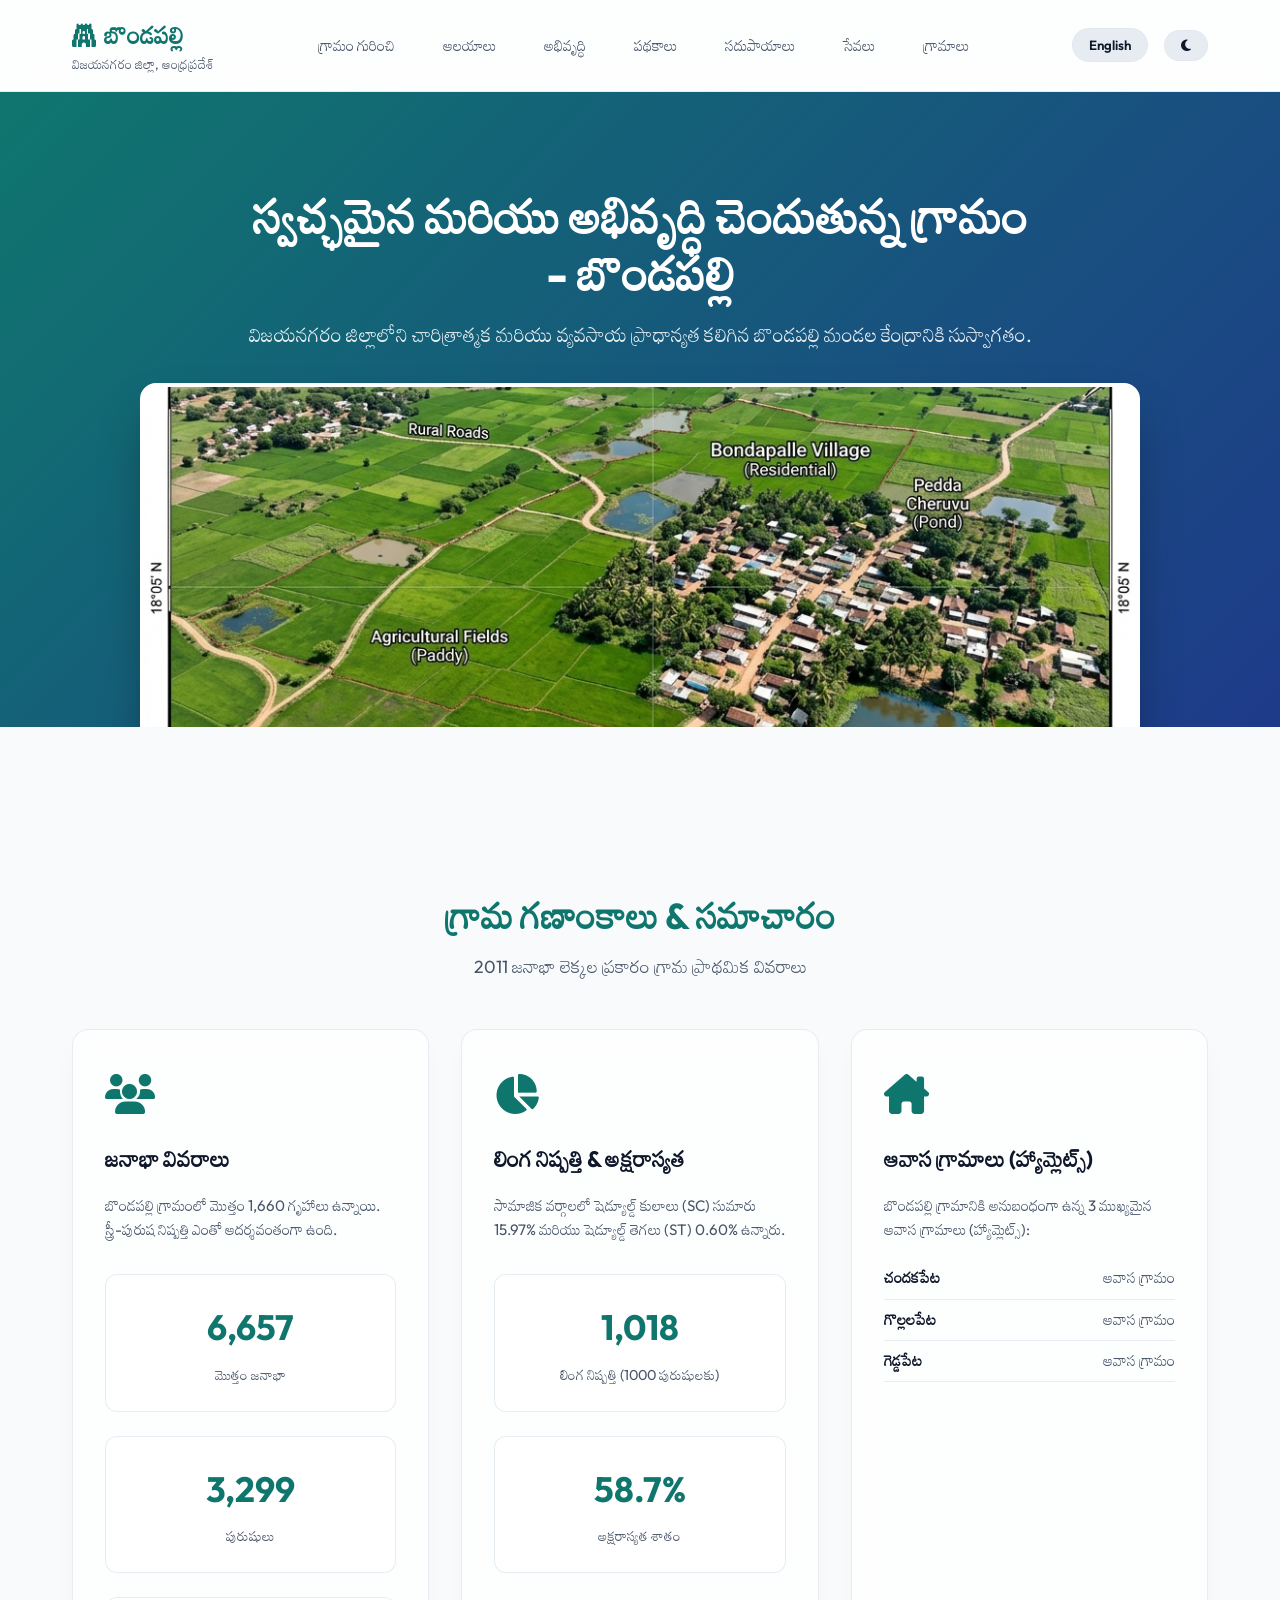
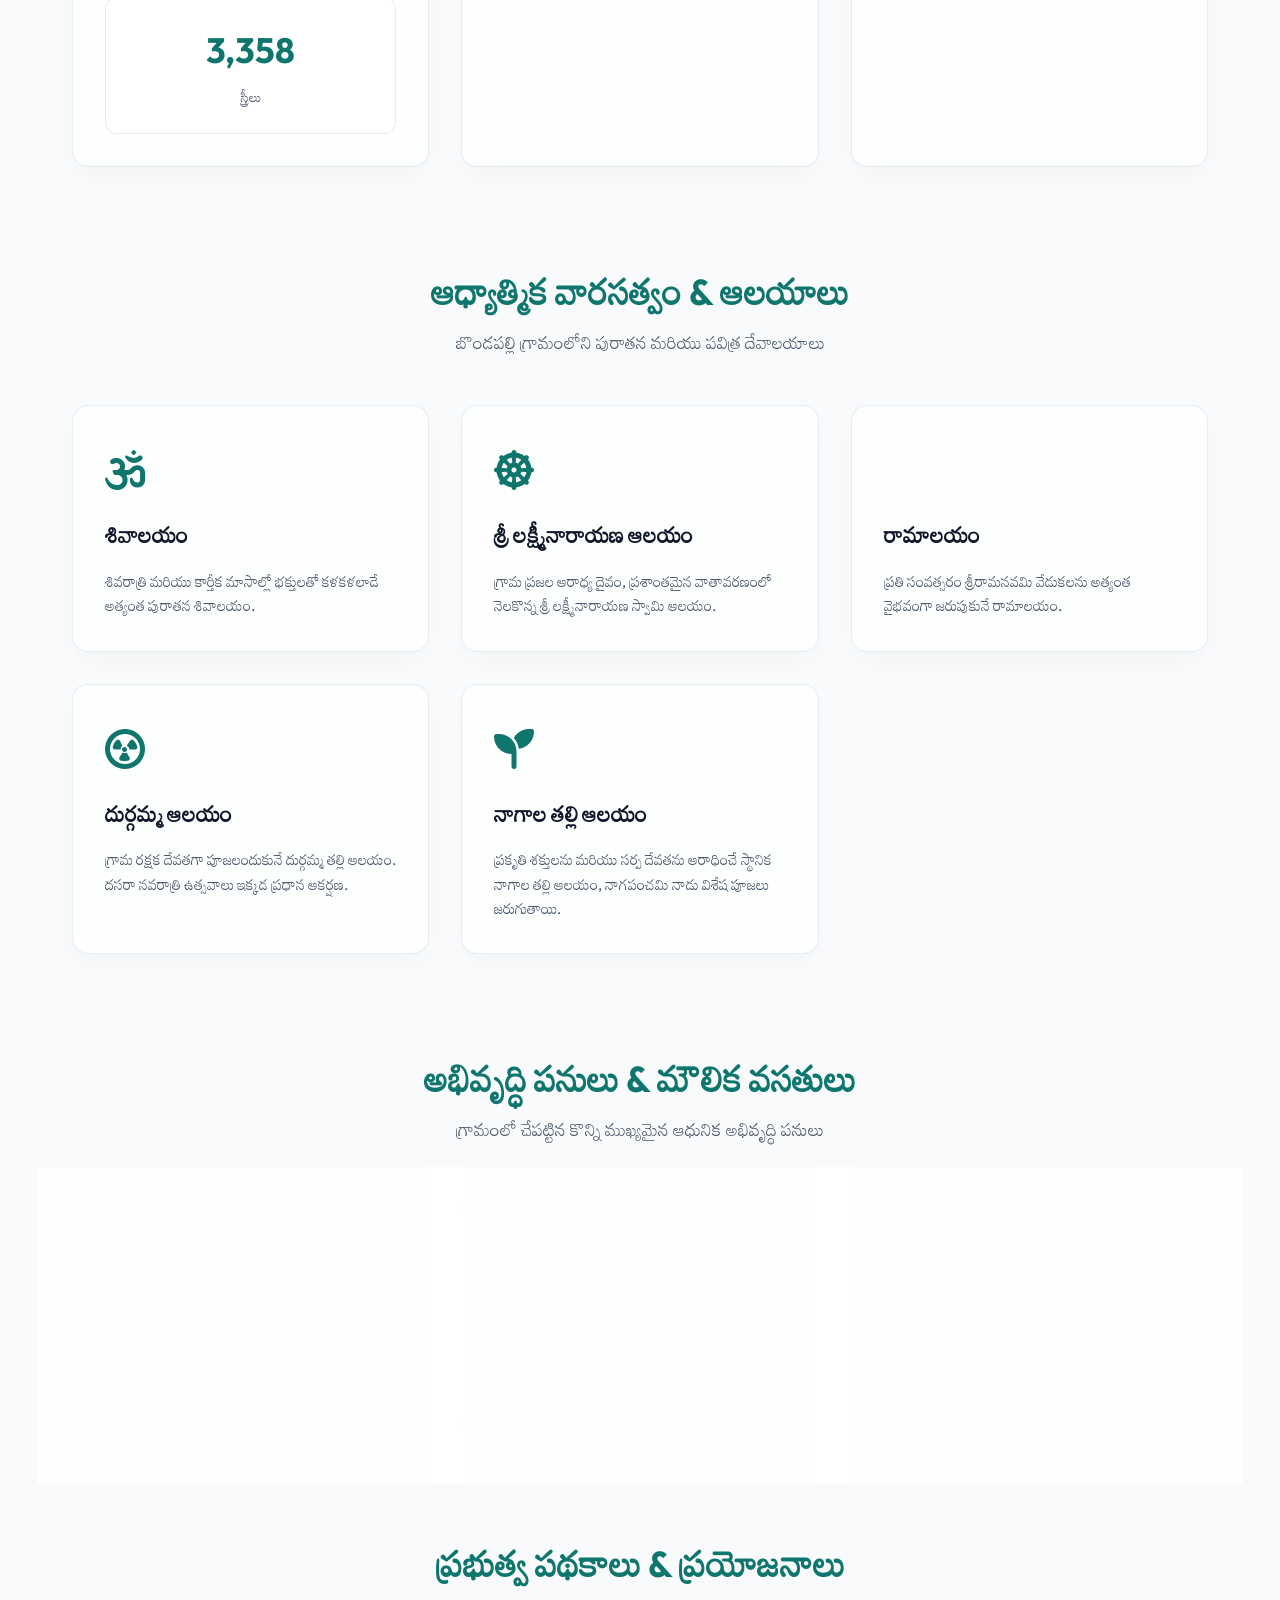
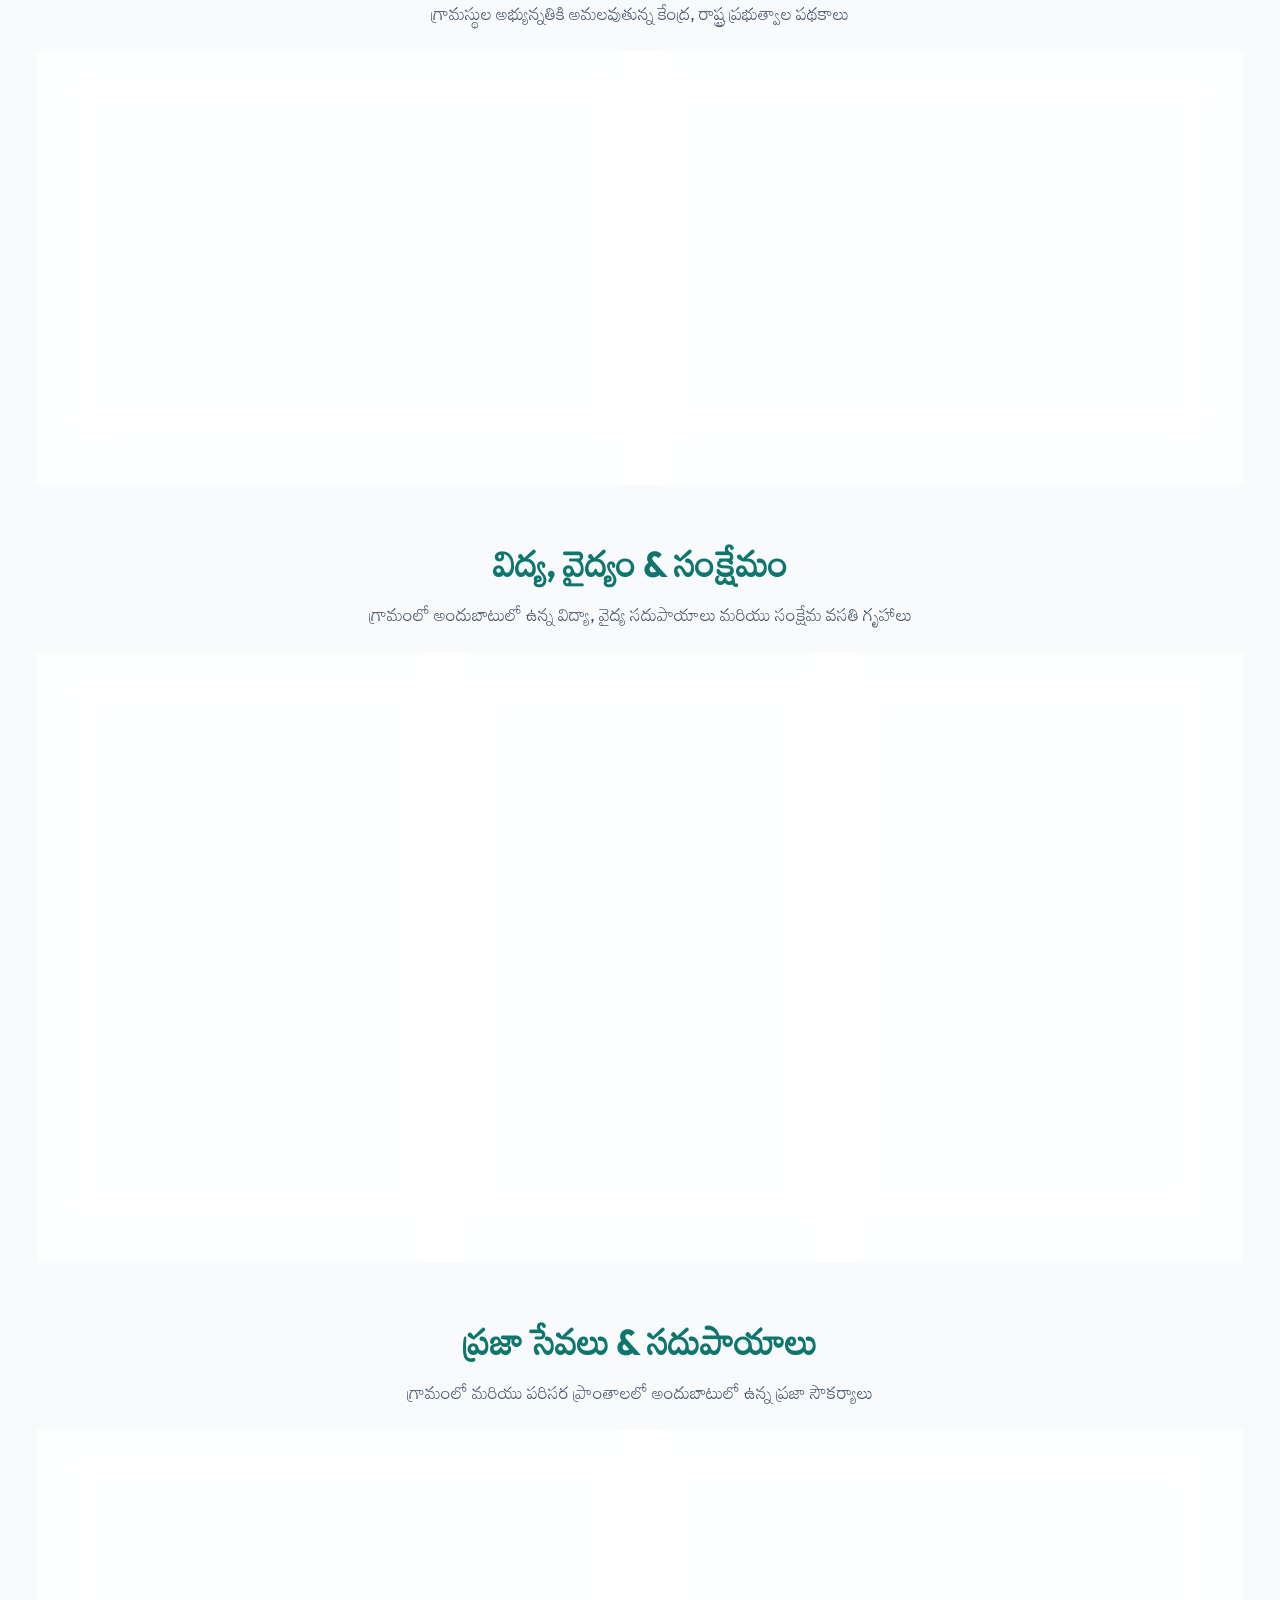
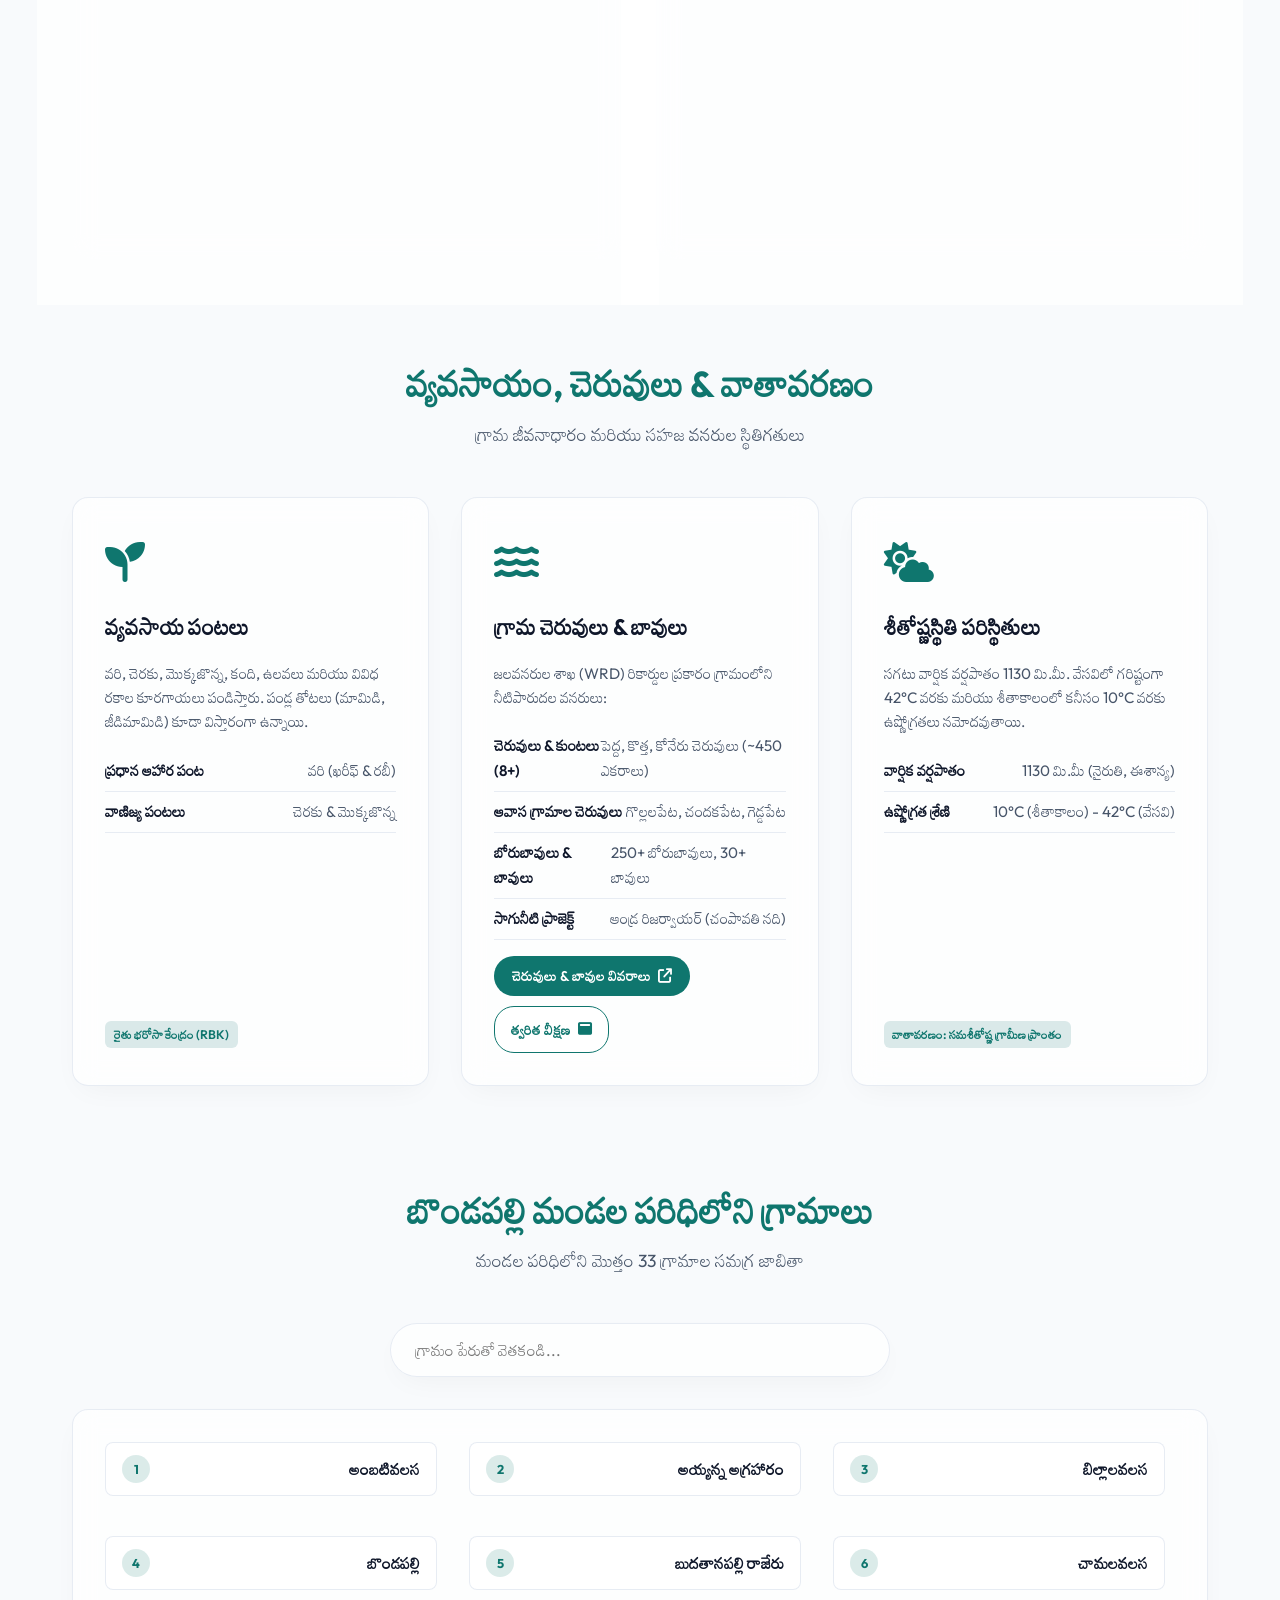
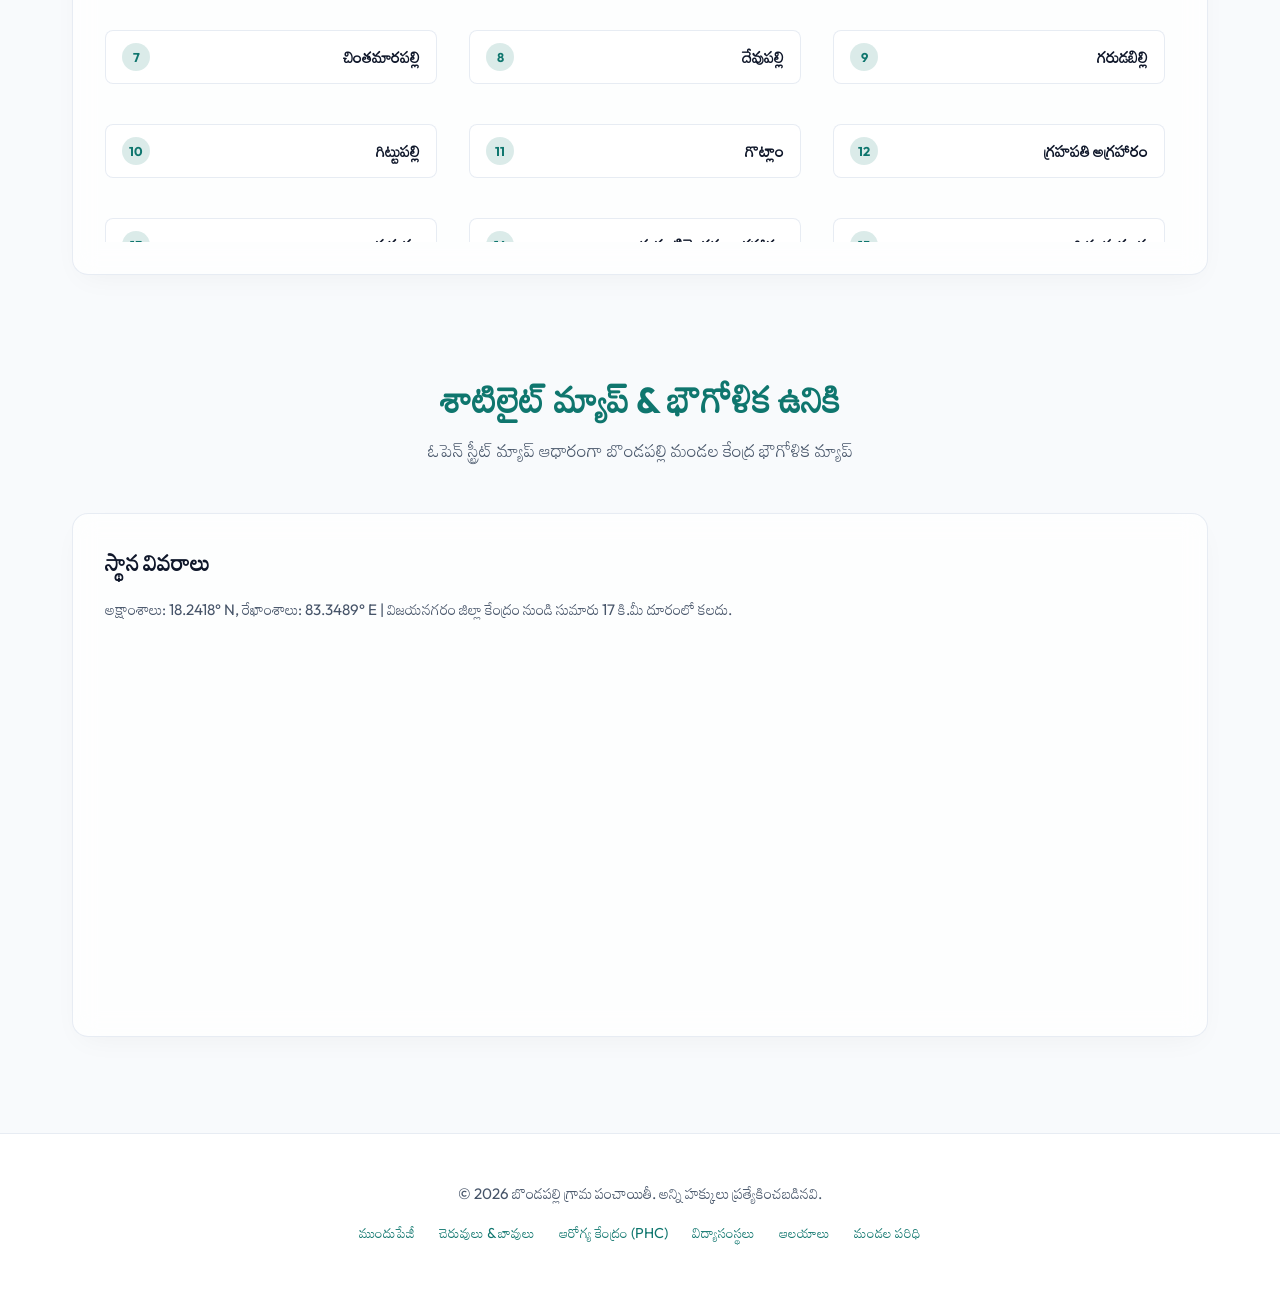
<file: index.html>
<!DOCTYPE html>
<html lang="te" data-theme="light">
<head>
    <meta charset="UTF-8">
    <meta name="viewport" content="width=device-width, initial-scale=1.0">
    <title>బొండపల్లి గ్రామ అధికారిక వెబ్‌సైట్ | Bondapalle Village Official Website</title>
    <meta name="description" content="బొండపల్లి గ్రామ అధికారిక వెబ్‌సైట్. జనాభా, ఆలయాలు, పాఠశాలలు, ఆసుపత్రులు, వ్యవసాయం మరియు అభివృద్ధి పనుల వివరాలు. Official website of Bondapalle village, Vizianagaram, AP. Explore demographics, temples, education, healthcare, and development.">
    <link rel="stylesheet" href="style.css?v=20261121_3">
    <!-- FontAwesome for Premium Icons -->
    <link rel="stylesheet" href="https://cdnjs.cloudflare.com/ajax/libs/font-awesome/6.4.0/css/all.min.css">
</head>
<body>

    <!-- Header Navigation -->
    <header>
        <div class="nav-container">
            <div class="logo-section">
                <h1 id="nav-logo-text"><i class="fa-solid fa-gopuram"></i> బొండపల్లి</h1>
                <p id="nav-subtitle-text">విజయనగరం జిల్లా, ఆంధ్రప్రదేశ్</p>
            </div>
            <nav>
                <ul id="nav-links">
                    <li><a href="#about" class="active" data-te="గ్రామం గురించి" data-en="About">గ్రామం గురించి</a></li>
                    <li><a href="#temples" data-te="ఆలయాలు" data-en="Temples">ఆలయాలు</a></li>
                    <li><a href="#development" data-te="అభివృద్ధి" data-en="Development">అభివృద్ధి</a></li>
                    <li><a href="#schemes" data-te="పథకాలు" data-en="Schemes">పథకాలు</a></li>
                    <li><a href="#infrastructure" data-te="సదుపాయాలు" data-en="Infrastructure">సదుపాయాలు</a></li>
                    <li><a href="#services" data-te="సేవలు" data-en="Services">సేవలు</a></li>
                    <li><a href="#hamlets" data-te="గ్రామాలు" data-en="Hamlets">గ్రామాలు</a></li>
                </ul>
            </nav>
            <div class="controls">
                <button class="btn-lang" id="lang-toggle" onclick="toggleLanguage()">English</button>
                <button class="btn-icon" id="theme-toggle" onclick="toggleTheme()" aria-label="Toggle Theme">
                    <i class="fa-solid fa-moon"></i>
                </button>
            </div>
        </div>
    </header>

    <!-- Hero Section -->
    <section class="hero">
        <div class="hero-content">
            <h2 id="hero-title" data-te="స్వచ్ఛమైన మరియు అభివృద్ధి చెందుతున్న గ్రామం - బొండపల్లి" data-en="Welcome to Bondapalle - A Progressive & Green Village">స్వచ్ఛమైన మరియు అభివృద్ధి చెందుతున్న గ్రామం - బొండపల్లి</h2>
            <p id="hero-subtitle" data-te="విజయనగరం జిల్లాలోని చారిత్రాత్మక మరియు వ్యవసాయ ప్రాధాన్యత కలిగిన బొండపల్లి మండల కేంద్రానికి సుస్వాగతం." data-en="Welcome to the administrative headquarters of Bondapalle Mandal, Vizianagaram District, Andhra Pradesh.">విజయనగరం జిల్లాలోని చారిత్రాత్మక మరియు వ్యవసాయ ప్రాధాన్యత కలిగిన బొండపల్లి మండల కేంద్రానికి సుస్వాగతం.</p>
        </div>
        <div class="hero-graphic">
            <img src="satellite_view.png" alt="Bondapalle Village Satellite View" id="hero-img">
        </div>
    </section>

    <main>
        <!-- About & Demographics -->
        <section id="about" class="section">
            <div class="section-header">
                <h2 data-te="గ్రామ గణాంకాలు & సమాచారం" data-en="Village Overview & Demographics">గ్రామ గణాంకాలు & సమాచారం</h2>
                <p data-te="2011 జనాభా లెక్కల ప్రకారం గ్రామ ప్రాథమిక వివరాలు" data-en="Key demographic insights of the village based on Census 2011">2011 జనాభా లెక్కల ప్రకారం గ్రామ ప్రాథమిక వివరాలు</p>
            </div>
            <div class="grid-3">
                <div class="card">
                    <div class="card-icon"><i class="fa-solid fa-users"></i></div>
                    <h3 data-te="జనాభా వివరాలు" data-en="Demographics">జనాభా వివరాలు</h3>
                    <p data-te="బొండపల్లి గ్రామంలో మొత్తం 1,660 గృహాలు ఉన్నాయి. స్త్రీ-పురుష నిష్పత్తి ఎంతో ఆదర్శవంతంగా ఉంది." data-en="Bondapalle village has 1,660 households with a well-balanced sex ratio and active rural community."></p>
                    <div class="stats-grid">
                        <div class="stat-box">
                            <div class="stat-number">6,657</div>
                            <div class="stat-label" data-te="మొత్తం జనాభా" data-en="Total Population">మొత్తం జనాభా</div>
                        </div>
                        <div class="stat-box">
                            <div class="stat-number">3,299</div>
                            <div class="stat-label" data-te="పురుషులు" data-en="Males">పురుషులు</div>
                        </div>
                        <div class="stat-box">
                            <div class="stat-number">3,358</div>
                            <div class="stat-label" data-te="స్త్రీలు" data-en="Females">స్త్రీలు</div>
                        </div>
                    </div>
                </div>

                <div class="card">
                    <div class="card-icon"><i class="fa-solid fa-chart-pie"></i></div>
                    <h3 data-te="లింగ నిష్పత్తి & అక్షరాస్యత" data-en="Sex Ratio & Literacy">లింగ నిష్పత్తి & అక్షరాస్యత</h3>
                    <p data-te="సామాజిక వర్గాలలో షెడ్యూల్డ్ కులాలు (SC) సుమారు 15.97% మరియు షెడ్యూల్డ్ తెగలు (ST) 0.60% ఉన్నారు." data-en="Scheduled Castes account for 15.97% (1,063) and Scheduled Tribes account for 0.60% (40) of the population."></p>
                    <div class="stats-grid">
                        <div class="stat-box">
                            <div class="stat-number">1,018</div>
                            <div class="stat-label" data-te="లింగ నిష్పత్తి (1000 పురుషులకు)" data-en="Sex Ratio (Per 1000 Males)">లింగ నిష్పత్తి (1000 పురుషులకు)</div>
                        </div>
                        <div class="stat-box">
                            <div class="stat-number">58.7%</div>
                            <div class="stat-label" data-te="అక్షరాస్యత శాతం" data-en="Literacy Rate">అక్షరాస్యత శాతం</div>
                        </div>
                    </div>
                </div>

                <div class="card">
                    <div class="card-icon"><i class="fa-solid fa-house-chimney"></i></div>
                    <h3 data-te="ఆవాస గ్రామాలు (హ్యామ్లెట్స్)" data-en="Hamlets of Bondapalle">ఆవాస గ్రామాలు (హ్యామ్లెట్స్)</h3>
                    <p data-te="బొండపల్లి గ్రామానికి అనుబంధంగా ఉన్న 3 ముఖ్యమైన ఆవాస గ్రామాలు (హ్యామ్లెట్స్):" data-en="The 3 key hamlets/settlements under Bondapalle village administration:"></p>
                    <ul class="list-unstyled">
                        <li>
                            <span data-te="చందకపేట" data-en="Chandaka peta">చందకపేట</span>
                            <span data-te="ఆవాస గ్రామం" data-en="Hamlet">ఆవాస గ్రామం</span>
                        </li>
                        <li>
                            <span data-te="గొల్లలపేట" data-en="Gollala peta">గొల్లలపేట</span>
                            <span data-te="ఆవాస గ్రామం" data-en="Hamlet">ఆవాస గ్రామం</span>
                        </li>
                        <li>
                            <span data-te="గెడ్డపేట" data-en="Gedda peta">గెడ్డపేట</span>
                            <span data-te="ఆవాస గ్రామం" data-en="Hamlet">ఆవాస గ్రామం</span>
                        </li>
                    </ul>
                </div>
            </div>
        </section>

        <!-- Temples Section -->
        <section id="temples" class="section">
            <div class="section-header">
                <h2 data-te="ఆధ్యాత్మిక వారసత్వం & ఆలయాలు" data-en="Spiritual Heritage & Temples">ఆధ్యాత్మిక వారసత్వం & ఆలయాలు</h2>
                <p data-te="బొండపల్లి గ్రామంలోని పురాతన మరియు పవిత్ర దేవాలయాలు" data-en="Ancient and revered temples in Bondapalle village">బొండపల్లి గ్రామంలోని పురాతన మరియు పవిత్ర దేవాలయాలు</p>
            </div>
            <div class="grid-3">
                <div class="card">
                    <div class="card-icon"><i class="fa-solid fa-om"></i></div>
                    <h3 data-te="శివాలయం" data-en="Shivalayam">శివాలయం</h3>
                    <p data-te="శివరాత్రి మరియు కార్తీక మాసాల్లో భక్తులతో కళకళలాడే అత్యంత పురాతన శివాలయం." data-en="Ancient Shiva temple which attracts hundreds of devotees during Maha Shivaratri and Kartika Masam festivals."></p>
                </div>
                <div class="card">
                    <div class="card-icon"><i class="fa-solid fa-dharmachakra"></i></div>
                    <h3 data-te="శ్రీ లక్ష్మీనారాయణ ఆలయం" data-en="Sri Lakshminarayana Temple">శ్రీ లక్ష్మీనారాయణ ఆలయం</h3>
                    <p data-te="గ్రామ ప్రజల ఆరాధ్య దైవం, ప్రశాంతమైన వాతావరణంలో నెలకొన్న శ్రీ లక్ష్మీనారాయణ స్వామి ఆలయం." data-en="Revered temple of Lord Lakshminarayana, serving as a center of peace and local community prayers."></p>
                </div>
                <div class="card">
                    <div class="card-icon"><i class="fa-solid fa-temple"></i></div>
                    <h3 data-te="రామాలయం" data-en="Ramalayam">రామాలయం</h3>
                    <p data-te="ప్రతి సంవత్సరం శ్రీరామనవమి వేడుకలను అత్యంత వైభవంగా జరుపుకునే రామాలయం." data-en="The local Lord Rama temple, famous for grand Sri Rama Navami celebrations and community feasts."></p>
                </div>
                <div class="card">
                    <div class="card-icon"><i class="fa-solid fa-circle-radiation"></i></div>
                    <h3 data-te="దుర్గమ్మ ఆలయం" data-en="Durgamma Temple">దుర్గమ్మ ఆలయం</h3>
                    <p data-te="గ్రామ రక్షక దేవతగా పూజలందుకునే దుర్గమ్మ తల్లి ఆలయం. దసరా నవరాత్రి ఉత్సవాలు ఇక్కడ ప్రధాన ఆకర్షణ." data-en="Dedicated to Goddess Durgamma, the guardian deity of the village, celebrating grand Vijayadashami festivals."></p>
                </div>
                <div class="card">
                    <div class="card-icon"><i class="fa-solid fa-sprout"></i></div>
                    <h3 data-te="నాగాల తల్లి ఆలయం" data-en="Nagala Thalli Temple">నాగాల తల్లి ఆలయం</h3>
                    <p data-te="ప్రకృతి శక్తులను మరియు సర్ప దేవతను ఆరాధించే స్థానిక నాగాల తల్లి ఆలయం, నాగపంచమి నాడు విశేష పూజలు జరుగుతాయి." data-en="A temple dedicated to Nagala Thalli (Serpent Deity), representing nature worship with special rituals during Nagula Chavithi."></p>
                </div>
            </div>
        </section>

        <!-- Development & Amenities -->
        <section id="development" class="section">
            <div class="section-header">
                <h2 data-te="అభివృద్ధి పనులు & మౌలిక వసతులు" data-en="Development Works & Infrastructure">అభివృద్ధి పనులు & మౌలిక వసతులు</h2>
                <p data-te="గ్రామంలో చేపట్టిన కొన్ని ముఖ్యమైన ఆధునిక అభివృద్ధి పనులు" data-en="Key modernization and civic infrastructure projects implemented in the village">గ్రామంలో చేపట్టిన కొన్ని ముఖ్యమైన ఆధునిక అభివృద్ధి పనులు</p>
            </div>
            <div class="grid-3">
                <div class="card">
                    <div class="card-icon"><i class="fa-solid fa-road"></i></div>
                    <h3 data-te="సిమెంట్ రోడ్లు (CC Roads)" data-en="Cement Concrete Roads">సిమెంట్ రోడ్లు (CC Roads)</h3>
                    <p data-te="గ్రామంలోని ప్రతి వీధికి పక్కా సిమెంట్ రోడ్ల నిర్మాణం పూర్తి చేసి రవాణాను సులభతరం చేశారు." data-en="Paved high-quality concrete cement roads have been laid connecting all streets within the village."></p>
                </div>
                <div class="card">
                    <div class="card-icon"><i class="fa-solid fa-faucet-drip"></i></div>
                    <h3 data-te="ఇంటింటికీ రక్షిత మంచినీరు" data-en="Tap Water For Every Home">ఇంటింటికీ రక్షిత మంచినీరు</h3>
                    <p data-te="జల జీవన్ మిషన్ ద్వారా గ్రామంలోని ప్రతి ఇంటికి రక్షిత మంచినీటి కనెక్షన్ ఏర్పాటు చేయబడింది." data-en="Safe drinking tap water has been supplied to every household under the Jal Jeevan Mission initiative."></p>
                </div>
                <div class="card">
                    <div class="card-icon"><i class="fa-solid fa-lightbulb"></i></div>
                    <h3 data-te="LED వీధి దీపాలు" data-en="LED Street Lighting">LED వీధి దీపాలు</h3>
                    <p data-te="రాత్రి సమయాల్లో రక్షణ మరియు వెలుతురు కోసం గ్రామమంతటా సరికొత్త LED వీధి దీపాలను అమర్చారు." data-en="Energy-efficient LED streetlights have been installed across all pathways for safety and night visibility."></p>
                </div>
            </div>
        </section>

        <!-- Schemes Section -->
        <section id="schemes" class="section">
            <div class="section-header">
                <h2 data-te="ప్రభుత్వ పథకాలు & ప్రయోజనాలు" data-en="Government Schemes & Benefits">ప్రభుత్వ పథకాలు & ప్రయోజనాలు</h2>
                <p data-te="గ్రామస్థుల అభ్యున్నతికి అమలవుతున్న కేంద్ర, రాష్ట్ర ప్రభుత్వాల పథకాలు" data-en="Central and State schemes aiding local farmers, youth, and women in Bondapalle">గ్రామస్థుల అభ్యున్నతికి అమలవుతున్న కేంద్ర, రాష్ట్ర ప్రభుత్వాల పథకాలు</p>
            </div>
            <div class="grid-2">
                <div class="card">
                    <div class="card-icon"><i class="fa-solid fa-landmark"></i></div>
                    <h3 data-te="రాష్ట్ర ప్రభుత్వ పథకాలు" data-en="Andhra Pradesh State Schemes">రాష్ట్ర ప్రభుత్వ పథకాలు</h3>
                    <ul class="list-unstyled">
                        <li>
                            <span data-te="తల్లికి వందనం (అమ్మ ఒడి)" data-en="Thalliki Vandanam (Amma Vodi)">తల్లికి వందనం (అమ్మ ఒడి)</span>
                            <span data-te="పాఠశాల విద్యార్థుల తల్లులకు ఆర్థిక సహాయం" data-en="Financial support for school education">పాఠశాల విద్యార్థుల తల్లులకు ఆర్థిక సహాయం</span>
                        </li>
                        <li>
                            <span data-te="రైతు భరోసా" data-en="Rythu Bharosa">రైతు భరోసా</span>
                            <span data-te="పెట్టుబడి సాయంగా నిధులు విడుదల" data-en="Investment support for farmers">పెట్టుబడి సాయంగా నిధులు విడుదల</span>
                        </li>
                        <li>
                            <span data-te="పెన్షన్ కానుక" data-en="Pension Kanuka">పెన్షన్ కానుక</span>
                            <span data-te="వృద్ధులు, వితంతువులకు సామాజిక భద్రత" data-en="Monthly pension for elderly & widows">వృద్ధులు, వితంతువులకు సామాజిక భద్రత</span>
                        </li>
                        <li>
                            <span data-te="ఆరోగ్యశ్రీ" data-en="Aarogyasri">ఆరోగ్యశ్రీ</span>
                            <span data-te="ఉచిత కార్పొరేట్ వైద్య సదుపాయం" data-en="Free health insurance coverage">ఉచిత కార్పొరేట్ వైద్య సదుపాయం</span>
                        </li>
                    </ul>
                </div>

                <div class="card">
                    <div class="card-icon"><i class="fa-solid fa-building-columns"></i></div>
                    <h3 data-te="కేంద్ర ప్రభుత్వ పథకాలు" data-en="Central Government Schemes">కేంద్ర ప్రభుత్వ పథకాలు</h3>
                    <ul class="list-unstyled">
                        <li>
                            <span data-te="పీఎం కిసాన్" data-en="PM-KISAN">పీఎం కిసాన్</span>
                            <span data-te="రైతులకు వార్షిక సహాయం" data-en="Annual income support to farmers">రైతులకు వార్షిక సహాయం</span>
                        </li>
                        <li>
                            <span data-te="జల జీవన్ మిషన్" data-en="Jal Jeevan Mission">జల జీవన్ మిషన్</span>
                            <span data-te="ఇంటింటికీ సురక్షిత మంచినీరు" data-en="Tap water supply to households">ఇంటింటికీ సురక్షిత మంచినీరు</span>
                        </li>
                        <li>
                            <span data-te="ఉపాధి హామీ పథకం (MGNREGS)" data-en="MGNREGS (Rural Employment)">ఉపాధి హామీ పథకం (MGNREGS)</span>
                            <span data-te="గ్రామీణ పేదలకు 100 రోజుల పని దినాలు" data-en="100 days of guaranteed wage labor">గ్రామీణ పేదలకు 100 రోజుల పని దినాలు</span>
                        </li>
                        <li>
                            <span data-te="ఆయుష్మాన్ భారత్ (PM-JAY)" data-en="Ayushman Bharat (PM-JAY)">ఆయుష్మాన్ భారత్ (PM-JAY)</span>
                            <span data-te="కుటుంబానికి 5 లక్షల వైద్య బీమా" data-en="5 Lakh free family health cover">కుటుంబానికి 5 లక్షల వైద్య బీమా</span>
                        </li>
                    </ul>
                </div>
            </div>
        </section>

        <!-- Education & Healthcare & Hostels -->
        <section id="infrastructure" class="section">
            <div class="section-header">
                <h2 data-te="విద్య, వైద్యం & సంక్షేమం" data-en="Education, Health & Welfare Hostels">విద్య, వైద్యం & సంక్షేమం</h2>
                <p data-te="గ్రామంలో అందుబాటులో ఉన్న విద్యా, వైద్య సదుపాయాలు మరియు సంక్షేమ వసతి గృహాలు" data-en="Educational institutions, healthcare centers, and social welfare hostels in the mandal">గ్రామంలో అందుబాటులో ఉన్న విద్యా, వైద్య సదుపాయాలు మరియు సంక్షేమ వసతి గృహాలు</p>
            </div>

            <div class="grid-3">
                <div class="card">
                    <div class="card-icon"><i class="fa-solid fa-graduation-cap"></i></div>
                    <h3 data-te="పాఠశాలలు & కళాశాలలు" data-en="Schools & Colleges">పాఠశాలలు & కళాశాలలు</h3>
                    <p data-te="బొండపల్లి గ్రామ పరిధిలోని ప్రధాన ప్రభుత్వ మరియు ప్రైవేట్ విద్యాసంస్థలు:" data-en="Key government and private educational institutions in Bondapalli:">బొండపల్లి గ్రామ పరిధిలోని ప్రధాన ప్రభుత్వ మరియు ప్రైవేట్ విద్యాసంస్థలు:</p>
                    <ul class="list-unstyled">
                        <li>
                            <span data-te="ప్రభుత్వ ఉన్నత పాఠశాలలు" data-en="Govt High Schools">ప్రభుత్వ ఉన్నత పాఠశాలలు</span>
                            <span data-te="ZPHS, KGBV గురుకులం" data-en="ZPHS, KGBV Girls">ZPHS, KGBV గురుకులం</span>
                        </li>
                        <li>
                            <span data-te="ప్రాథమిక పాఠశాలలు (6)" data-en="Primary Schools (6)">ప్రాథమిక పాఠశాలలు (6)</span>
                            <span data-te="MPPS మెయిన్ & ఆవాసాలు" data-en="MPPS Main & Hamlets">MPPS మెయిన్ & ఆవాసాలు</span>
                        </li>
                        <li>
                            <span data-te="జూనియర్ కళాశాల" data-en="Junior College">జూనియర్ కళాశాల</span>
                            <span data-te="శ్రీ సాయి సిద్ధార్థ కళాశాల" data-en="Sri Sai Siddhartha">శ్రీ సాయి సిద్ధార్థ కళాశాల</span>
                        </li>
                        <li>
                            <span data-te="ప్రైవేట్ పాలిటెక్నిక్ కళాశాల" data-en="Private Polytechnic">ప్రైవేట్ పాలిటెక్నిక్ కళాశాల</span>
                            <span data-te="అక్షర (సాయి కృష్ణ) పాలిటెక్నిక్" data-en="Aksharaa (Sai Krishna) Poly">అక్షర (సాయి కృష్ణ) పాలిటెక్నిక్</span>
                        </li>
                    </ul>
                    <div class="card-actions">
                        <a href="schools.html?v=20261121_2" target="_blank" rel="noopener noreferrer" class="btn-details" title="Open complete schools directory in a new window">
                            <span data-te="అన్ని పాఠశాలల వివరాలు" data-en="All School Details">అన్ని పాఠశాలల వివరాలు</span>
                            <i class="fa-solid fa-arrow-up-right-from-square"></i>
                        </a>
                        <button type="button" class="btn-details-secondary" onclick="openSchoolsModal()" title="View complete list in popup">
                            <span data-te="త్వరిత వీక్షణ" data-en="Quick View">త్వరిత వీక్షణ</span>
                            <i class="fa-solid fa-window-maximize"></i>
                        </button>
                    </div>
                </div>

                <div class="card">
                    <div class="card-icon"><i class="fa-solid fa-hospital"></i></div>
                    <h3 data-te="ప్రాథమిక ఆరోగ్య కేంద్రం (PHC)" data-en="Primary Health Centre">ప్రాథమిక ఆరోగ్య కేంద్రం (PHC)</h3>
                    <p data-te="ఆంధ్రప్రదేశ్ ఆరోగ్య శాఖ ద్వారా బొండపల్లిలో 24/7 ఉచిత వైద్య సేవలు:" data-en="Official 24/7 public healthcare services under AP Health Department:">ఆంధ్రప్రదేశ్ ఆరోగ్య శాఖ ద్వారా బొండపల్లిలో 24/7 ఉచిత వైద్య సేవలు:</p>
                    <ul class="list-unstyled">
                        <li>
                            <span data-te="పడకల సామర్థ్యం (Beds)" data-en="Bed Capacity">పడకల సామర్థ్యం (Beds)</span>
                            <span data-te="6 పడకలు (ఇన్‌పేషెంట్ & ప్రసవ వార్డు)" data-en="6 Inpatient Beds (Maternity)">6 పడకలు (ఇన్‌పేషెంట్ & ప్రసవ వార్డు)</span>
                        </li>
                        <li>
                            <span data-te="వైద్య అధికారి సంప్రదింపు" data-en="Medical Officer Phone">వైద్య అధికారి సంప్రదింపు</span>
                            <span><a href="tel:9912864979" style="color: var(--accent); font-weight: 700; text-decoration: none;"><i class="fa-solid fa-phone"></i> 9912864979</a></span>
                        </li>
                        <li>
                            <span data-te="అత్యవసర అంబులెన్స్" data-en="Emergency Helplines">అత్యవసర అంబులెన్స్</span>
                            <span data-te="108 & 104 (24 గంటల సేవలు)" data-en="108 & 104 (24/7 Toll-free)">108 & 104 (24 గంటల సేవలు)</span>
                        </li>
                        <li>
                            <span data-te="ఆరోగ్య పథకాలు & ల్యాబ్" data-en="Schemes & Lab Tests">ఆరోగ్య పథకాలు & ల్యాబ్</span>
                            <span data-te="ఆరోగ్యశ్రీ, PM-JAY & ఉచిత ల్యాబ్" data-en="Aarogyasri, PM-JAY & Lab">ఆరోగ్యశ్రీ, PM-JAY & ఉచిత ల్యాబ్</span>
                        </li>
                    </ul>
                    <div class="card-actions">
                        <a href="phc.html?v=20261121_1" target="_blank" rel="noopener noreferrer" class="btn-details" title="Open complete PHC health directory in a new window">
                            <span data-te="పూర్తి వివరాలు" data-en="PHC Details">పూర్తి వివరాలు</span>
                            <i class="fa-solid fa-arrow-up-right-from-square"></i>
                        </a>
                        <button type="button" class="btn-details-secondary" onclick="openPhcModal()" title="Quick view PHC details popup">
                            <span data-te="త్వరిత వీక్షణ" data-en="Quick View">త్వరిత వీక్షణ</span>
                            <i class="fa-solid fa-window-maximize"></i>
                        </button>
                    </div>
                </div>

                <div class="card">
                    <div class="card-icon"><i class="fa-solid fa-hotel"></i></div>
                    <h3 data-te="సంక్షేమ వసతి గృహాలు (Welfare Hostels)" data-en="Social Welfare Hostels">సంక్షేమ వసతి గృహాలు (Welfare Hostels)</h3>
                    <p data-te="గ్రామంలోని వెనుకబడిన తరగతుల (BC) బాలికల వసతి గృహం సదుపాయాలు:" data-en="Facilities provided at the BC Girls Welfare Hostel in Bondapalli:">గ్రామంలోని వెనుకబడిన తరగతుల (BC) బాలికల వసతి గృహం సదుపాయాలు:</p>
                    <ul class="list-unstyled">
                        <li>
                            <span data-te="వసతి సౌకర్యం" data-en="Accommodation">వసతి సౌకర్యం</span>
                            <span data-te="ఉచిత వసతి & పౌష్టికాహారం" data-en="Free Stay & Nutritious Food">ఉచిత వసతి & పౌష్టికాహారం</span>
                        </li>
                        <li>
                            <span data-te="తాగునీటి సదుపాయం" data-en="Drinking Water">తాగునీటి సదుపాయం</span>
                            <span data-te="RO మినరల్ వాటర్ ప్లాంట్" data-en="RO Mineral Water Plant">RO మినరల్ వాటర్ ప్లాంట్</span>
                        </li>
                        <li>
                            <span data-te="డిజిటల్ విద్య" data-en="Digital Learning">డిజిటల్ విద్య</span>
                            <span data-te="కంప్యూటర్ & డిజిటల్ తరగతులు" data-en="Digital Classes & Inverter">కంప్యూటర్ & డిజిటల్ తరగతులు</span>
                        </li>
                        <li>
                            <span data-te="పర్యవేక్షణ & భద్రత" data-en="Security & Monitoring">పర్యవేక్షణ & భద్రత</span>
                            <span data-te="HPTS యాప్ & FRS హాజరు" data-en="HPTS App & FRS Attendance">HPTS యాప్ & FRS హాజరు</span>
                        </li>
                    </ul>
                    <div class="card-actions">
                        <span class="badge-tag" style="margin-top: 0.35rem;" data-te="ఆంధ్రప్రదేశ్ సాంఘిక సంక్షేమ శాఖ ఆమోదం" data-en="AP Social Welfare Dept Approved">ఆంధ్రప్రదేశ్ సాంఘిక సంక్షేమ శాఖ ఆమోదం</span>
                    </div>
                </div>
            </div>
        </section>

        <!-- Public Services & Amenities -->
        <section id="services" class="section">
            <div class="section-header">
                <h2 data-te="ప్రజా సేవలు & సదుపాయాలు" data-en="Public Services & Amenities">ప్రజా సేవలు & సదుపాయాలు</h2>
                <p data-te="గ్రామంలో మరియు పరిసర ప్రాంతాలలో అందుబాటులో ఉన్న ప్రజా సౌకర్యాలు" data-en="Government offices, financial services, and public utility offices serving the village">గ్రామంలో మరియు పరిసర ప్రాంతాలలో అందుబాటులో ఉన్న ప్రజా సౌకర్యాలు</p>
            </div>
            <div class="grid-2">
                <div class="card">
                    <div class="card-icon"><i class="fa-solid fa-building"></i></div>
                    <h3 data-te="ప్రభుత్వ కార్యాలయాలు & సేవలు" data-en="Government Offices & Utilities">ప్రభుత్వ కార్యాలయాలు & సేవలు</h3>
                    <ul class="list-unstyled">
                        <li>
                            <span data-te="గ్రామ పంచాయతీ కార్యాలయం" data-en="Gram Panchayat Office">గ్రామ పంచాయతీ కార్యాలయం</span>
                            <span data-te="స్థానిక పరిపాలనా కేంద్రం" data-en="Local Administration Hub">స్థానిక పరిపాలనా కేంద్రం</span>
                        </li>
                        <li>
                            <span data-te="గ్రామ సచివాలయం" data-en="Grama Sachivalayam">గ్రామ సచివాలయం</span>
                            <span data-te="ప్రభుత్వ సేవలు మరియు దరఖాస్తులు" data-en="Public schemes & citizen services">ప్రభుత్వ సేవలు మరియు దరఖాస్తులు</span>
                        </li>
                        <li>
                            <span data-te="సబ్ పోస్ట్ ఆఫీస్ (పిన్: 535260)" data-en="Sub Post Office (PIN: 535260)">సబ్ పోస్ట్ ఆఫీస్ (పిన్: 535260)</span>
                            <span data-te="తపాలా మరియు పొదుపు సేవలు" data-en="Postal & savings services">తపాలా మరియు పొదుపు సేవలు</span>
                        </li>
                        <li>
                            <span data-te="బొండపల్లి పోలీస్ స్టేషన్" data-en="Bondapalli Police Station">బొండపల్లి పోలీస్ స్టేషన్</span>
                            <span data-te="సహాయం కొరకు: 9121109462 / 100" data-en="Contact: 9121109462 / 100">సహాయం కొరకు: 9121109462 / 100</span>
                        </li>
                        <li>
                            <span data-te="ప్రభుత్వ గ్రంథాలయం" data-en="Government Library">ప్రభుత్వ గ్రంథాలయం</span>
                            <span data-te="జ్ఞాన వికాస కేంద్రం, ఉచిత పుస్తక పఠనం" data-en="Local branch library for readers">జ్ఞాన వికాస కేంద్రం, ఉచిత పుస్తక పఠనం</span>
                        </li>
                    </ul>
                </div>

                <div class="card">
                    <div class="card-icon"><i class="fa-solid fa-handshake-angle"></i></div>
                    <h3 data-te="ఆర్థిక & జీవనోపాధి సదుపాయాలు" data-en="Financial & Utility Amenities">ఆర్థిక & జీవనోపాధి సదుపాయాలు</h3>
                    <ul class="list-unstyled">
                        <li>
                            <span data-te="స్టేట్ బ్యాంక్ ఆఫ్ ఇండియా (SBI)" data-en="State Bank of India (SBI)">స్టేట్ బ్యాంక్ ఆఫ్ ఇండియా (SBI)</span>
                            <span data-te="NH 43, IFSC: SBIN0014387" data-en="NH 43, IFSC: SBIN0014387">NH 43, IFSC: SBIN0014387</span>
                        </li>
                        <li>
                            <span data-te="ఆంధ్ర ప్రగతి గ్రామీణ బ్యాంక్" data-en="AP Grameena Vikas Bank">ఆంధ్ర ప్రగతి గ్రామీణ బ్యాంక్</span>
                            <span data-te="గ్రామీణ బ్యాంకింగ్ సేవలు" data-en="Rural banking services">గ్రామీణ బ్యాంకింగ్ సేవలు</span>
                        </li>
                        <li>
                            <span data-te="ప్రభుత్వ పశువైద్యశాల" data-en="Government Veterinary Hospital">ప్రభుత్వ పశువైద్యశాల</span>
                            <span data-te="పశువుల ఉచిత వైద్యం మరియు చికిత్స" data-en="Animal husbandry and healthcare">పశువుల ఉచిత వైద్యం మరియు చికిత్స</span>
                        </li>
                        <li>
                            <span data-te="వివేకానంద & నాయుడు ఫంక్షన్ హాళ్లు" data-en="Vivekananda & Naidu Function Halls">వివేకానంద & నాయుడు ఫంక్షన్ హాళ్లు</span>
                            <span data-te="స్థానిక వివాహాలు మరియు శుభకార్యాలు" data-en="Marriage halls and event venues">స్థానిక వివాహాలు మరియు శుభకార్యాలు</span>
                        </li>
                        <li>
                            <span data-te="మొక్కల నర్సరీ" data-en="Plant Nursery">మొక్కల నర్సరీ</span>
                            <span data-te="వ్యవసాయం మరియు అలంకార మొక్కలు" data-en="Horticulture and plant saplings">వ్యవసాయం మరియు అలంకార మొక్కలు</span>
                        </li>
                    </ul>
                </div>
            </div>
        </section>

        <!-- Ponds, Agriculture & Climate -->
        <section class="section">
            <div class="section-header">
                <h2 data-te="వ్యవసాయం, చెరువులు & వాతావరణం" data-en="Agriculture, Ponds & Climate">వ్యవసాయం, చెరువులు & వాతావరణం</h2>
                <p data-te="గ్రామ జీవనాధారం మరియు సహజ వనరుల స్థితిగతులు" data-en="The lifeblood of the village: natural resources and weather profile">గ్రామ జీవనాధారం మరియు సహజ వనరుల స్థితిగతులు</p>
            </div>
            <div class="grid-3">
                <div class="card">
                    <div class="card-icon"><i class="fa-solid fa-seedling"></i></div>
                    <h3 data-te="వ్యవసాయ పంటలు" data-en="Agricultural Crops">వ్యవసాయ పంటలు</h3>
                    <p data-te="వరి, చెరకు, మొక్కజొన్న, కంది, ఉలవలు మరియు వివిధ రకాల కూరగాయలు పండిస్తారు. పండ్ల తోటలు (మామిడి, జీడిమామిడి) కూడా విస్తారంగా ఉన్నాయి." data-en="Paddy (rice), sugarcane, maize, pulses, vegetables, and horticulture crops like mango and cashew are primary sources of livelihood.">వరి, చెరకు, మొక్కజొన్న, కంది, ఉలవలు మరియు వివిధ రకాల కూరగాయలు పండిస్తారు. పండ్ల తోటలు (మామిడి, జీడిమామిడి) కూడా విస్తారంగా ఉన్నాయి.</p>
                    <ul class="list-unstyled">
                        <li>
                            <span data-te="ప్రధాన ఆహార పంట" data-en="Main Food Crop">ప్రధాన ఆహార పంట</span>
                            <span data-te="వరి (ఖరీఫ్ & రబీ)" data-en="Paddy (Kharif & Rabi)">వరి (ఖరీఫ్ & రబీ)</span>
                        </li>
                        <li>
                            <span data-te="వాణిజ్య పంటలు" data-en="Commercial Crops">వాణిజ్య పంటలు</span>
                            <span data-te="చెరకు & మొక్కజొన్న" data-en="Sugarcane & Maize">చెరకు & మొక్కజొన్న</span>
                        </li>
                    </ul>
                    <div class="card-actions">
                        <span class="badge-tag" data-te="రైతు భరోసా కేంద్రం (RBK)" data-en="Rythu Bharosa Kendram">రైతు భరోసా కేంద్రం (RBK)</span>
                    </div>
                </div>

                <div class="card">
                    <div class="card-icon"><i class="fa-solid fa-water"></i></div>
                    <h3 data-te="గ్రామ చెరువులు & బావులు" data-en="Ponds & Irrigation Wells">గ్రామ చెరువులు & బావులు</h3>
                    <p data-te="జలవనరుల శాఖ (WRD) రికార్డుల ప్రకారం గ్రామంలోని నీటిపారుదల వనరులు:" data-en="Official irrigation water bodies under Water Resources Dept:">జలవనరుల శాఖ (WRD) రికార్డుల ప్రకారం గ్రామంలోని నీటిపారుదల వనరులు:</p>
                    <ul class="list-unstyled">
                        <li>
                            <span data-te="చెరువులు & కుంటలు (8+)" data-en="Tanks & Ponds (8+)">చెరువులు & కుంటలు (8+)</span>
                            <span data-te="పెద్ద, కొత్త, కోనేరు చెరువులు (~450 ఎకరాలు)" data-en="Pedda, Kotha, Koneru (~450 Ac)">పెద్ద, కొత్త, కోనేరు చెరువులు (~450 ఎకరాలు)</span>
                        </li>
                        <li>
                            <span data-te="ఆవాస గ్రామాల చెరువులు" data-en="Hamlet Water Bodies">ఆవాస గ్రామాల చెరువులు</span>
                            <span data-te="గొల్లలపేట, చందకపేట, గెడ్డపేట" data-en="Gollalapeta, Chandaka, Gedda">గొల్లలపేట, చందకపేట, గెడ్డపేట</span>
                        </li>
                        <li>
                            <span data-te="బోరుబావులు & బావులు" data-en="Borewells & Open Wells">బోరుబావులు & బావులు</span>
                            <span data-te="250+ బోరుబావులు, 30+ బావులు" data-en="250+ Borewells, 30+ Wells">250+ బోరుబావులు, 30+ బావులు</span>
                        </li>
                        <li>
                            <span data-te="సాగునీటి ప్రాజెక్ట్" data-en="Irrigation Project">సాగునీటి ప్రాజెక్ట్</span>
                            <span data-te="ఆండ్ర రిజర్వాయర్ (చంపావతి నది)" data-en="Andra Reservoir (Champavathi)">ఆండ్ర రిజర్వాయర్ (చంపావతి నది)</span>
                        </li>
                    </ul>
                    <div class="card-actions">
                        <a href="irrigation.html?v=20261121_1" target="_blank" rel="noopener noreferrer" class="btn-details" title="Open complete Irrigation & Tanks directory in a new window">
                            <span data-te="చెరువులు & బావుల వివరాలు" data-en="Ponds & Wells Details">చెరువులు & బావుల వివరాలు</span>
                            <i class="fa-solid fa-arrow-up-right-from-square"></i>
                        </a>
                        <button type="button" class="btn-details-secondary" onclick="openIrrigationModal()" title="Quick view Irrigation details in popup">
                            <span data-te="త్వరిత వీక్షణ" data-en="Quick View">త్వరిత వీక్షణ</span>
                            <i class="fa-solid fa-window-maximize"></i>
                        </button>
                    </div>
                </div>

                <div class="card">
                    <div class="card-icon"><i class="fa-solid fa-cloud-sun"></i></div>
                    <h3 data-te="శీతోష్ణస్థితి పరిస్థితులు" data-en="Climate Conditions">శీతోష్ణస్థితి పరిస్థితులు</h3>
                    <p data-te="సగటు వార్షిక వర్షపాతం 1130 మి.మీ. వేసవిలో గరిష్టంగా 42°C వరకు మరియు శీతాకాలంలో కనీసం 10°C వరకు ఉష్ణోగ్రతలు నమోదవుతాయి." data-en="Average annual rainfall is ~1130 mm. Summers reach up to 42°C, while winters are pleasant, dropping down to 10°C.">సగటు వార్షిక వర్షపాతం 1130 మి.మీ. వేసవిలో గరిష్టంగా 42°C వరకు మరియు శీతాకాలంలో కనీసం 10°C వరకు ఉష్ణోగ్రతలు నమోదవుతాయి.</p>
                    <ul class="list-unstyled">
                        <li>
                            <span data-te="వార్షిక వర్షపాతం" data-en="Annual Rainfall">వార్షిక వర్షపాతం</span>
                            <span data-te="1130 మి.మీ (నైరుతి, ఈశాన్య)" data-en="1130 mm (Monsoons)">1130 మి.మీ (నైరుతి, ఈశాన్య)</span>
                        </li>
                        <li>
                            <span data-te="ఉష్ణోగ్రత శ్రేణి" data-en="Temperature Range">ఉష్ణోగ్రత శ్రేణి</span>
                            <span data-te="10°C (శీతాకాలం) - 42°C (వేసవి)" data-en="10°C (Winter) - 42°C (Summer)">10°C (శీతాకాలం) - 42°C (వేసవి)</span>
                        </li>
                    </ul>
                    <div class="card-actions">
                        <span class="badge-tag" data-te="వాతావరణం: సమశీతోష్ణ గ్రామీణ ప్రాంతం" data-en="Tropical Rural Climate">వాతావరణం: సమశీతోష్ణ గ్రామీణ ప్రాంతం</span>
                    </div>
                </div>
            </div>
        </section>

        <!-- Hamlets of Mandal Section -->
        <section id="hamlets" class="section">
            <div class="section-header">
                <h2 data-te="బొండపల్లి మండల పరిధిలోని గ్రామాలు" data-en="Villages Under Bondapalle Mandal">బొండపల్లి మండల పరిధిలోని గ్రామాలు</h2>
                <p data-te="మండల పరిధిలోని మొత్తం 33 గ్రామాల సమగ్ర జాబితా" data-en="Complete searchable database of all 33 villages in the sub-district">మండల పరిధిలోని మొత్తం 33 గ్రామాల సమగ్ర జాబితా</p>
            </div>
            
            <div class="search-container">
                <input type="text" id="village-search" class="search-input" onkeyup="filterVillages()" placeholder="గ్రామం పేరుతో వెతకండి... / Search village name...">
            </div>

            <div class="card">
                <div class="hamlet-list grid-3" id="villages-grid">
                    <!-- Dynamic rendering by app.js -->
                </div>
            </div>
        </section>

        <!-- Geo Location Map -->
        <section class="section">
            <div class="section-header">
                <h2 data-te="శాటిలైట్ మ్యాప్ & భౌగోళిక ఉనికి" data-en="Satellite Map & Location">శాటిలైట్ మ్యాప్ & భౌగోళిక ఉనికి</h2>
                <p data-te="ఓపెన్ స్ట్రీట్ మ్యాప్ ఆధారంగా బొండపల్లి మండల కేంద్ర భౌగోళిక మ్యాప్" data-en="Geographical coordinates and interactive map navigation of Bondapalle Mandal">ఓపెన్ స్ట్రీట్ మ్యాప్ ఆధారంగా బొండపల్లి మండల కేంద్ర భౌగోళిక మ్యాప్</p>
            </div>
            <div class="card">
                <h3 data-te="స్థాన వివరాలు" data-en="Location Info">స్థాన వివరాలు</h3>
                <p data-te="అక్షాంశాలు: 18.2418° N, రేఖాంశాలు: 83.3489° E | విజయనగరం జిల్లా కేంద్రం నుండి సుమారు 17 కి.మీ దూరంలో కలదు." data-en="Coordinates: 18.2418° N, 83.3489° E | Situated around 17 km from Vizianagaram city."></p>
                <iframe class="map-frame" src="https://www.openstreetmap.org/export/embed.html?bbox=83.3100%2C18.2100%2C83.3800%2C18.2700&amp;layer=mapnik&amp;marker=18.2418%2C83.3489"></iframe>
            </div>
        </section>
    </main>

    <!-- Schools & Colleges Modal Window -->
    <div id="schools-modal" class="modal-backdrop" role="dialog" aria-modal="true" aria-labelledby="modal-schools-title">
        <div class="modal-content">
            <div class="modal-header">
                <div class="modal-title">
                    <h3 id="modal-schools-title">
                        <i class="fa-solid fa-graduation-cap"></i>
                        <span data-te="పాఠశాలలు & కళాశాలల పూర్తి వివరాలు" data-en="Schools & Colleges Directory">పాఠశాలలు & కళాశాలల పూర్తి వివరాలు</span>
                    </h3>
                    <p data-te="ఆంధ్రప్రదేశ్ పాఠశాల విద్యాశాఖ & UDISE+ పోర్టల్ ద్వారా నమోదు చేయబడిన విద్యాసంస్థలు" data-en="Official school records registered with AP School Education Department & UDISE+ Portal">ఆంధ్రప్రదేశ్ పాఠశాల విద్యాశాఖ & UDISE+ పోర్టల్ ద్వారా నమోదు చేయబడిన విద్యాసంస్థలు</p>
                </div>
                <div class="modal-header-actions">
                    <a href="schools.html?v=20261121_2" target="_blank" rel="noopener noreferrer" class="portal-badge-link" title="Open in separate tab/window">
                        <span data-te="కొత్త విండోలో తెరవండి" data-en="Open in New Window">కొత్త విండోలో తెరవండి</span>
                        <i class="fa-solid fa-arrow-up-right-from-square"></i>
                    </a>
                    <button type="button" class="modal-close-btn" onclick="closeSchoolsModal()" aria-label="Close modal">
                        <i class="fa-solid fa-xmark"></i>
                    </button>
                </div>
            </div>

            <!-- Notice with Portal Links -->
            <div class="school-portal-notice">
                <p>
                    <i class="fa-solid fa-circle-info"></i> 
                    <span data-te="అధికారిక విద్యాశాఖ పోర్టల్స్:" data-en="Official Education Portals:">అధికారిక విద్యాశాఖ పోర్టల్స్:</span>
                </p>
                <div class="portal-links">
                    <a href="https://cse.ap.gov.in/" target="_blank" rel="noopener noreferrer" class="portal-badge-link">
                        <span>CSE AP Portal</span> <i class="fa-solid fa-arrow-up-right-from-square"></i>
                    </a>
                    <a href="https://src.udiseplus.gov.in/" target="_blank" rel="noopener noreferrer" class="portal-badge-link">
                        <span>UDISE+ KYS</span> <i class="fa-solid fa-arrow-up-right-from-square"></i>
                    </a>
                    <a href="https://sbtet.ap.gov.in/" target="_blank" rel="noopener noreferrer" class="portal-badge-link">
                        <span>SBTET AP</span> <i class="fa-solid fa-arrow-up-right-from-square"></i>
                    </a>
                </div>
            </div>

            <!-- Grid of All 10 Institutions inside Modal -->
            <div class="school-grid">
                <!-- 1. Aksharaa Polytechnic (Sai Krishna Polytechnic) - Featured Card #1 -->
                <div class="school-item featured-college">
                    <div class="school-item-header">
                        <div class="school-item-icon"><i class="fa-solid fa-microchip"></i></div>
                        <div>
                            <span class="featured-badge" data-te="పాలిటెక్నిక్ ఇంజనీరింగ్ కళాశాల" data-en="Polytechnic College">పాలిటెక్నిక్ ఇంజనీరింగ్ కళాశాల</span>
                            <br>
                            <a href="https://www.aksharaapolytechnic.ac.in/" target="_blank" rel="noopener noreferrer" class="school-title-link">
                                <span data-te="అక్షర పాలిటెక్నిక్ కళాశాల (సాయి కృష్ణ పాలిటెక్నిక్), బొండపల్లి" data-en="Aksharaa Polytechnic (formerly Sai Krishna Polytechnic), Bondapalli">అక్షర పాలిటెక్నిక్ కళాశాల (సాయి కృష్ణ పాలిటెక్నిక్), బొండపల్లి</span>
                                <i class="fa-solid fa-arrow-up-right-from-square"></i>
                            </a>
                            <div class="class-tag" data-te="ప్రైవేట్ పాలిటెక్నిక్ డిప్లొమా ఇంజనీరింగ్ కళాశాల (AICTE & SBTET AP)" data-en="Private Polytechnic Diploma Engineering College (AICTE & SBTET AP)">ప్రైవేట్ పాలిటెక్నిక్ డిప్లొమా ఇంజనీరింగ్ కళాశాల (AICTE & SBTET AP)</div>
                        </div>
                    </div>
                    <div class="school-item-meta">
                        <span class="udise-tag">POLYCET కోడ్: ARPV (218)</span>
                        <span class="class-tag" data-te="కోర్సులు: డిప్లొమా (Civil, Mech, EEE, ECE)" data-en="Courses: Diploma (Civil, Mech, EEE, ECE)">కోర్సులు: డిప్లొమా (Civil, Mech, EEE, ECE)</span>
                    </div>
                </div>

                <!-- 2. Sri Sai Siddhartha Junior College - Featured Card #2 -->
                <div class="school-item featured-college">
                    <div class="school-item-header">
                        <div class="school-item-icon"><i class="fa-solid fa-user-graduate"></i></div>
                        <div>
                            <span class="featured-badge" data-te="జూనియర్ కళాశాల (+2)" data-en="Junior College (+2)">జూనియర్ కళాశాల (+2)</span>
                            <br>
                            <a href="https://schools.org.in/vizianagaram/28122001910/sri-sai-siddhartha-junior-college.html" target="_blank" rel="noopener noreferrer" class="school-title-link">
                                <span data-te="శ్రీ సాయి సిద్ధార్థ జూనియర్ కళాశాల, బొండపల్లి" data-en="Sri Sai Siddhartha Junior College, Bondapalli">శ్రీ సాయి సిద్ధార్థ జూనియర్ కళాశాల, బొండపల్లి</span>
                                <i class="fa-solid fa-arrow-up-right-from-square"></i>
                            </a>
                            <div class="class-tag" data-te="ఇంటర్మీడియట్ కళాశాల | తరగతులు: 11 నుండి 12" data-en="Intermediate Junior College | Classes: 11 to 12">ఇంటర్మీడియట్ కళాశాల | తరగతులు: 11 నుండి 12</div>
                        </div>
                    </div>
                    <div class="school-item-meta">
                        <span class="udise-tag">UDISE: 28122001910</span>
                        <span class="class-tag" data-te="బోర్డ్ ఆఫ్ ఇంటర్మీడియట్ (BIEAP)" data-en="Board of Intermediate (BIEAP)">బోర్డ్ ఆఫ్ ఇంటర్మీడియట్ (BIEAP)</span>
                    </div>
                </div>

                <!-- 3. ZPHS Bondapalli -->
                <div class="school-item">
                    <div class="school-item-header">
                        <div class="school-item-icon"><i class="fa-solid fa-school"></i></div>
                        <div>
                            <a href="https://schools.org.in/vizianagaram/28122001908/zphs-bondapalli.html" target="_blank" rel="noopener noreferrer" class="school-title-link">
                                <span data-te="జిల్లా పరిషత్ ఉన్నత పాఠశాల (ZPHS), బొండపల్లి" data-en="Zilla Parishad High School (ZPHS), Bondapalli">జిల్లా పరిషత్ ఉన్నత పాఠశాల (ZPHS), బొండపల్లి</span>
                                <i class="fa-solid fa-arrow-up-right-from-square"></i>
                            </a>
                            <div class="class-tag" data-te="ప్రభుత్వ ఉన్నత పాఠశాల | తరగతులు: 6 నుండి 10" data-en="Govt High School | Classes: 6 to 10">ప్రభుత్వ ఉన్నత పాఠశాల | తరగతులు: 6 నుండి 10</div>
                        </div>
                    </div>
                    <div class="school-item-meta">
                        <span class="udise-tag">UDISE: 28122001908</span>
                        <span class="class-tag" data-te="క్లస్టర్: బొండపల్లి" data-en="Cluster: Bondapalli">క్లస్టర్: బొండపల్లి</span>
                    </div>
                </div>

                <!-- 4. KGBV Bondapalli -->
                <div class="school-item">
                    <div class="school-item-header">
                        <div class="school-item-icon"><i class="fa-solid fa-school-flag"></i></div>
                        <div>
                            <a href="https://schools.org.in/vizianagaram/28122001909/kgbv-bondapalli.html" target="_blank" rel="noopener noreferrer" class="school-title-link">
                                <span data-te="కస్తూరిబా గాంధీ బాలికా విద్యాలయం (KGBV), బొండపల్లి" data-en="Kasturba Gandhi Balika Vidyalaya (KGBV), Bondapalli">కస్తూరిబా గాంధీ బాలికా విద్యాలయం (KGBV), బొండపల్లి</span>
                                <i class="fa-solid fa-arrow-up-right-from-square"></i>
                            </a>
                            <div class="class-tag" data-te="బాలికల గురుకులం | తరగతులు: 6 నుండి 12" data-en="Girls Residential School | Classes: 6 to 12">బాలికల గురుకులం | తరగతులు: 6 నుండి 12</div>
                        </div>
                    </div>
                    <div class="school-item-meta">
                        <span class="udise-tag">UDISE: 28122001909</span>
                        <span class="class-tag" data-te="సమగ్ర శిక్షా అభియాన్" data-en="Samagra Shiksha AP">సమగ్ర శిక్షా అభియాన్</span>
                    </div>
                </div>

                <!-- 3. MPPS Bondapalli (Main / R) -->
                <div class="school-item">
                    <div class="school-item-header">
                        <div class="school-item-icon"><i class="fa-solid fa-chalkboard-user"></i></div>
                        <div>
                            <a href="https://schools.org.in/vizianagaram/28122001901/mpps-bondapalli-r.html" target="_blank" rel="noopener noreferrer" class="school-title-link">
                                <span data-te="మండల పరిషత్ ప్రాథమిక పాఠశాల (MPPS - మెయిన్), బొండపల్లి" data-en="Mandal Parishad Primary School (MPPS - Main), Bondapalli">మండల పరిషత్ ప్రాథమిక పాఠశాల (MPPS - మెయిన్), బొండపల్లి</span>
                                <i class="fa-solid fa-arrow-up-right-from-square"></i>
                            </a>
                            <div class="class-tag" data-te="ప్రభుత్వ ప్రాథమిక పాఠశాల | తరగతులు: 1 నుండి 5" data-en="Govt Primary School | Classes: 1 to 5">ప్రభుత్వ ప్రాథమిక పాఠశాల | తరగతులు: 1 నుండి 5</div>
                        </div>
                    </div>
                    <div class="school-item-meta">
                        <span class="udise-tag">UDISE: 28122001901</span>
                        <span class="class-tag" data-te="స్థాపన: 1948" data-en="Established: 1948">స్థాపన: 1948</span>
                    </div>
                </div>

                <!-- 4. MPPS Bondapalli (SPL) -->
                <div class="school-item">
                    <div class="school-item-header">
                        <div class="school-item-icon"><i class="fa-solid fa-book-open-reader"></i></div>
                        <div>
                            <a href="https://schools.org.in/vizianagaram/28122001902/mpps-bondapalli-spl.html" target="_blank" rel="noopener noreferrer" class="school-title-link">
                                <span data-te="మండల పరిషత్ ప్రాథమిక పాఠశాల (MPPS - స్పెషల్), బొండపల్లి" data-en="Mandal Parishad Primary School (MPPS - Special), Bondapalli">మండల పరిషత్ ప్రాథమిక పాఠశాల (MPPS - స్పెషల్), బొండపల్లి</span>
                                <i class="fa-solid fa-arrow-up-right-from-square"></i>
                            </a>
                            <div class="class-tag" data-te="ప్రభుత్వ ప్రాథమిక పాఠశాల | తరగతులు: 1 నుండి 5" data-en="Govt Primary School | Classes: 1 to 5">ప్రభుత్వ ప్రాథమిక పాఠశాల | తరగతులు: 1 నుండి 5</div>
                        </div>
                    </div>
                    <div class="school-item-meta">
                        <span class="udise-tag">UDISE: 28122001902</span>
                        <span class="class-tag" data-te="మాధ్యమం: తెలుగు / ఇంగ్లీష్" data-en="Medium: Telugu / English">మాధ్యమం: తెలుగు / ఇంగ్లీష్</span>
                    </div>
                </div>

                <!-- 5. MPPS Bondapalli (H) -->
                <div class="school-item">
                    <div class="school-item-header">
                        <div class="school-item-icon"><i class="fa-solid fa-children"></i></div>
                        <div>
                            <a href="https://schools.org.in/vizianagaram/28122001903/mpps-bondapalli-h.html" target="_blank" rel="noopener noreferrer" class="school-title-link">
                                <span data-te="మండల పరిషత్ ప్రాథమిక పాఠశాల (MPPS - హరిజనవాడ), బొండపల్లి" data-en="Mandal Parishad Primary School (MPPS - Harijanawada), Bondapalli">మండల పరిషత్ ప్రాథమిక పాఠశాల (MPPS - హరిజనవాడ), బొండపల్లి</span>
                                <i class="fa-solid fa-arrow-up-right-from-square"></i>
                            </a>
                            <div class="class-tag" data-te="ప్రభుత్వ ప్రాథమిక పాఠశాల | తరగతులు: 1 నుండి 5" data-en="Govt Primary School | Classes: 1 to 5">ప్రభుత్వ ప్రాథమిక పాఠశాల | తరగతులు: 1 నుండి 5</div>
                        </div>
                    </div>
                    <div class="school-item-meta">
                        <span class="udise-tag">UDISE: 28122001903</span>
                        <span class="class-tag" data-te="స్థాపన: 1984" data-en="Established: 1984">స్థాపన: 1984</span>
                    </div>
                </div>

                <!-- 6. MPPS Chandakapeta -->
                <div class="school-item">
                    <div class="school-item-header">
                        <div class="school-item-icon"><i class="fa-solid fa-house-chimney-window"></i></div>
                        <div>
                            <a href="https://schools.org.in/vizianagaram/28122001906/mpps-chandakapeta.html" target="_blank" rel="noopener noreferrer" class="school-title-link">
                                <span data-te="మండల పరిషత్ ప్రాథమిక పాఠశాల (MPPS), చందకపేట" data-en="Mandal Parishad Primary School (MPPS), Chandakapeta">మండల పరిషత్ ప్రాథమిక పాఠశాల (MPPS), చందకపేట</span>
                                <i class="fa-solid fa-arrow-up-right-from-square"></i>
                            </a>
                            <div class="class-tag" data-te="ఆవాస గ్రామ పాఠశాల | తరగతులు: 1 నుండి 5" data-en="Hamlet Primary School | Classes: 1 to 5">ఆవాస గ్రామ పాఠశాల | తరగతులు: 1 నుండి 5</div>
                        </div>
                    </div>
                    <div class="school-item-meta">
                        <span class="udise-tag">UDISE: 28122001906</span>
                        <span class="class-tag" data-te="ఆవాసం: చందకపేట" data-en="Hamlet: Chandakapeta">ఆవాసం: చందకపేట</span>
                    </div>
                </div>

                <!-- 7. MPPS Gollalapeta -->
                <div class="school-item">
                    <div class="school-item-header">
                        <div class="school-item-icon"><i class="fa-solid fa-house-chimney-user"></i></div>
                        <div>
                            <a href="https://schools.org.in/vizianagaram/28122001905/mpps-gollalapeta.html" target="_blank" rel="noopener noreferrer" class="school-title-link">
                                <span data-te="మండల పరిషత్ ప్రాథమిక పాఠశాల (MPPS), గొల్లలపేట" data-en="Mandal Parishad Primary School (MPPS), Gollalapeta">మండల పరిషత్ ప్రాథమిక పాఠశాల (MPPS), గొల్లలపేట</span>
                                <i class="fa-solid fa-arrow-up-right-from-square"></i>
                            </a>
                            <div class="class-tag" data-te="ఆవాస గ్రామ పాఠశాల | తరగతులు: 1 నుండి 5" data-en="Hamlet Primary School | Classes: 1 to 5">ఆవాస గ్రామ పాఠశాల | తరగతులు: 1 నుండి 5</div>
                        </div>
                    </div>
                    <div class="school-item-meta">
                        <span class="udise-tag">UDISE: 28122001905</span>
                        <span class="class-tag" data-te="ఆవాసం: గొల్లలపేట" data-en="Hamlet: Gollalapeta">ఆవాసం: గొల్లలపేట</span>
                    </div>
                </div>

                <!-- 8. MPPS Geddapeta -->
                <div class="school-item">
                    <div class="school-item-header">
                        <div class="school-item-icon"><i class="fa-solid fa-house-user"></i></div>
                        <div>
                            <a href="https://schools.org.in/vizianagaram/28122001904/mpps-geddapeta.html" target="_blank" rel="noopener noreferrer" class="school-title-link">
                                <span data-te="మండల పరిషత్ ప్రాథమిక పాఠశాల (MPPS), గెడ్డపేట" data-en="Mandal Parishad Primary School (MPPS), Geddapeta">మండల పరిషత్ ప్రాథమిక పాఠశాల (MPPS), గెడ్డపేట</span>
                                <i class="fa-solid fa-arrow-up-right-from-square"></i>
                            </a>
                            <div class="class-tag" data-te="ఆవాస గ్రామ పాఠశాల | తరగతులు: 1 నుండి 5" data-en="Hamlet Primary School | Classes: 1 to 5">ఆవాస గ్రామ పాఠశాల | తరగతులు: 1 నుండి 5</div>
                        </div>
                    </div>
                    <div class="school-item-meta">
                        <span class="udise-tag">UDISE: 28122001904</span>
                        <span class="class-tag" data-te="ఆవాసం: గెడ్డపేట" data-en="Hamlet: Geddapeta">ఆవాసం: గెడ్డపేట</span>
                    </div>
                </div>
            </div>
        </div>
    </div>

    <!-- Primary Health Centre (PHC) Modal Window -->
    <div id="phc-modal" class="modal-backdrop" role="dialog" aria-modal="true" aria-labelledby="modal-phc-title">
        <div class="modal-content">
            <div class="modal-header">
                <div class="modal-title">
                    <h3 id="modal-phc-title">
                        <i class="fa-solid fa-hospital"></i>
                        <span data-te="బొండపల్లి ప్రాథమిక ఆరోగ్య కేంద్రం (PHC) పూర్తి వివరాలు" data-en="Primary Health Centre (PHC) Directory">బొండపల్లి ప్రాథమిక ఆరోగ్య కేంద్రం (PHC) పూర్తి వివరాలు</span>
                    </h3>
                    <p data-te="ఆంధ్రప్రదేశ్ వైద్య ఆరోగ్య శాఖ (HM&FW) మరియు విజయనగరం DM&HO అధికారిక సమాచారం" data-en="Official health directory from AP Health Department & Vizianagaram DM&HO">ఆంధ్రప్రదేశ్ వైద్య ఆరోగ్య శాఖ (HM&FW) మరియు విజయనగరం DM&HO అధికారిక సమాచారం</p>
                </div>
                <div class="modal-header-actions">
                    <a href="phc.html?v=20261121_1" target="_blank" rel="noopener noreferrer" class="portal-badge-link" title="Open in separate tab/window">
                        <span data-te="కొత్త విండోలో తెరవండి" data-en="Open in New Window">కొత్త విండోలో తెరవండి</span>
                        <i class="fa-solid fa-arrow-up-right-from-square"></i>
                    </a>
                    <button type="button" class="modal-close-btn" onclick="closePhcModal()" aria-label="Close modal">
                        <i class="fa-solid fa-xmark"></i>
                    </button>
                </div>
            </div>

            <!-- Official Portals Notice Box -->
            <div class="school-portal-notice">
                <p>
                    <i class="fa-solid fa-circle-info"></i> 
                    <span data-te="అధికారిక ఆరోగ్య శాఖ వేదికలు:" data-en="Official Health Portals:">అధికారిక ఆరోగ్య శాఖ వేదికలు:</span>
                </p>
                <div class="portal-links">
                    <a href="http://cfw.ap.nic.in/" target="_blank" rel="noopener noreferrer" class="portal-badge-link">
                        <span>AP HM&FW</span> <i class="fa-solid fa-arrow-up-right-from-square"></i>
                    </a>
                    <a href="https://vizianagaram.ap.gov.in/" target="_blank" rel="noopener noreferrer" class="portal-badge-link">
                        <span>Vizianagaram Health</span> <i class="fa-solid fa-arrow-up-right-from-square"></i>
                    </a>
                    <a href="https://www.aarogyasri.ap.gov.in/" target="_blank" rel="noopener noreferrer" class="portal-badge-link">
                        <span>Aarogyasri</span> <i class="fa-solid fa-arrow-up-right-from-square"></i>
                    </a>
                </div>
            </div>

            <!-- 4 Quick Highlight Stat Cards -->
            <div class="phc-stats-grid">
                <div class="phc-stat-card">
                    <div class="phc-stat-icon"><i class="fa-solid fa-bed-pulse"></i></div>
                    <div class="phc-stat-val" data-te="6 పడకలు" data-en="6 Inpatient Beds">6 పడకలు</div>
                    <div class="phc-stat-lbl" data-te="ఇన్‌పేషెంట్ & ప్రసవ వార్డు (24x7)" data-en="Inpatient & Maternity (24/7)">ఇన్‌పేషెంట్ & ప్రసవ వార్డు (24x7)</div>
                </div>
                <div class="phc-stat-card">
                    <div class="phc-stat-icon"><i class="fa-solid fa-user-doctor"></i></div>
                    <div class="phc-stat-val">
                        <a href="tel:9912864979" class="phone-link-btn" title="Call PHC Medical Officer">
                            <i class="fa-solid fa-phone"></i> 9912864979
                        </a>
                    </div>
                    <div class="phc-stat-lbl" data-te="వైద్య అధికారి సంప్రదింపు ఫోన్" data-en="Medical Officer Phone">వైద్య అధికారి సంప్రదింపు ఫోన్</div>
                </div>
                <div class="phc-stat-card">
                    <div class="phc-stat-icon"><i class="fa-solid fa-truck-medical"></i></div>
                    <div class="phc-stat-val" data-te="108 & 104" data-en="108 & 104">108 & 104</div>
                    <div class="phc-stat-lbl" data-te="అత్యవసర అంబులెన్స్ & సలహా" data-en="Ambulance & Health Helpline">అత్యవసర అంబులెన్స్ & సలహా</div>
                </div>
                <div class="phc-stat-card">
                    <div class="phc-stat-icon"><i class="fa-solid fa-clock"></i></div>
                    <div class="phc-stat-val" data-te="24 గంటలు" data-en="24x7 Open">24 గంటలు</div>
                    <div class="phc-stat-lbl" data-te="ప్రసవాలు 24/7 | ఓపీ: ఉ. 9 - సా. 4" data-en="Deliveries 24/7 | OP: 9AM - 4PM">ప్రసవాలు 24/7 | ఓపీ: ఉ. 9 - సా. 4</div>
                </div>
            </div>

            <!-- PHC Services Grid inside Modal -->
            <div class="school-grid">
                <!-- 1. Contact & Administration -->
                <div class="school-item featured-college">
                    <div class="school-item-header">
                        <div class="school-item-icon"><i class="fa-solid fa-hospital-user"></i></div>
                        <div>
                            <span class="featured-badge" data-te="అధికారిక సంప్రదింపు వివరాలు" data-en="Official Contacts">అధికారిక సంప్రదింపు వివరాలు</span>
                            <br>
                            <h4 style="margin: 0.35rem 0; font-size: 1.15rem; color: var(--text-primary);" data-te="ప్రాథమిక ఆరోగ్య కేంద్రం (PHC), బొండపల్లి" data-en="Primary Health Centre (PHC), Bondapalli">ప్రాథమిక ఆరోగ్య కేంద్రం (PHC), బొండపల్లి</h4>
                            <div class="class-tag" data-te="వైద్య ఆరోగ్య మరియు కుటుంబ సంక్షేమ శాఖ, ఆంధ్రప్రదేశ్" data-en="Dept of Health, Medical & Family Welfare, AP">వైద్య ఆరోగ్య మరియు కుటుంబ సంక్షేమ శాఖ, ఆంధ్రప్రదేశ్</div>
                        </div>
                    </div>
                    <div class="school-item-meta" style="flex-direction: column; align-items: flex-start; gap: 0.5rem;">
                        <div>
                            <strong data-te="వైద్య అధికారి (Medical Officer):" data-en="Medical Officer:">వైద్య అధికారి (Medical Officer):</strong> 
                            <a href="tel:9912864979" class="phone-link-btn" style="margin-left: 0.4rem;"><i class="fa-solid fa-phone"></i> +91 99128 64979</a>
                        </div>
                        <div>
                            <strong data-te="మండల రెండవ PHC (దేవుపల్లి):" data-en="Secondary PHC (Devupalli):">మండల రెండవ PHC (దేవుపల్లి):</strong> 
                            <a href="tel:8985912219" class="phone-link-btn" style="margin-left: 0.4rem; background: #3b82f6;"><i class="fa-solid fa-phone"></i> +91 89859 12219</a>
                        </div>
                        <div>
                            <strong data-te="జిల్లా DM&HO కార్యాలయం (విజయనగరం):" data-en="DM&HO Office:">జిల్లా DM&HO కార్యాలయం (విజయనగరం):</strong> 
                            <span>08922-234553 / +91 98499 02278</span>
                        </div>
                        <div>
                            <strong data-te="చిరునామా & పిన్‌కోడ్:" data-en="Address:">చిరునామా & పిన్‌కోడ్:</strong> 
                            <span>బొండపల్లి గ్రామం & మండలం, విజయనగరం జిల్లా, ఆంధ్రప్రదేశ్ - PIN: 535260</span>
                        </div>
                    </div>
                </div>

                <!-- 2. Beds & Maternity -->
                <div class="school-item">
                    <div class="school-item-header">
                        <div class="school-item-icon"><i class="fa-solid fa-procedures"></i></div>
                        <div>
                            <span class="badge-tag" data-te="ఇన్‌పేషెంట్ విభాగం" data-en="Inpatient Ward">ఇన్‌పేషెంట్ విభాగం</span>
                            <h4 style="margin: 0.35rem 0; font-size: 1.15rem; color: var(--text-primary);" data-te="6 పడకల ఇన్‌పేషెంట్ & ప్రసవ వార్డు" data-en="6-Bedded Inpatient & Maternity Care">6 పడకల ఇన్‌పేషెంట్ & ప్రసవ వార్డు</h4>
                            <div class="class-tag" data-te="24 గంటల ప్రసవ సేవలు & నవజాత శిశు సంరక్షణ (IPHS నిబంధనలు)" data-en="24x7 Round-the-Clock Normal Deliveries (IPHS Standard)">24 గంటల ప్రసవ సేవలు & నవజాత శిశు సంరక్షణ (IPHS నిబంధనలు)</div>
                        </div>
                    </div>
                    <div class="school-item-meta" style="flex-direction: column; align-items: flex-start; gap: 0.4rem;">
                        <span class="class-tag" data-te="• మొత్తం పడకలు: 6 పడకలు (మహిళల ప్రసవ వార్డు + సాధారణ అబ్జర్వేషన్ పడకలు)" data-en="• Total Capacity: 6 Beds (Maternity Ward + General Inpatient Beds)">• మొత్తం పడకలు: 6 పడకలు (మహిళల ప్రసవ వార్డు + సాధారణ అబ్జర్వేషన్ పడకలు)</span>
                        <span class="class-tag" data-te="• లేబర్ రూమ్: రేడియంట్ వార్మర్, ఫీటల్ డాప్లర్, ఆక్సిజన్ మరియు డెలివరీ కిట్స్" data-en="• Labour Room: Radiant warmers, fetal doppler, oxygen and delivery kits">• లేబర్ రూమ్: రేడియంట్ వార్మర్, ఫీటల్ డాప్లర్, ఆక్సిజన్ మరియు డెలివరీ కిట్స్</span>
                        <span class="class-tag" data-te="• పథకాలు: జననీ సురక్ష యోజన (JSY) మరియు వైఎస్సార్ ఆరోగ్య ఆసరా ఆర్థిక సహాయం" data-en="• Welfare Schemes: JSY & Dr. YSR Aarogya Asara financial support">• పథకాలు: జననీ సురక్ష యోజన (JSY) మరియు వైఎస్సార్ ఆరోగ్య ఆసరా ఆర్థిక సహాయం</span>
                    </div>
                </div>

                <!-- 3. Free Diagnostic Lab -->
                <div class="school-item">
                    <div class="school-item-header">
                        <div class="school-item-icon"><i class="fa-solid fa-flask-vial"></i></div>
                        <div>
                            <span class="badge-tag" data-te="ల్యాబ్ పరీక్షలు" data-en="Lab Tests">ల్యాబ్ పరీక్షలు</span>
                            <h4 style="margin: 0.35rem 0; font-size: 1.15rem; color: var(--text-primary);" data-te="ఉచిత డయాగ్నోస్టిక్ ల్యాబ్ (14+ రకాల పరీక్షలు)" data-en="Free Diagnostic Lab (14+ Essential Tests)">ఉచిత డయాగ్నోస్టిక్ ల్యాబ్ (14+ రకాల పరీక్షలు)</h4>
                            <div class="class-tag" data-te="ఆధునిక ల్యాబ్ పరికరాలతో తక్షణ ఫలితాలు" data-en="Instant testing with modern diagnostic lab kits">ఆధునిక ల్యాబ్ పరికరాలతో తక్షణ ఫలితాలు</div>
                        </div>
                    </div>
                    <div class="school-item-meta" style="flex-direction: column; align-items: flex-start; gap: 0.4rem;">
                        <span class="class-tag" data-te="• రక్త పరీక్షలు: CBC, హీమోగ్లోబిన్ (HB %), బ్లడ్ గ్రూపింగ్" data-en="• Blood Tests: CBC, Hemoglobin (Hb %), Blood Grouping">• రక్త పరీక్షలు: CBC, హీమోగ్లోబిన్ (HB %), బ్లడ్ గ్రూపింగ్</span>
                        <span class="class-tag" data-te="• అంటువ్యాధులు: మలేరియా స్మియర్ & RDT, డెంగ్యూ NS1/IgM, టైఫాయిడ్ (విడాల్)" data-en="• Infections: Malaria Smear & RDT, Dengue NS1/IgM, Typhoid (Widal)">• అంటువ్యాధులు: మలేరియా స్మియర్ & RDT, డెంగ్యూ NS1/IgM, టైఫాయిడ్ (విడాల్)</span>
                        <span class="class-tag" data-te="• క్రానిక్ & ప్రెగ్నెన్సీ: రక్తంలో చక్కెర (షుగర్), రక్తపోటు (బీపీ), యూరిన్ పరీక్ష, UPT" data-en="• Screening: Blood Sugar, Blood Pressure, Urine Routine, UPT">• క్రానిక్ & ప్రెగ్నెన్సీ: రక్తంలో చక్కెర (షుగర్), రక్తపోటు (బీపీ), యూరిన్ పరీక్ష, UPT</span>
                    </div>
                </div>

                <!-- 4. Free Pharmacy -->
                <div class="school-item">
                    <div class="school-item-header">
                        <div class="school-item-icon"><i class="fa-solid fa-pills"></i></div>
                        <div>
                            <span class="badge-tag" data-te="ఉచిత మందులు" data-en="Free Pharmacy">ఉచిత మందులు</span>
                            <h4 style="margin: 0.35rem 0; font-size: 1.15rem; color: var(--text-primary);" data-te="APMSIDC ఉచిత మందుల డిస్పెన్సరీ (60+ రకాలు)" data-en="APMSIDC Free Medicine Dispensary (60+ Drugs)">APMSIDC ఉచిత మందుల డిస్పెన్సరీ (60+ రకాలు)</h4>
                            <div class="class-tag" data-te="ఆంధ్రప్రదేశ్ వైద్య మౌలిక సదుపాయాల సంస్థ సరఫరా" data-en="Supplied by AP Medical Services & Infrastructure Dev Corp">ఆంధ్రప్రదేశ్ వైద్య మౌలిక సదుపాయాల సంస్థ సరఫరా</div>
                        </div>
                    </div>
                    <div class="school-item-meta" style="flex-direction: column; align-items: flex-start; gap: 0.4rem;">
                        <span class="class-tag" data-te="• ఔషధాలు: యాంటీబయాటిక్స్, పారాసిటమాల్, నొప్పి నివారిణులు, విటమిన్లు" data-en="• Medicines: Antibiotics, Paracetamol, Analgesics, Vitamins">• ఔషధాలు: యాంటీబయాటిక్స్, పారాసిటమాల్, నొప్పి నివారిణులు, విటమిన్లు</span>
                        <span class="class-tag" data-te="• NCD డ్రగ్స్: రక్తపోటు (బీపీ) మరియు మధుమేహం (షుగర్) నియంత్రణ ఉచిత మందులు" data-en="• NCD Drugs: Free monthly supply for Hypertension & Diabetes">• NCD డ్రగ్స్: రక్తపోటు (బీపీ) మరియు మధుమేహం (షుగర్) నియంత్రణ ఉచిత మందులు</span>
                        <span class="class-tag" data-te="• మాతా శిశు కేర్: ఐరన్ & ఫోలిక్ యాసిడ్ (IFA), కాల్షియం, ఓఆర్ఎస్ (ORS), సిరప్‌లు" data-en="• Maternal & Child: IFA, Calcium, ORS, Pediatric syrups">• మాతా శిశు కేర్: ఐరన్ & ఫోలిక్ యాసిడ్ (IFA), కాల్షియం, ఓఆర్ఎస్ (ORS), సిరప్‌లు</span>
                    </div>
                </div>

                <!-- 5. Immunization & Family Doctor -->
                <div class="school-item">
                    <div class="school-item-header">
                        <div class="school-item-icon"><i class="fa-solid fa-van-shuttle"></i></div>
                        <div>
                            <span class="badge-tag" data-te="ఫ్యామిలీ డాక్టర్ & టీకాలు" data-en="Family Doctor & UIP">ఫ్యామిలీ డాక్టర్ & టీకాలు</span>
                            <h4 style="margin: 0.35rem 0; font-size: 1.15rem; color: var(--text-primary);" data-te="ఫ్యామిలీ డాక్టర్ విధానం & సార్వత్రిక టీకాలు" data-en="Family Doctor & Universal Immunization">ఫ్యామిలీ డాక్టర్ విధానం & సార్వత్రిక టీకాలు</h4>
                            <div class="class-tag" data-te="104 వాహనాలతో గ్రామ సచివాలయాల వద్దకే వైద్యం" data-en="Doorstep rural healthcare via 104 Mobile Medical Units">104 వాహనాలతో గ్రామ సచివాలయాల వద్దకే వైద్యం</div>
                        </div>
                    </div>
                    <div class="school-item-meta" style="flex-direction: column; align-items: flex-start; gap: 0.4rem;">
                        <span class="class-tag" data-te="• ఫ్యామిలీ డాక్టర్: ప్రతి నెలా 2 సార్లు బొండపల్లి మండల పరిధిలోని 13 సచివాలయాల సందర్శన" data-en="• Family Doctor: Bi-monthly visits to all 13 mandal Sachivalayams">• ఫ్యామిలీ డాక్టర్: ప్రతి నెలా 2 సార్లు బొండపల్లి మండల పరిధిలోని 13 సచివాలయాల సందర్శన</span>
                        <span class="class-tag" data-te="• హోమ్ విజిట్స్: నడవలేని వృద్ధులు, దీర్ఘకాలిక రోగులకు ఇంటి వద్దే చికిత్స" data-en="• Home Care: Treatment at doorsteps for elderly and chronic patients">• హోమ్ విజిట్స్: నడవలేని వృద్ధులు, దీర్ఘకాలిక రోగులకు ఇంటి వద్దే చికిత్స</span>
                        <span class="class-tag" data-te="• టీకాలు: బుధ, శుక్రవారాల్లో గర్భిణీలకు Td, పిల్లలకు BCG, పోలియో, పెంటావాలెంట్, MR" data-en="• UIP: Routine vaccines (BCG, Polio, Pentavalent, MR) every Wed & Fri">• టీకాలు: బుధ, శుక్రవారాల్లో గర్భిణీలకు Td, పిల్లలకు BCG, పోలియో, పెంటావాలెంట్, MR</span>
                    </div>
                </div>

                <!-- 6. Aarogyasri & Sub-Centres -->
                <div class="school-item">
                    <div class="school-item-header">
                        <div class="school-item-icon"><i class="fa-solid fa-house-chimney-medical"></i></div>
                        <div>
                            <span class="badge-tag" data-te="ఆరోగ్యశ్రీ & సబ్-సెంటర్లు" data-en="Aarogyasri & Clinics">ఆరోగ్యశ్రీ & సబ్-సెంటర్లు</span>
                            <h4 style="margin: 0.35rem 0; font-size: 1.15rem; color: var(--text-primary);" data-te="ఆరోగ్యశ్రీ, AB-PMJAY & విలేజ్ క్లినిక్‌లు" data-en="Aarogyasri, PM-JAY & Village Clinics">ఆరోగ్యశ్రీ, AB-PMJAY & విలేజ్ క్లినిక్‌లు</h4>
                            <div class="class-tag" data-te="ఉచిత కార్పొరేట్ వైద్యం & క్షేత్రస్థాయి విలేజ్ క్లినిక్‌ల నెట్‌వర్క్" data-en="Cashless tertiary care and grassroots village clinic network">ఉచిత కార్పొరేట్ వైద్యం & క్షేత్రస్థాయి విలేజ్ క్లినిక్‌ల నెట్‌వర్క్</div>
                        </div>
                    </div>
                    <div class="school-item-meta" style="flex-direction: column; align-items: flex-start; gap: 0.4rem;">
                        <span class="class-tag" data-te="• ఉచిత వైద్యం: ఆరోగ్యశ్రీ & PM-JAY కార్డుదారులకు నెట్‌వర్క్ ఆసుపత్రులలో ఉచిత చికిత్స" data-en="• Free Treatment: Cashless treatment in empanelled network hospitals">• ఉచిత వైద్యం: ఆరోగ్యశ్రీ & PM-JAY కార్డుదారులకు నెట్‌వర్క్ ఆసుపత్రులలో ఉచిత చికిత్స</span>
                        <span class="class-tag" data-te="• ABHA ఐడీ: ఆయుష్మాన్ భారత్ హెల్త్ అకౌంట్ డిజిటల్ కార్డుల జారీ" data-en="• ABHA IDs: Ayushman Bharat digital health account generation">• ABHA ఐడీ: ఆయుష్మాన్ భారత్ హెల్త్ అకౌంట్ డిజిటల్ కార్డుల జారీ</span>
                        <span class="class-tag" data-te="• క్లినిక్ పరిధి: బొండపల్లి, చందకపేట, గొల్లలపేట, గెడ్డపేటలలో MLHP, ANM & ఆశాలు" data-en="• Village Team: MLHP/CHO, ANM and ASHA workers across all hamlets">• క్లినిక్ పరిధి: బొండపల్లి, చందకపేట, గొల్లలపేట, గెడ్డపేటలలో MLHP, ANM & ఆశాలు</span>
                    </div>
                </div>
            </div>
        </div>
    </div>

    <!-- Irrigation Tanks & Wells Modal Window -->
    <div id="irrigation-modal" class="modal-backdrop" role="dialog" aria-modal="true" aria-labelledby="modal-irrigation-title">
        <div class="modal-content">
            <div class="modal-header">
                <div class="modal-title">
                    <h3 id="modal-irrigation-title">
                        <i class="fa-solid fa-water"></i>
                        <span data-te="బొండపల్లి చెరువులు, బావులు & నీటిపారుదల వనరుల వివరాలు" data-en="Bondapalle Irrigation Tanks, Wells & Water Bodies">బొండపల్లి చెరువులు, బావులు & నీటిపారుదల వనరుల వివరాలు</span>
                    </h3>
                    <p data-te="ఆంధ్రప్రదేశ్ జలవనరుల శాఖ (WRD) మరియు చిన్నతరహా నీటిపారుదల విభాగం అధికారిక సమాచారం" data-en="Official water resources directory from AP Water Resources & Minor Irrigation Dept">ఆంధ్రప్రదేశ్ జలవనరుల శాఖ (WRD) మరియు చిన్నతరహా నీటిపారుదల విభాగం అధికారిక సమాచారం</p>
                </div>
                <div class="modal-header-actions">
                    <a href="irrigation.html?v=20261121_1" target="_blank" rel="noopener noreferrer" class="portal-badge-link" title="Open in separate tab/window">
                        <span data-te="కొత్త విండోలో తెరవండి" data-en="Open in New Window">కొత్త విండోలో తెరవండి</span>
                        <i class="fa-solid fa-arrow-up-right-from-square"></i>
                    </a>
                    <button type="button" class="modal-close-btn" onclick="closeIrrigationModal()" aria-label="Close modal">
                        <i class="fa-solid fa-xmark"></i>
                    </button>
                </div>
            </div>

            <!-- Official Portals Notice Box -->
            <div class="school-portal-notice">
                <p>
                    <i class="fa-solid fa-circle-info"></i> 
                    <span data-te="అధికారిక జలవనరుల & నీటిపారుదల వేదికలు:" data-en="Official Water Resources Portals:">అధికారిక జలవనరుల & నీటిపారుదల వేదికలు:</span>
                </p>
                <div class="portal-links">
                    <a href="https://irrigationap.cgg.gov.in/" target="_blank" rel="noopener noreferrer" class="portal-badge-link">
                        <span>AP WRD Portal</span> <i class="fa-solid fa-arrow-up-right-from-square"></i>
                    </a>
                    <a href="https://irrigation.ap.gov.in/" target="_blank" rel="noopener noreferrer" class="portal-badge-link">
                        <span>Minor Irrigation AP</span> <i class="fa-solid fa-arrow-up-right-from-square"></i>
                    </a>
                    <a href="http://apgwd.gov.in/" target="_blank" rel="noopener noreferrer" class="portal-badge-link">
                        <span>Ground Water Dept</span> <i class="fa-solid fa-arrow-up-right-from-square"></i>
                    </a>
                </div>
            </div>

            <!-- 4 Quick Highlight Stat Cards -->
            <div class="phc-stats-grid">
                <div class="phc-stat-card">
                    <div class="phc-stat-icon"><i class="fa-solid fa-water"></i></div>
                    <div class="phc-stat-val" data-te="8+ చెరువులు" data-en="8+ Tanks & Ponds">8+ చెరువులు</div>
                    <div class="phc-stat-lbl" data-te="మైనర్ ఇరిగేషన్ & గ్రామ చెరువులు" data-en="Minor Irrigation & Village Ponds">మైనర్ ఇరిగేషన్ & గ్రామ చెరువులు</div>
                </div>
                <div class="phc-stat-card">
                    <div class="phc-stat-icon"><i class="fa-solid fa-wheat-awn"></i></div>
                    <div class="phc-stat-val" data-te="~450+ ఎకరాలు" data-en="~450+ Acres">~450+ ఎకరాలు</div>
                    <div class="phc-stat-lbl" data-te="చెరువులు & కాలువల కింద ఆయకట్టు" data-en="Command Ayacut under Tanks">చెరువులు & కాలువల కింద ఆయకట్టు</div>
                </div>
                <div class="phc-stat-card">
                    <div class="phc-stat-icon"><i class="fa-solid fa-bore-hole"></i></div>
                    <div class="phc-stat-val" data-te="250+ బోర్లు | 30+ బావులు" data-en="250+ Wells & Tubes">250+ బోర్లు | 30+ బావులు</div>
                    <div class="phc-stat-lbl" data-te="వ్యవసాయ బోరుబావులు & బావులు" data-en="Borewells & Open Wells">వ్యవసాయ బోరుబావులు & బావులు</div>
                </div>
                <div class="phc-stat-card">
                    <div class="phc-stat-icon"><i class="fa-solid fa-bridge-water"></i></div>
                    <div class="phc-stat-val" data-te="ఆండ్ర ప్రాజెక్ట్" data-en="Andra Reservoir">ఆండ్ర ప్రాజెక్ట్</div>
                    <div class="phc-stat-lbl" data-te="చంపావతి నది ప్రాజెక్ట్ కాలువలు" data-en="Champavathi River Canal Network">చంపావతి నది ప్రాజెక్ట్ కాలువలు</div>
                </div>
            </div>

            <!-- Irrigation Grid inside Modal -->
            <div class="school-grid">
                <!-- 1. Pedda Cheruvu -->
                <div class="school-item featured-college">
                    <div class="school-item-header">
                        <div class="school-item-icon"><i class="fa-solid fa-water"></i></div>
                        <div>
                            <span class="featured-badge" data-te="ప్రధాన మైనర్ ఇరిగేషన్ చెరువు" data-en="Major MI Tank">ప్రధాన మైనర్ ఇరిగేషన్ చెరువు</span>
                            <br>
                            <h4 style="margin: 0.35rem 0; font-size: 1.15rem; color: var(--text-primary);" data-te="పెద్ద చెరువు (బొండపల్లి చెరువు)" data-en="Pedda Cheruvu (Bondapalli Main Tank)">పెద్ద చెరువు (బొండపల్లి చెరువు)</h4>
                            <div class="class-tag" data-te="చిన్నతరహా నీటిపారుదల విభాగం, విజయనగరం పరిధి" data-en="Minor Irrigation Division, Vizianagaram">చిన్నతరహా నీటిపారుదల విభాగం, విజయనగరం పరిధి</div>
                        </div>
                    </div>
                    <div class="school-item-meta" style="flex-direction: column; align-items: flex-start; gap: 0.4rem;">
                        <span class="class-tag" data-te="• ఆయకట్టు: సుమారు 160 ఎకరాల స్థిరీకరించిన వరి సాగు భూములు" data-en="• Ayacut: ~160 Acres of command paddy lands">• ఆయకట్టు: సుమారు 160 ఎకరాల స్థిరీకరించిన వరి సాగు భూములు</span>
                        <span class="class-tag" data-te="• నిర్మాణం: పటిష్టమైన రాతికట్ట, 2 ప్రధాన తూములు (Sluices), కలుజు (Surplus Weir)" data-en="• Structure: Stone pitched bund, 2 sluices and surplus weir">• నిర్మాణం: పటిష్టమైన రాతికట్ట, 2 ప్రధాన తూములు (Sluices), కలుజు (Surplus Weir)</span>
                    </div>
                </div>

                <!-- 2. Kotha Cheruvu -->
                <div class="school-item featured-college">
                    <div class="school-item-header">
                        <div class="school-item-icon"><i class="fa-solid fa-droplet"></i></div>
                        <div>
                            <span class="featured-badge" data-te="సాగునీటి చెరువు" data-en="Irrigation Tank">సాగునీటి చెరువు</span>
                            <br>
                            <h4 style="margin: 0.35rem 0; font-size: 1.15rem; color: var(--text-primary);" data-te="కొత్త చెరువు (Kotha Cheruvu)" data-en="Kotha Cheruvu (New Irrigation Tank)">కొత్త చెరువు (Kotha Cheruvu)</h4>
                            <div class="class-tag" data-te="వ్యవసాయ భూములకు ప్రధాన నీటి వనరు" data-en="Key irrigation source for surrounding fields">వ్యవసాయ భూములకు ప్రధాన నీటి వనరు</div>
                        </div>
                    </div>
                    <div class="school-item-meta" style="flex-direction: column; align-items: flex-start; gap: 0.4rem;">
                        <span class="class-tag" data-te="• ఆయకట్టు: సుమారు 95 ఎకరాల సాగు విస్తీర్ణం" data-en="• Ayacut: ~95 Acres of command area">• ఆయకట్టు: సుమారు 95 ఎకరాల సాగు విస్తీర్ణం</span>
                        <span class="class-tag" data-te="• కాలువలు: పొలాలకు నీటిని అందించే పంపిణీ కాలువలు మరియు భూగర్భ జలాల రీచార్జ్" data-en="• Canals: Feeder distribution channels and aquifer recharge">• కాలువలు: పొలాలకు నీటిని అందించే పంపిణీ కాలువలు మరియు భూగర్భ జలాల రీచార్జ్</span>
                    </div>
                </div>

                <!-- 3. Koneru / Oora Cheruvu -->
                <div class="school-item">
                    <div class="school-item-header">
                        <div class="school-item-icon"><i class="fa-solid fa-dharmachakra"></i></div>
                        <div>
                            <span class="badge-tag" data-te="గ్రామ ఊర చెరువు & కోనేరు" data-en="Village Heritage Tank">గ్రామ ఊర చెరువు & కోనేరు</span>
                            <h4 style="margin: 0.35rem 0; font-size: 1.15rem; color: var(--text-primary);" data-te="కోనేరు చెరువు / ఊర చెరువు" data-en="Koneru Cheruvu / Village Pond">కోనేరు చెరువు / ఊర చెరువు</h4>
                            <div class="class-tag" data-te="గ్రామ సాంప్రదాయ జల వనరు మరియు పశువుల దాహార్తి" data-en="Traditional community pond and ecological reserve">గ్రామ సాంప్రదాయ జల వనరు మరియు పశువుల దాహార్తి</div>
                        </div>
                    </div>
                    <div class="school-item-meta" style="flex-direction: column; align-items: flex-start; gap: 0.4rem;">
                        <span class="class-tag" data-te="• గ్రామం నడిబొడ్డున ఉన్న కోనేరు, పశువుల తాగునీరు మరియు రాతి మెట్ల ఘాట్ నిర్మాణం" data-en="• Central village location, cattle drinking water and stone ghats">• గ్రామం నడిబొడ్డున ఉన్న కోనేరు, పశువుల తాగునీరు మరియు రాతి మెట్ల ఘాట్ నిర్మాణం</span>
                    </div>
                </div>

                <!-- 4. Hamlet Tanks (Gollalapeta, Chandakapeta, Geddapeta) -->
                <div class="school-item">
                    <div class="school-item-header">
                        <div class="school-item-icon"><i class="fa-solid fa-house-chimney-window"></i></div>
                        <div>
                            <span class="badge-tag" data-te="ఆవాస గ్రామాల చెరువులు" data-en="Hamlet Water Bodies">ఆవాస గ్రామాల చెరువులు</span>
                            <h4 style="margin: 0.35rem 0; font-size: 1.15rem; color: var(--text-primary);" data-te="గొల్లలపేట, చందకపేట & గెడ్డపేట చెరువులు" data-en="Gollalapeta, Chandakapeta & Geddapeta Tanks">గొల్లలపేట, చందకపేట & గెడ్డపేట చెరువులు</h4>
                            <div class="class-tag" data-te="ఆవాస గ్రామాల పరిధిలోని సాగునీటి కుంటలు మరియు గెడ్డ" data-en="Hamlet ponds, agriculture tanks and natural stream">ఆవాస గ్రామాల పరిధిలోని సాగునీటి కుంటలు మరియు గెడ్డ</div>
                        </div>
                    </div>
                    <div class="school-item-meta" style="flex-direction: column; align-items: flex-start; gap: 0.4rem;">
                        <span class="class-tag" data-te="• గొల్లలపేట చెరువు (~50 ఎకరాలు), చందకపేట చెరువు (~65 ఎకరాలు), గెడ్డపేట గెడ్డ చెక్ డ్యామ్ (~40 ఎకరాలు)" data-en="• Gollalapeta tank (~50 Ac), Chandaka tank (~65 Ac), Geddapeta stream check-dam (~40 Ac)">• గొల్లలపేట చెరువు (~50 ఎకరాలు), చందకపేట చెరువు (~65 ఎకరాలు), గెడ్డపేట గెడ్డ చెక్ డ్యామ్ (~40 ఎకరాలు)</span>
                    </div>
                </div>

                <!-- 5. Agricultural Borewells -->
                <div class="school-item">
                    <div class="school-item-header">
                        <div class="school-item-icon"><i class="fa-solid fa-bore-hole"></i></div>
                        <div>
                            <span class="badge-tag" data-te="భూగర్భ జలాలు" data-en="Groundwater">భూగర్భ జలాలు</span>
                            <h4 style="margin: 0.35rem 0; font-size: 1.15rem; color: var(--text-primary);" data-te="వ్యవసాయ బోరుబావులు (250+ బోర్లు)" data-en="Agricultural Borewells (250+ Borewells)">వ్యవసాయ బోరుబావులు (250+ బోర్లు)</h4>
                            <div class="class-tag" data-te="9 గంటల ఉచిత వ్యవసాయ విద్యుత్ & వైఎస్సార్ జలకళ" data-en="Free 9-hour agricultural power & energized pump sets">9 గంటల ఉచిత వ్యవసాయ విద్యుత్ & వైఎస్సార్ జలకళ</div>
                        </div>
                    </div>
                    <div class="school-item-meta" style="flex-direction: column; align-items: flex-start; gap: 0.4rem;">
                        <span class="class-tag" data-te="• 250+ బోరుబావులు (సగటు లోతు 120-180 అడుగులు), చెరకు, మొక్కజొన్న, వరి సాగుకు నిరంతర నీరు" data-en="• 250+ borewells (120-180 ft depth) supporting sugarcane, maize, and paddy">• 250+ బోరుబావులు (సగటు లోతు 120-180 అడుగులు), చెరకు, మొక్కజొన్న, వరి సాగుకు నిరంతర నీరు</span>
                    </div>
                </div>

                <!-- 6. Open Wells & Andra Reservoir -->
                <div class="school-item">
                    <div class="school-item-header">
                        <div class="school-item-icon"><i class="fa-solid fa-faucet-drip"></i></div>
                        <div>
                            <span class="badge-tag" data-te="బావులు & ప్రాజెక్ట్ కాలువలు" data-en="Wells & Canals">బావులు & ప్రాజెక్ట్ కాలువలు</span>
                            <h4 style="margin: 0.35rem 0; font-size: 1.15rem; color: var(--text-primary);" data-te="బహిరంగ బావులు (30+) & ఆండ్ర ప్రాజెక్ట్" data-en="Open Wells (30+) & Andra Project">బహిరంగ బావులు (30+) & ఆండ్ర ప్రాజెక్ట్</h4>
                            <div class="class-tag" data-te="చంపావతి నది ప్రాజెక్ట్ కాలువలు & జల్ జీవన్ మిషన్ బోర్లు" data-en="Andra Reservoir canals & Jal Jeevan Mission deep production wells">చంపావతి నది ప్రాజెక్ట్ కాలువలు & జల్ జీవన్ మిషన్ బోర్లు</div>
                        </div>
                    </div>
                    <div class="school-item-meta" style="flex-direction: column; align-items: flex-start; gap: 0.4rem;">
                        <span class="class-tag" data-te="• 30+ సాంప్రదాయ సాగునీటి బావులు, 4 తాగునీటి భారీ డీప్ బోరుబావులు మరియు ఆండ్ర కాలువల వ్యవస్థ" data-en="• 30+ open dug wells, 4 JJM deep production wells, and Andra Reservoir canal network">• 30+ సాంప్రదాయ సాగునీటి బావులు, 4 తాగునీటి భారీ డీప్ బోరుబావులు మరియు ఆండ్ర కాలువల వ్యవస్థ</span>
                    </div>
                </div>
            </div>
        </div>
    </div>

    <!-- Footer -->
    <footer>
        <div class="footer-content">
            <p id="footer-text" data-te="&copy; 2026 బొండపల్లి గ్రామ పంచాయితీ. అన్ని హక్కులు ప్రత్యేకించబడినవి." data-en="&copy; 2026 Bondapalle Gram Panchayat. All Rights Reserved.">&copy; 2026 బొండపల్లి గ్రామ పంచాయితీ. అన్ని హక్కులు ప్రత్యేకించబడినవి.</p>
            <div class="footer-links">
                <a href="#about" data-te="ముందుపేజీ" data-en="Home">ముందుపేజీ</a>
                <a href="irrigation.html" data-te="చెరువులు & బావులు" data-en="Ponds & Wells">చెరువులు & బావులు</a>
                <a href="phc.html" data-te="ఆరోగ్య కేంద్రం (PHC)" data-en="PHC">ఆరోగ్య కేంద్రం (PHC)</a>
                <a href="schools.html" data-te="విద్యాసంస్థలు" data-en="Schools & Colleges">విద్యాసంస్థలు</a>
                <a href="#temples" data-te="ఆలయాలు" data-en="Temples">ఆలయాలు</a>
                <a href="#hamlets" data-te="మండల పరిధి" data-en="Mandal Area">మండల పరిధి</a>
            </div>
        </div>
    </footer>

    <script src="app.js?v=20261121_4"></script>
</body>
</html>
</file>
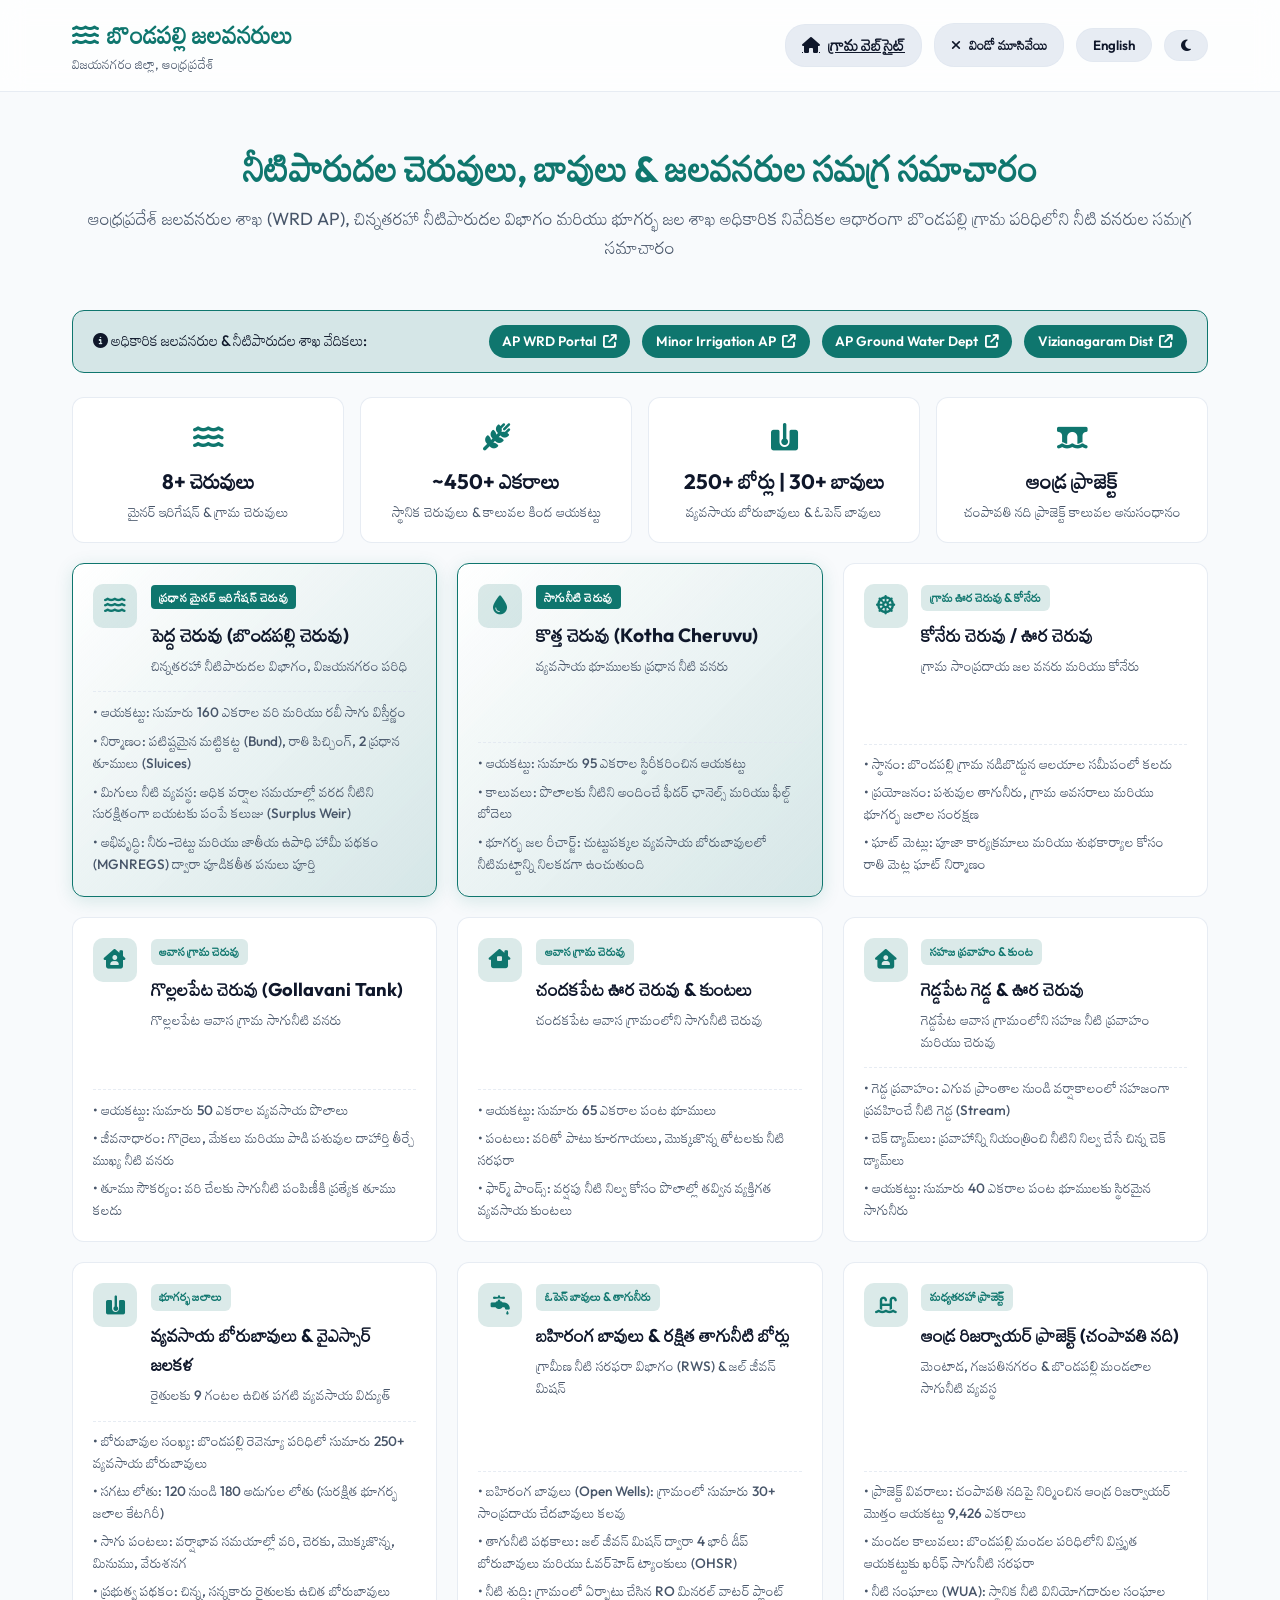
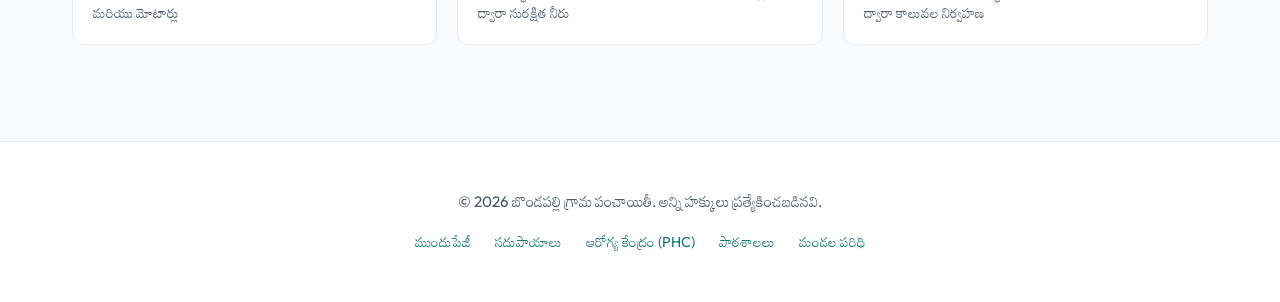
<file: irrigation.html>
<!DOCTYPE html>
<html lang="te" data-theme="light">
<head>
    <meta charset="UTF-8">
    <meta name="viewport" content="width=device-width, initial-scale=1.0">
    <meta http-equiv="Cache-Control" content="no-cache, no-store, must-revalidate">
    <meta http-equiv="Pragma" content="no-cache">
    <meta http-equiv="Expires" content="0">
    <title>బొండపల్లి చెరువులు, బావులు & నీటిపారుదల వనరులు | Irrigation Tanks & Wells - Bondapalle</title>
    <meta name="description" content="ఆంధ్రప్రదేశ్ జలవనరుల శాఖ (WRD AP), చిన్నతరహా నీటిపారుదల మరియు భూగర్భ జల శాఖ రికార్డుల ప్రకారం బొండపల్లి గ్రామ పరిధిలోని చెరువులు, బావులు, ఆయకట్టు మరియు బోరుబావుల సమగ్ర అధికారిక సమాచారం.">
    <link rel="stylesheet" href="style.css?v=20261121_4">
    <!-- FontAwesome Icons -->
    <link rel="stylesheet" href="https://cdnjs.cloudflare.com/ajax/libs/font-awesome/6.4.0/css/all.min.css">
</head>
<body>

    <!-- Header Navigation -->
    <header>
        <div class="nav-container">
            <div class="logo-section">
                <h1 id="nav-logo-text"><i class="fa-solid fa-water"></i> బొండపల్లి జలవనరులు</h1>
                <p id="nav-subtitle-text">విజయనగరం జిల్లా, ఆంధ్రప్రదేశ్</p>
            </div>
            <div class="page-header-actions">
                <a href="index.html" class="btn-lang" title="Go back to village homepage">
                    <i class="fa-solid fa-house"></i>
                    <span data-te="గ్రామ వెబ్‌సైట్" data-en="Home">గ్రామ వెబ్‌సైట్</span>
                </a>
                <button type="button" class="btn-lang" onclick="window.close()" title="Close this window">
                    <i class="fa-solid fa-xmark"></i>
                    <span data-te="విండో మూసివేయి" data-en="Close Window">విండో మూసివేయి</span>
                </button>
                <button class="btn-lang" id="lang-toggle" onclick="toggleLanguage()">English</button>
                <button class="btn-icon" id="theme-toggle" onclick="toggleTheme()" aria-label="Toggle Theme">
                    <i class="fa-solid fa-moon"></i>
                </button>
            </div>
        </div>
    </header>

    <main style="margin-top: 3rem;">
        <section class="section">
            <div class="section-header">
                <h2 data-te="నీటిపారుదల చెరువులు, బావులు & జలవనరుల సమగ్ర సమాచారం" data-en="Irrigation Tanks, Wells & Water Resources Directory">నీటిపారుదల చెరువులు, బావులు & జలవనరుల సమగ్ర సమాచారం</h2>
                <p data-te="ఆంధ్రప్రదేశ్ జలవనరుల శాఖ (WRD AP), చిన్నతరహా నీటిపారుదల విభాగం మరియు భూగర్భ జల శాఖ అధికారిక నివేదికల ఆధారంగా బొండపల్లి గ్రామ పరిధిలోని నీటి వనరుల సమగ్ర సమాచారం" data-en="Official records from AP Water Resources Dept (WRD), Minor Irrigation & Ground Water Dept for Bondapalli village and its hamlets">ఆంధ్రప్రదేశ్ జలవనరుల శాఖ (WRD AP), చిన్నతరహా నీటిపారుదల విభాగం మరియు భూగర్భ జల శాఖ అధికారిక నివేదికల ఆధారంగా బొండపల్లి గ్రామ పరిధిలోని నీటి వనరుల సమగ్ర సమాచారం</p>
            </div>

            <!-- Official Portals Notice Box -->
            <div class="school-portal-notice">
                <p>
                    <i class="fa-solid fa-circle-info"></i> 
                    <span data-te="అధికారిక జలవనరుల & నీటిపారుదల శాఖ వేదికలు:" data-en="Official Water Resources & Irrigation Portals:">అధికారిక జలవనరుల & నీటిపారుదల శాఖ వేదికలు:</span>
                </p>
                <div class="portal-links">
                    <a href="https://irrigationap.cgg.gov.in/" target="_blank" rel="noopener noreferrer" class="portal-badge-link">
                        <span>AP WRD Portal</span> <i class="fa-solid fa-arrow-up-right-from-square"></i>
                    </a>
                    <a href="https://irrigation.ap.gov.in/" target="_blank" rel="noopener noreferrer" class="portal-badge-link">
                        <span>Minor Irrigation AP</span> <i class="fa-solid fa-arrow-up-right-from-square"></i>
                    </a>
                    <a href="http://apgwd.gov.in/" target="_blank" rel="noopener noreferrer" class="portal-badge-link">
                        <span>AP Ground Water Dept</span> <i class="fa-solid fa-arrow-up-right-from-square"></i>
                    </a>
                    <a href="https://vizianagaram.ap.gov.in/" target="_blank" rel="noopener noreferrer" class="portal-badge-link">
                        <span>Vizianagaram Dist</span> <i class="fa-solid fa-arrow-up-right-from-square"></i>
                    </a>
                </div>
            </div>

            <!-- 4 Quick Highlight Stat Cards -->
            <div class="phc-stats-grid">
                <!-- 1. Tanks & Ponds -->
                <div class="phc-stat-card">
                    <div class="phc-stat-icon"><i class="fa-solid fa-water"></i></div>
                    <div class="phc-stat-val" data-te="8+ చెరువులు" data-en="8+ Tanks & Ponds">8+ చెరువులు</div>
                    <div class="phc-stat-lbl" data-te="మైనర్ ఇరిగేషన్ & గ్రామ చెరువులు" data-en="Minor Irrigation & Village Ponds">మైనర్ ఇరిగేషన్ & గ్రామ చెరువులు</div>
                </div>

                <!-- 2. Command Ayacut -->
                <div class="phc-stat-card">
                    <div class="phc-stat-icon"><i class="fa-solid fa-wheat-awn"></i></div>
                    <div class="phc-stat-val" data-te="~450+ ఎకరాలు" data-en="~450+ Acres">~450+ ఎకరాలు</div>
                    <div class="phc-stat-lbl" data-te="స్థానిక చెరువులు & కాలువల కింద ఆయకట్టు" data-en="Total Command Ayacut under Tanks">స్థానిక చెరువులు & కాలువల కింద ఆయకట్టు</div>
                </div>

                <!-- 3. Wells & Borewells -->
                <div class="phc-stat-card">
                    <div class="phc-stat-icon"><i class="fa-solid fa-bore-hole"></i></div>
                    <div class="phc-stat-val" data-te="250+ బోర్లు | 30+ బావులు" data-en="250+ Wells & Tubes">250+ బోర్లు | 30+ బావులు</div>
                    <div class="phc-stat-lbl" data-te="వ్యవసాయ బోరుబావులు & ఓపెన్ బావులు" data-en="Irrigation Borewells & Open Wells">వ్యవసాయ బోరుబావులు & ఓపెన్ బావులు</div>
                </div>

                <!-- 4. Major Project Link -->
                <div class="phc-stat-card">
                    <div class="phc-stat-icon"><i class="fa-solid fa-bridge-water"></i></div>
                    <div class="phc-stat-val" data-te="ఆండ్ర ప్రాజెక్ట్" data-en="Andra Reservoir">ఆండ్ర ప్రాజెక్ట్</div>
                    <div class="phc-stat-lbl" data-te="చంపావతి నది ప్రాజెక్ట్ కాలువల అనుసంధానం" data-en="Champavathi River Canal Network">చంపావతి నది ప్రాజెక్ట్ కాలువల అనుసంధానం</div>
                </div>
            </div>

            <!-- Detailed Irrigation Ponds & Wells Grid -->
            <div class="school-grid">

                <!-- 1. Bondapalli Pedda Cheruvu (Featured MI Tank) -->
                <div class="school-item featured-college">
                    <div class="school-item-header">
                        <div class="school-item-icon"><i class="fa-solid fa-water"></i></div>
                        <div>
                            <span class="featured-badge" data-te="ప్రధాన మైనర్ ఇరిగేషన్ చెరువు" data-en="Major MI Tank">ప్రధాన మైనర్ ఇరిగేషన్ చెరువు</span>
                            <br>
                            <h3 style="margin: 0.35rem 0; font-size: 1.2rem; color: var(--text-primary);" data-te="పెద్ద చెరువు (బొండపల్లి చెరువు)" data-en="Pedda Cheruvu (Bondapalli Main Tank)">పెద్ద చెరువు (బొండపల్లి చెరువు)</h3>
                            <div class="class-tag" data-te="చిన్నతరహా నీటిపారుదల విభాగం, విజయనగరం పరిధి" data-en="Minor Irrigation Division, Vizianagaram">చిన్నతరహా నీటిపారుదల విభాగం, విజయనగరం పరిధి</div>
                        </div>
                    </div>
                    <div class="school-item-meta" style="flex-direction: column; align-items: flex-start; gap: 0.45rem;">
                        <span class="class-tag" data-te="• ఆయకట్టు: సుమారు 160 ఎకరాల వరి మరియు రబీ సాగు విస్తీర్ణం" data-en="• Ayacut: ~160 Acres of localized paddy and rabi crops">• ఆయకట్టు: సుమారు 160 ఎకరాల వరి మరియు రబీ సాగు విస్తీర్ణం</span>
                        <span class="class-tag" data-te="• నిర్మాణం: పటిష్టమైన మట్టికట్ట (Bund), రాతి పిచ్చింగ్, 2 ప్రధాన తూములు (Sluices)" data-en="• Infrastructure: Earthen bund with stone pitching, 2 discharge sluices">• నిర్మాణం: పటిష్టమైన మట్టికట్ట (Bund), రాతి పిచ్చింగ్, 2 ప్రధాన తూములు (Sluices)</span>
                        <span class="class-tag" data-te="• మిగులు నీటి వ్యవస్థ: అధిక వర్షాల సమయాల్లో వరద నీటిని సురక్షితంగా బయటకు పంపే కలుజు (Surplus Weir)" data-en="• Surplus Weir: Concrete crest weir to safely discharge peak monsoon inflow">• మిగులు నీటి వ్యవస్థ: అధిక వర్షాల సమయాల్లో వరద నీటిని సురక్షితంగా బయటకు పంపే కలుజు (Surplus Weir)</span>
                        <span class="class-tag" data-te="• అభివృద్ధి: నీరు-చెట్టు మరియు జాతీయ ఉపాధి హామీ పథకం (MGNREGS) ద్వారా పూడికతీత పనులు పూర్తి" data-en="• Restoration: Desilted and deepened under MGNREGS & MI Restoration drives">• అభివృద్ధి: నీరు-చెట్టు మరియు జాతీయ ఉపాధి హామీ పథకం (MGNREGS) ద్వారా పూడికతీత పనులు పూర్తి</span>
                    </div>
                </div>

                <!-- 2. Kotha Cheruvu -->
                <div class="school-item featured-college">
                    <div class="school-item-header">
                        <div class="school-item-icon"><i class="fa-solid fa-droplet"></i></div>
                        <div>
                            <span class="featured-badge" data-te="సాగునీటి చెరువు" data-en="Irrigation Tank">సాగునీటి చెరువు</span>
                            <br>
                            <h3 style="margin: 0.35rem 0; font-size: 1.2rem; color: var(--text-primary);" data-te="కొత్త చెరువు (Kotha Cheruvu)" data-en="Kotha Cheruvu (New Irrigation Tank)">కొత్త చెరువు (Kotha Cheruvu)</h3>
                            <div class="class-tag" data-te="వ్యవసాయ భూములకు ప్రధాన నీటి వనరు" data-en="Key surface irrigation source for command fields">వ్యవసాయ భూములకు ప్రధాన నీటి వనరు</div>
                        </div>
                    </div>
                    <div class="school-item-meta" style="flex-direction: column; align-items: flex-start; gap: 0.45rem;">
                        <span class="class-tag" data-te="• ఆయకట్టు: సుమారు 95 ఎకరాల స్థిరీకరించిన ఆయకట్టు" data-en="• Ayacut: ~95 Acres of stabilized command area">• ఆయకట్టు: సుమారు 95 ఎకరాల స్థిరీకరించిన ఆయకట్టు</span>
                        <span class="class-tag" data-te="• కాలువలు: పొలాలకు నీటిని అందించే ఫీడర్ ఛానెల్స్ మరియు ఫీల్డ్ బోదెలు" data-en="• Feeder Channels: Well-connected distribution channels to agriculture plots">• కాలువలు: పొలాలకు నీటిని అందించే ఫీడర్ ఛానెల్స్ మరియు ఫీల్డ్ బోదెలు</span>
                        <span class="class-tag" data-te="• భూగర్భ జల రీచార్జ్: చుట్టుపక్కల వ్యవసాయ బోరుబావులలో నీటిమట్టాన్ని నిలకడగా ఉంచుతుంది" data-en="• Groundwater Recharge: Significant recharge source maintaining regional aquifer levels">• భూగర్భ జల రీచార్జ్: చుట్టుపక్కల వ్యవసాయ బోరుబావులలో నీటిమట్టాన్ని నిలకడగా ఉంచుతుంది</span>
                    </div>
                </div>

                <!-- 3. Koneru Cheruvu / Oora Cheruvu -->
                <div class="school-item">
                    <div class="school-item-header">
                        <div class="school-item-icon"><i class="fa-solid fa-dharmachakra"></i></div>
                        <div>
                            <span class="badge-tag" data-te="గ్రామ ఊర చెరువు & కోనేరు" data-en="Village Heritage Tank">గ్రామ ఊర చెరువు & కోనేరు</span>
                            <h3 style="margin: 0.35rem 0; font-size: 1.15rem; color: var(--text-primary);" data-te="కోనేరు చెరువు / ఊర చెరువు" data-en="Koneru Cheruvu / Village Pond">కోనేరు చెరువు / ఊర చెరువు</h3>
                            <div class="class-tag" data-te="గ్రామ సాంప్రదాయ జల వనరు మరియు కోనేరు" data-en="Traditional community pond and temple water tank">గ్రామ సాంప్రదాయ జల వనరు మరియు కోనేరు</div>
                        </div>
                    </div>
                    <div class="school-item-meta" style="flex-direction: column; align-items: flex-start; gap: 0.4rem;">
                        <span class="class-tag" data-te="• స్థానం: బొండపల్లి గ్రామ నడిబొడ్డున ఆలయాల సమీపంలో కలదు" data-en="• Location: Situated in the core village near local temples">• స్థానం: బొండపల్లి గ్రామ నడిబొడ్డున ఆలయాల సమీపంలో కలదు</span>
                        <span class="class-tag" data-te="• ప్రయోజనం: పశువుల తాగునీరు, గ్రామ అవసరాలు మరియు భూగర్భ జలాల సంరక్షణ" data-en="• Uses: Cattle drinking water, ecological balance, and water table maintenance">• ప్రయోజనం: పశువుల తాగునీరు, గ్రామ అవసరాలు మరియు భూగర్భ జలాల సంరక్షణ</span>
                        <span class="class-tag" data-te="• ఘాట్ మెట్లు: పూజా కార్యక్రమాలు మరియు శుభకార్యాల కోసం రాతి మెట్ల ఘాట్ నిర్మాణం" data-en="• Stone Ghats: Built-in stone steps for community bathing and rituals">• ఘాట్ మెట్లు: పూజా కార్యక్రమాలు మరియు శుభకార్యాల కోసం రాతి మెట్ల ఘాట్ నిర్మాణం</span>
                    </div>
                </div>

                <!-- 4. Gollalapeta Cheruvu -->
                <div class="school-item">
                    <div class="school-item-header">
                        <div class="school-item-icon"><i class="fa-solid fa-house-chimney-user"></i></div>
                        <div>
                            <span class="badge-tag" data-te="ఆవాస గ్రామ చెరువు" data-en="Hamlet Tank">ఆవాస గ్రామ చెరువు</span>
                            <h3 style="margin: 0.35rem 0; font-size: 1.15rem; color: var(--text-primary);" data-te="గొల్లలపేట చెరువు (Gollavani Tank)" data-en="Gollalapeta Cheruvu (Gollavani Tank)">గొల్లలపేట చెరువు (Gollavani Tank)</h3>
                            <div class="class-tag" data-te="గొల్లలపేట ఆవాస గ్రామ సాగునీటి వనరు" data-en="Agricultural and livestock water body for Gollalapeta">గొల్లలపేట ఆవాస గ్రామ సాగునీటి వనరు</div>
                        </div>
                    </div>
                    <div class="school-item-meta" style="flex-direction: column; align-items: flex-start; gap: 0.4rem;">
                        <span class="class-tag" data-te="• ఆయకట్టు: సుమారు 50 ఎకరాల వ్యవసాయ పొలాలు" data-en="• Ayacut: ~50 Acres of fertile agricultural fields">• ఆయకట్టు: సుమారు 50 ఎకరాల వ్యవసాయ పొలాలు</span>
                        <span class="class-tag" data-te="• జీవనాధారం: గొర్రెలు, మేకలు మరియు పాడి పశువుల దాహార్తి తీర్చే ముఖ్య నీటి వనరు" data-en="• Animal Husbandry: Sustains dairy cattle and livestock in the hamlet">• జీవనాధారం: గొర్రెలు, మేకలు మరియు పాడి పశువుల దాహార్తి తీర్చే ముఖ్య నీటి వనరు</span>
                        <span class="class-tag" data-te="• తూము సౌకర్యం: వరి చేలకు సాగునీటి పంపిణీకి ప్రత్యేక తూము కలదు" data-en="• Sluice: Equipped with gravity sluice gate for irrigation distribution">• తూము సౌకర్యం: వరి చేలకు సాగునీటి పంపిణీకి ప్రత్యేక తూము కలదు</span>
                    </div>
                </div>

                <!-- 5. Chandakapeta Cheruvu & Farm Ponds -->
                <div class="school-item">
                    <div class="school-item-header">
                        <div class="school-item-icon"><i class="fa-solid fa-house-chimney-window"></i></div>
                        <div>
                            <span class="badge-tag" data-te="ఆవాస గ్రామ చెరువు" data-en="Hamlet Tank">ఆవాస గ్రామ చెరువు</span>
                            <h3 style="margin: 0.35rem 0; font-size: 1.15rem; color: var(--text-primary);" data-te="చందకపేట ఊర చెరువు & కుంటలు" data-en="Chandakapeta Tank & Farm Ponds">చందకపేట ఊర చెరువు & కుంటలు</h3>
                            <div class="class-tag" data-te="చందకపేట ఆవాస గ్రామంలోని సాగునీటి చెరువు" data-en="Irrigation pond and agricultural farm ponds in Chandakapeta">చందకపేట ఆవాస గ్రామంలోని సాగునీటి చెరువు</div>
                        </div>
                    </div>
                    <div class="school-item-meta" style="flex-direction: column; align-items: flex-start; gap: 0.4rem;">
                        <span class="class-tag" data-te="• ఆయకట్టు: సుమారు 65 ఎకరాల పంట భూములు" data-en="• Ayacut: ~65 Acres of command paddy and vegetable plots">• ఆయకట్టు: సుమారు 65 ఎకరాల పంట భూములు</span>
                        <span class="class-tag" data-te="• పంటలు: వరితో పాటు కూరగాయలు, మొక్కజొన్న తోటలకు నీటి సరఫరా" data-en="• Crops: Supports seasonal vegetables, maize and wet paddy">• పంటలు: వరితో పాటు కూరగాయలు, మొక్కజొన్న తోటలకు నీటి సరఫరా</span>
                        <span class="class-tag" data-te="• ఫార్మ్ పాండ్స్: వర్షపు నీటి నిల్వ కోసం పొలాల్లో తవ్విన వ్యక్తిగత వ్యవసాయ కుంటలు" data-en="• Farm Ponds: Rainwater harvesting farm ponds excavated under watershed works">• ఫార్మ్ పాండ్స్: వర్షపు నీటి నిల్వ కోసం పొలాల్లో తవ్విన వ్యక్తిగత వ్యవసాయ కుంటలు</span>
                    </div>
                </div>

                <!-- 6. Geddapeta Natural Stream & Tank -->
                <div class="school-item">
                    <div class="school-item-header">
                        <div class="school-item-icon"><i class="fa-solid fa-house-user"></i></div>
                        <div>
                            <span class="badge-tag" data-te="సహజ ప్రవాహం & కుంట" data-en="Stream & Pond">సహజ ప్రవాహం & కుంట</span>
                            <h3 style="margin: 0.35rem 0; font-size: 1.15rem; color: var(--text-primary);" data-te="గెడ్డపేట గెడ్డ & ఊర చెరువు" data-en="Geddapeta Stream & Tank">గెడ్డపేట గెడ్డ & ఊర చెరువు</h3>
                            <div class="class-tag" data-te="గెడ్డపేట ఆవాస గ్రామంలోని సహజ నీటి ప్రవాహం మరియు చెరువు" data-en="Natural drainage rivulet and community tank in Geddapeta">గెడ్డపేట ఆవాస గ్రామంలోని సహజ నీటి ప్రవాహం మరియు చెరువు</div>
                        </div>
                    </div>
                    <div class="school-item-meta" style="flex-direction: column; align-items: flex-start; gap: 0.4rem;">
                        <span class="class-tag" data-te="• గెడ్డ ప్రవాహం: ఎగువ ప్రాంతాల నుండి వర్షాకాలంలో సహజంగా ప్రవహించే నీటి గెడ్డ (Stream)" data-en="• Natural Gedda: Monsoon drainage rivulet carrying hill runoff">• గెడ్డ ప్రవాహం: ఎగువ ప్రాంతాల నుండి వర్షాకాలంలో సహజంగా ప్రవహించే నీటి గెడ్డ (Stream)</span>
                        <span class="class-tag" data-te="• చెక్ డ్యామ్‌లు: ప్రవాహాన్ని నియంత్రించి నీటిని నిల్వ చేసే చిన్న చెక్ డ్యామ్‌లు" data-en="• Check Dams: Masonry check dams constructed to arrest runoff and store water">• చెక్ డ్యామ్‌లు: ప్రవాహాన్ని నియంత్రించి నీటిని నిల్వ చేసే చిన్న చెక్ డ్యామ్‌లు</span>
                        <span class="class-tag" data-te="• ఆయకట్టు: సుమారు 40 ఎకరాల పంట భూములకు స్థిరమైన సాగునీరు" data-en="• Ayacut: ~40 Acres of surrounding agricultural acreage">• ఆయకట్టు: సుమారు 40 ఎకరాల పంట భూములకు స్థిరమైన సాగునీరు</span>
                    </div>
                </div>

                <!-- 7. Agricultural Borewells (250+ Borewells) -->
                <div class="school-item">
                    <div class="school-item-header">
                        <div class="school-item-icon"><i class="fa-solid fa-bore-hole"></i></div>
                        <div>
                            <span class="badge-tag" data-te="భూగర్భ జలాలు" data-en="Groundwater">భూగర్భ జలాలు</span>
                            <h3 style="margin: 0.35rem 0; font-size: 1.15rem; color: var(--text-primary);" data-te="వ్యవసాయ బోరుబావులు & వైఎస్సార్ జలకళ" data-en="Agricultural Borewells & YSR Jalakala">వ్యవసాయ బోరుబావులు & వైఎస్సార్ జలకళ</h3>
                            <div class="class-tag" data-te="రైతులకు 9 గంటల ఉచిత పగటి వ్యవసాయ విద్యుత్" data-en="Free 9-hour daytime agricultural power supply">రైతులకు 9 గంటల ఉచిత పగటి వ్యవసాయ విద్యుత్</div>
                        </div>
                    </div>
                    <div class="school-item-meta" style="flex-direction: column; align-items: flex-start; gap: 0.4rem;">
                        <span class="class-tag" data-te="• బోరుబావుల సంఖ్య: బొండపల్లి రెవెన్యూ పరిధిలో సుమారు 250+ వ్యవసాయ బోరుబావులు" data-en="• Borewell Count: Over 250+ functional irrigation borewells across revenue lands">• బోరుబావుల సంఖ్య: బొండపల్లి రెవెన్యూ పరిధిలో సుమారు 250+ వ్యవసాయ బోరుబావులు</span>
                        <span class="class-tag" data-te="• సగటు లోతు: 120 నుండి 180 అడుగుల లోతు (సురక్షిత భూగర్భ జలాల కేటగిరీ)" data-en="• Depth: 120 to 180 feet (classified under Safe Groundwater Zone by CGWB)">• సగటు లోతు: 120 నుండి 180 అడుగుల లోతు (సురక్షిత భూగర్భ జలాల కేటగిరీ)</span>
                        <span class="class-tag" data-te="• సాగు పంటలు: వర్షాభావ సమయాల్లో వరి, చెరకు, మొక్కజొన్న, మినుము, వేరుశనగ" data-en="• Crops: Sugarcane, maize, pulses, groundnut and horticulture">• సాగు పంటలు: వర్షాభావ సమయాల్లో వరి, చెరకు, మొక్కజొన్న, మినుము, వేరుశనగ</span>
                        <span class="class-tag" data-te="• ప్రభుత్వ పథకం: చిన్న, సన్నకారు రైతులకు ఉచిత బోరుబావులు మరియు మోటార్లు" data-en="• Support: Free drilling and energized pump sets for small & marginal farmers">• ప్రభుత్వ పథకం: చిన్న, సన్నకారు రైతులకు ఉచిత బోరుబావులు మరియు మోటార్లు</span>
                    </div>
                </div>

                <!-- 8. Open Wells & Drinking Water Supply -->
                <div class="school-item">
                    <div class="school-item-header">
                        <div class="school-item-icon"><i class="fa-solid fa-faucet-drip"></i></div>
                        <div>
                            <span class="badge-tag" data-te="ఓపెన్ బావులు & తాగునీరు" data-en="Open Wells & PWS">ఓపెన్ బావులు & తాగునీరు</span>
                            <h3 style="margin: 0.35rem 0; font-size: 1.15rem; color: var(--text-primary);" data-te="బహిరంగ బావులు & రక్షిత తాగునీటి బోర్లు" data-en="Dug Wells & Drinking Water Borewells">బహిరంగ బావులు & రక్షిత తాగునీటి బోర్లు</h3>
                            <div class="class-tag" data-te="గ్రామీణ నీటి సరఫరా విభాగం (RWS) & జల్ జీవన్ మిషన్" data-en="Rural Water Supply (RWS) & Jal Jeevan Mission">గ్రామీణ నీటి సరఫరా విభాగం (RWS) & జల్ జీవన్ మిషన్</div>
                        </div>
                    </div>
                    <div class="school-item-meta" style="flex-direction: column; align-items: flex-start; gap: 0.4rem;">
                        <span class="class-tag" data-te="• బహిరంగ బావులు (Open Wells): గ్రామంలో సుమారు 30+ సాంప్రదాయ చేదబావులు కలవు" data-en="• Open Dug Wells: Over 30+ traditional ring and masonry wells in village fields">• బహిరంగ బావులు (Open Wells): గ్రామంలో సుమారు 30+ సాంప్రదాయ చేదబావులు కలవు</span>
                        <span class="class-tag" data-te="• తాగునీటి పథకాలు: జల్ జీవన్ మిషన్ ద్వారా 4 భారీ డీప్ బోరుబావులు మరియు ఓవర్‌హెడ్ ట్యాంకులు (OHSR)" data-en="• Drinking Water: 4 deep production borewells feeding elevated reservoirs (OHSR)">• తాగునీటి పథకాలు: జల్ జీవన్ మిషన్ ద్వారా 4 భారీ డీప్ బోరుబావులు మరియు ఓవర్‌హెడ్ ట్యాంకులు (OHSR)</span>
                        <span class="class-tag" data-te="• నీటి శుద్ధి: గ్రామంలో ఏర్పాటు చేసిన RO మినరల్ వాటర్ ప్లాంట్ ద్వారా సురక్షిత నీరు" data-en="• Purification: Safe fluoride-free drinking water supplied via community RO plants">• నీటి శుద్ధి: గ్రామంలో ఏర్పాటు చేసిన RO మినరల్ వాటర్ ప్లాంట్ ద్వారా సురక్షిత నీరు</span>
                    </div>
                </div>

                <!-- 9. Andra Reservoir Project Connection -->
                <div class="school-item">
                    <div class="school-item-header">
                        <div class="school-item-icon"><i class="fa-solid fa-water-ladder"></i></div>
                        <div>
                            <span class="badge-tag" data-te="మధ్యతరహా ప్రాజెక్ట్" data-en="Medium Irrigation">మధ్యతరహా ప్రాజెక్ట్</span>
                            <h3 style="margin: 0.35rem 0; font-size: 1.15rem; color: var(--text-primary);" data-te="ఆండ్ర రిజర్వాయర్ ప్రాజెక్ట్ (చంపావతి నది)" data-en="Andra Reservoir Project (Champavathi River)">ఆండ్ర రిజర్వాయర్ ప్రాజెక్ట్ (చంపావతి నది)</h3>
                            <div class="class-tag" data-te="మెంటాడ, గజపతినగరం & బొండపల్లి మండలాల సాగునీటి వ్యవస్థ" data-en="Irrigation project serving Mentada, Gajapathinagaram & Bondapalli">మెంటాడ, గజపతినగరం & బొండపల్లి మండలాల సాగునీటి వ్యవస్థ</div>
                        </div>
                    </div>
                    <div class="school-item-meta" style="flex-direction: column; align-items: flex-start; gap: 0.4rem;">
                        <span class="class-tag" data-te="• ప్రాజెక్ట్ వివరాలు: చంపావతి నదిపై నిర్మించిన ఆండ్ర రిజర్వాయర్ మొత్తం ఆయకట్టు 9,426 ఎకరాలు" data-en="• Project Scope: Built across Champavathi River stabilizing 9,426 acres total ayacut">• ప్రాజెక్ట్ వివరాలు: చంపావతి నదిపై నిర్మించిన ఆండ్ర రిజర్వాయర్ మొత్తం ఆయకట్టు 9,426 ఎకరాలు</span>
                        <span class="class-tag" data-te="• మండల కాలువలు: బొండపల్లి మండల పరిధిలోని విస్తృత ఆయకట్టుకు ఖరీఫ్ సాగునీటి సరఫరా" data-en="• Canal Network: Main and distributary canals supplying kharif irrigation to Bondapalli mandal">• మండల కాలువలు: బొండపల్లి మండల పరిధిలోని విస్తృత ఆయకట్టుకు ఖరీఫ్ సాగునీటి సరఫరా</span>
                        <span class="class-tag" data-te="• నీటి సంఘాలు (WUA): స్థానిక నీటి వినియోగదారుల సంఘాల ద్వారా కాలువల నిర్వహణ" data-en="• Water User Associations: Participatory irrigation management by registered WUAs">• నీటి సంఘాలు (WUA): స్థానిక నీటి వినియోగదారుల సంఘాల ద్వారా కాలువల నిర్వహణ</span>
                    </div>
                </div>

            </div>
        </section>
    </main>

    <!-- Footer -->
    <footer>
        <div class="footer-content">
            <p id="footer-text" data-te="&copy; 2026 బొండపల్లి గ్రామ పంచాయితీ. అన్ని హక్కులు ప్రత్యేకించబడినవి." data-en="&copy; 2026 Bondapalle Gram Panchayat. All Rights Reserved.">&copy; 2026 బొండపల్లి గ్రామ పంచాయితీ. అన్ని హక్కులు ప్రత్యేకించబడినవి.</p>
            <div class="footer-links">
                <a href="index.html" data-te="ముందుపేజీ" data-en="Home">ముందుపేజీ</a>
                <a href="index.html#infrastructure" data-te="సదుపాయాలు" data-en="Infrastructure">సదుపాయాలు</a>
                <a href="phc.html" data-te="ఆరోగ్య కేంద్రం (PHC)" data-en="PHC">ఆరోగ్య కేంద్రం (PHC)</a>
                <a href="schools.html" data-te="పాఠశాలలు" data-en="Schools">పాఠశాలలు</a>
                <a href="index.html#hamlets" data-te="మండల పరిధి" data-en="Mandal Area">మండల పరిధి</a>
            </div>
        </div>
    </footer>

    <script src="app.js?v=20261121_4"></script>
</body>
</html>
</file>
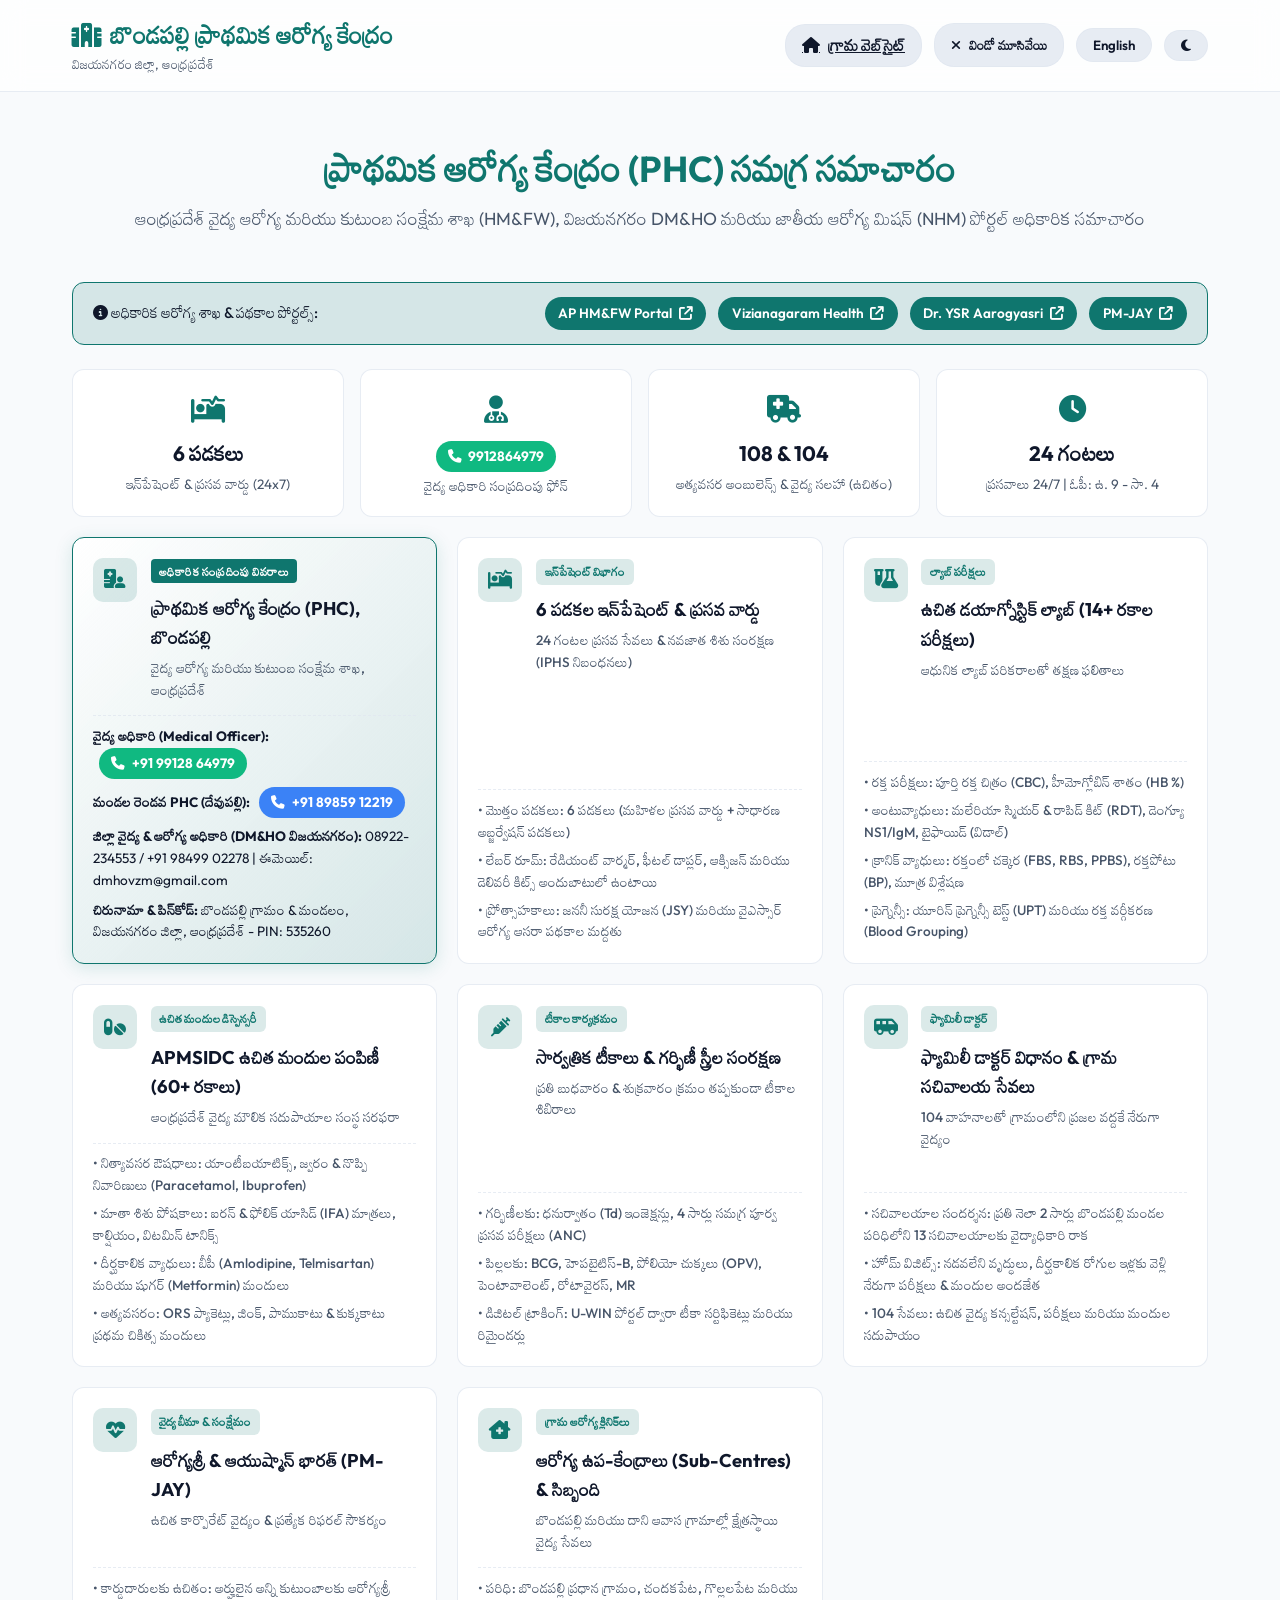
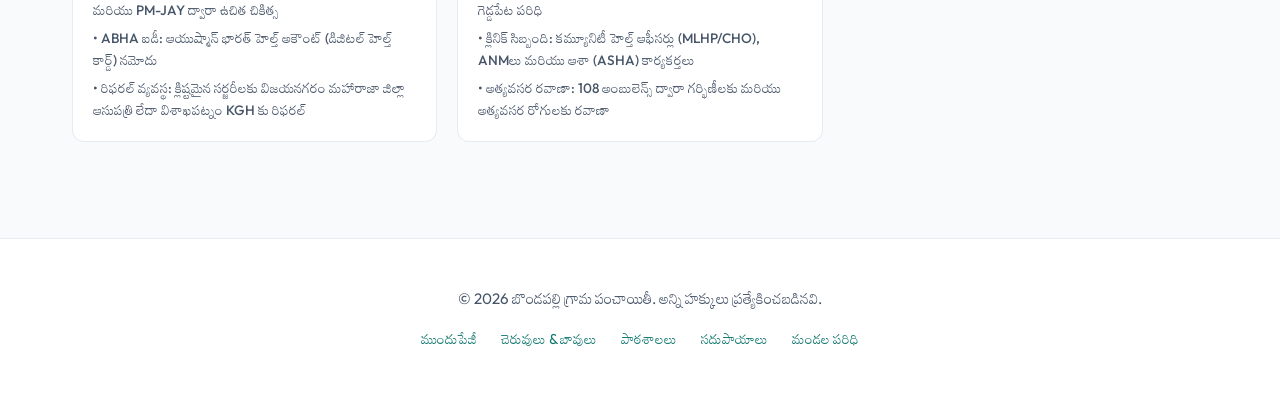
<file: phc.html>
<!DOCTYPE html>
<html lang="te" data-theme="light">
<head>
    <meta charset="UTF-8">
    <meta name="viewport" content="width=device-width, initial-scale=1.0">
    <meta http-equiv="Cache-Control" content="no-cache, no-store, must-revalidate">
    <meta http-equiv="Pragma" content="no-cache">
    <meta http-equiv="Expires" content="0">
    <title>బొండపల్లి ప్రాథమిక ఆరోగ్య కేంద్రం (PHC) వివరాలు | Primary Health Centre - Bondapalle</title>
    <meta name="description" content="ఆంధ్రప్రదేశ్ వైద్య ఆరోగ్య మరియు కుటుంబ సంక్షేమ శాఖ, విజయనగరం జిల్లా అధికారిక రికార్డుల ప్రకారం బొండపల్లి ప్రాథమిక ఆరోగ్య కేంద్రం (PHC) వివరాలు: పడకల సామర్థ్యం, ఫోన్ నంబర్లు, ఉచిత ల్యాబ్ మరియు 24/7 ప్రసవ సేవలు.">
    <link rel="stylesheet" href="style.css?v=20261121_3">
    <!-- FontAwesome Icons -->
    <link rel="stylesheet" href="https://cdnjs.cloudflare.com/ajax/libs/font-awesome/6.4.0/css/all.min.css">
</head>
<body>

    <!-- Header Navigation -->
    <header>
        <div class="nav-container">
            <div class="logo-section">
                <h1 id="nav-logo-text"><i class="fa-solid fa-hospital"></i> బొండపల్లి ప్రాథమిక ఆరోగ్య కేంద్రం</h1>
                <p id="nav-subtitle-text">విజయనగరం జిల్లా, ఆంధ్రప్రదేశ్</p>
            </div>
            <div class="page-header-actions">
                <a href="index.html" class="btn-lang" title="Go back to village homepage">
                    <i class="fa-solid fa-house"></i>
                    <span data-te="గ్రామ వెబ్‌సైట్" data-en="Home">గ్రామ వెబ్‌సైట్</span>
                </a>
                <button type="button" class="btn-lang" onclick="window.close()" title="Close this window">
                    <i class="fa-solid fa-xmark"></i>
                    <span data-te="విండో మూసివేయి" data-en="Close Window">విండో మూసివేయి</span>
                </button>
                <button class="btn-lang" id="lang-toggle" onclick="toggleLanguage()">English</button>
                <button class="btn-icon" id="theme-toggle" onclick="toggleTheme()" aria-label="Toggle Theme">
                    <i class="fa-solid fa-moon"></i>
                </button>
            </div>
        </div>
    </header>

    <main style="margin-top: 3rem;">
        <section class="section">
            <div class="section-header">
                <h2 data-te="ప్రాథమిక ఆరోగ్య కేంద్రం (PHC) సమగ్ర సమాచారం" data-en="Primary Health Centre (PHC) Comprehensive Directory">ప్రాథమిక ఆరోగ్య కేంద్రం (PHC) సమగ్ర సమాచారం</h2>
                <p data-te="ఆంధ్రప్రదేశ్ వైద్య ఆరోగ్య మరియు కుటుంబ సంక్షేమ శాఖ (HM&FW), విజయనగరం DM&HO మరియు జాతీయ ఆరోగ్య మిషన్ (NHM) పోర్టల్ అధికారిక సమాచారం" data-en="Official records from AP Health, Medical & Family Welfare Dept, Vizianagaram DM&HO & National Health Mission (NHM)">ఆంధ్రప్రదేశ్ వైద్య ఆరోగ్య మరియు కుటుంబ సంక్షేమ శాఖ (HM&FW), విజయనగరం DM&HO మరియు జాతీయ ఆరోగ్య మిషన్ (NHM) పోర్టల్ అధికారిక సమాచారం</p>
            </div>

            <!-- Official Portals Notice Box -->
            <div class="school-portal-notice">
                <p>
                    <i class="fa-solid fa-circle-info"></i> 
                    <span data-te="అధికారిక ఆరోగ్య శాఖ & పథకాల పోర్టల్స్:" data-en="Official Health Department & Scheme Portals:">అధికారిక ఆరోగ్య శాఖ & పథకాల పోర్టల్స్:</span>
                </p>
                <div class="portal-links">
                    <a href="http://cfw.ap.nic.in/" target="_blank" rel="noopener noreferrer" class="portal-badge-link">
                        <span>AP HM&FW Portal</span> <i class="fa-solid fa-arrow-up-right-from-square"></i>
                    </a>
                    <a href="https://vizianagaram.ap.gov.in/" target="_blank" rel="noopener noreferrer" class="portal-badge-link">
                        <span>Vizianagaram Health</span> <i class="fa-solid fa-arrow-up-right-from-square"></i>
                    </a>
                    <a href="https://www.aarogyasri.ap.gov.in/" target="_blank" rel="noopener noreferrer" class="portal-badge-link">
                        <span>Dr. YSR Aarogyasri</span> <i class="fa-solid fa-arrow-up-right-from-square"></i>
                    </a>
                    <a href="https://pmjay.gov.in/" target="_blank" rel="noopener noreferrer" class="portal-badge-link">
                        <span>PM-JAY</span> <i class="fa-solid fa-arrow-up-right-from-square"></i>
                    </a>
                </div>
            </div>

            <!-- 4 Quick Highlight Stat Cards -->
            <div class="phc-stats-grid">
                <!-- 1. Bed Capacity -->
                <div class="phc-stat-card">
                    <div class="phc-stat-icon"><i class="fa-solid fa-bed-pulse"></i></div>
                    <div class="phc-stat-val" data-te="6 పడకలు" data-en="6 Inpatient Beds">6 పడకలు</div>
                    <div class="phc-stat-lbl" data-te="ఇన్‌పేషెంట్ & ప్రసవ వార్డు (24x7)" data-en="Inpatient & Maternity Ward (24/7)">ఇన్‌పేషెంట్ & ప్రసవ వార్డు (24x7)</div>
                </div>

                <!-- 2. Medical Officer Phone -->
                <div class="phc-stat-card">
                    <div class="phc-stat-icon"><i class="fa-solid fa-user-doctor"></i></div>
                    <div class="phc-stat-val">
                        <a href="tel:9912864979" class="phone-link-btn" title="Call PHC Medical Officer">
                            <i class="fa-solid fa-phone"></i> 9912864979
                        </a>
                    </div>
                    <div class="phc-stat-lbl" data-te="వైద్య అధికారి సంప్రదింపు ఫోన్" data-en="Medical Officer Phone">వైద్య అధికారి సంప్రదింపు ఫోన్</div>
                </div>

                <!-- 3. Emergency Helplines -->
                <div class="phc-stat-card">
                    <div class="phc-stat-icon"><i class="fa-solid fa-truck-medical"></i></div>
                    <div class="phc-stat-val" data-te="108 & 104" data-en="108 & 104">108 & 104</div>
                    <div class="phc-stat-lbl" data-te="అత్యవసర అంబులెన్స్ & వైద్య సలహా (ఉచితం)" data-en="Free Ambulance & Medical Advice">అత్యవసర అంబులెన్స్ & వైద్య సలహా (ఉచితం)</div>
                </div>

                <!-- 4. Timings -->
                <div class="phc-stat-card">
                    <div class="phc-stat-icon"><i class="fa-solid fa-clock"></i></div>
                    <div class="phc-stat-val" data-te="24 గంటలు" data-en="24x7 Open">24 గంటలు</div>
                    <div class="phc-stat-lbl" data-te="ప్రసవాలు 24/7 | ఓపీ: ఉ. 9 - సా. 4" data-en="Deliveries 24/7 | OP: 9AM - 4PM">ప్రసవాలు 24/7 | ఓపీ: ఉ. 9 - సా. 4</div>
                </div>
            </div>

            <!-- Detailed PHC Services Grid -->
            <div class="school-grid">

                <!-- 1. Contact & Administration -->
                <div class="school-item featured-college">
                    <div class="school-item-header">
                        <div class="school-item-icon"><i class="fa-solid fa-hospital-user"></i></div>
                        <div>
                            <span class="featured-badge" data-te="అధికారిక సంప్రదింపు వివరాలు" data-en="Official Contacts">అధికారిక సంప్రదింపు వివరాలు</span>
                            <br>
                            <h3 style="margin: 0.35rem 0; font-size: 1.15rem; color: var(--text-primary);" data-te="ప్రాథమిక ఆరోగ్య కేంద్రం (PHC), బొండపల్లి" data-en="Primary Health Centre (PHC), Bondapalli">ప్రాథమిక ఆరోగ్య కేంద్రం (PHC), బొండపల్లి</h3>
                            <div class="class-tag" data-te="వైద్య ఆరోగ్య మరియు కుటుంబ సంక్షేమ శాఖ, ఆంధ్రప్రదేశ్" data-en="Dept of Health, Medical & Family Welfare, AP">వైద్య ఆరోగ్య మరియు కుటుంబ సంక్షేమ శాఖ, ఆంధ్రప్రదేశ్</div>
                        </div>
                    </div>
                    <div class="school-item-meta" style="flex-direction: column; align-items: flex-start; gap: 0.5rem;">
                        <div>
                            <strong data-te="వైద్య అధికారి (Medical Officer):" data-en="Medical Officer:">వైద్య అధికారి (Medical Officer):</strong> 
                            <a href="tel:9912864979" class="phone-link-btn" style="margin-left: 0.4rem;"><i class="fa-solid fa-phone"></i> +91 99128 64979</a>
                        </div>
                        <div>
                            <strong data-te="మండల రెండవ PHC (దేవుపల్లి):" data-en="Secondary PHC (Devupalli):">మండల రెండవ PHC (దేవుపల్లి):</strong> 
                            <a href="tel:8985912219" class="phone-link-btn" style="margin-left: 0.4rem; background: #3b82f6;"><i class="fa-solid fa-phone"></i> +91 89859 12219</a>
                        </div>
                        <div>
                            <strong data-te="జిల్లా వైద్య & ఆరోగ్య అధికారి (DM&HO విజయనగరం):" data-en="DM&HO Vizianagaram Office:">జిల్లా వైద్య & ఆరోగ్య అధికారి (DM&HO విజయనగరం):</strong> 
                            <span>08922-234553 / +91 98499 02278 | ఈమెయిల్: dmhovzm@gmail.com</span>
                        </div>
                        <div>
                            <strong data-te="చిరునామా & పిన్‌కోడ్:" data-en="Address & Pincode:">చిరునామా & పిన్‌కోడ్:</strong> 
                            <span>బొండపల్లి గ్రామం & మండలం, విజయనగరం జిల్లా, ఆంధ్రప్రదేశ్ - PIN: 535260</span>
                        </div>
                    </div>
                </div>

                <!-- 2. Beds & Inpatient Facility -->
                <div class="school-item">
                    <div class="school-item-header">
                        <div class="school-item-icon"><i class="fa-solid fa-procedures"></i></div>
                        <div>
                            <span class="badge-tag" data-te="ఇన్‌పేషెంట్ విభాగం" data-en="Inpatient Ward">ఇన్‌పేషెంట్ విభాగం</span>
                            <h3 style="margin: 0.35rem 0; font-size: 1.15rem; color: var(--text-primary);" data-te="6 పడకల ఇన్‌పేషెంట్ & ప్రసవ వార్డు" data-en="6-Bedded Inpatient & Maternity Care">6 పడకల ఇన్‌పేషెంట్ & ప్రసవ వార్డు</h3>
                            <div class="class-tag" data-te="24 గంటల ప్రసవ సేవలు & నవజాత శిశు సంరక్షణ (IPHS నిబంధనలు)" data-en="24x7 Round-the-Clock Normal Deliveries (IPHS Standard)">24 గంటల ప్రసవ సేవలు & నవజాత శిశు సంరక్షణ (IPHS నిబంధనలు)</div>
                        </div>
                    </div>
                    <div class="school-item-meta" style="flex-direction: column; align-items: flex-start; gap: 0.4rem;">
                        <span class="class-tag" data-te="• మొత్తం పడకలు: 6 పడకలు (మహిళల ప్రసవ వార్డు + సాధారణ అబ్జర్వేషన్ పడకలు)" data-en="• Total Capacity: 6 Beds (Maternity Ward + General Inpatient Beds)">• మొత్తం పడకలు: 6 పడకలు (మహిళల ప్రసవ వార్డు + సాధారణ అబ్జర్వేషన్ పడకలు)</span>
                        <span class="class-tag" data-te="• లేబర్ రూమ్: రేడియంట్ వార్మర్, ఫీటల్ డాప్లర్, ఆక్సిజన్ మరియు డెలివరీ కిట్స్ అందుబాటులో ఉంటాయి" data-en="• Labour Room: Radiant warmers, fetal doppler, oxygen and delivery kits available">• లేబర్ రూమ్: రేడియంట్ వార్మర్, ఫీటల్ డాప్లర్, ఆక్సిజన్ మరియు డెలివరీ కిట్స్ అందుబాటులో ఉంటాయి</span>
                        <span class="class-tag" data-te="• ప్రోత్సాహకాలు: జననీ సురక్ష యోజన (JSY) మరియు వైఎస్సార్ ఆరోగ్య ఆసరా పథకాల మద్దతు" data-en="• Welfare Support: Covered under JSY and Financial Assistance for Mother & Child">• ప్రోత్సాహకాలు: జననీ సురక్ష యోజన (JSY) మరియు వైఎస్సార్ ఆరోగ్య ఆసరా పథకాల మద్దతు</span>
                    </div>
                </div>

                <!-- 3. Free Diagnostic Lab -->
                <div class="school-item">
                    <div class="school-item-header">
                        <div class="school-item-icon"><i class="fa-solid fa-flask-vial"></i></div>
                        <div>
                            <span class="badge-tag" data-te="ల్యాబ్ పరీక్షలు" data-en="Lab Tests">ల్యాబ్ పరీక్షలు</span>
                            <h3 style="margin: 0.35rem 0; font-size: 1.15rem; color: var(--text-primary);" data-te="ఉచిత డయాగ్నోస్టిక్ ల్యాబ్ (14+ రకాల పరీక్షలు)" data-en="Free Diagnostic Lab (14+ Essential Tests)">ఉచిత డయాగ్నోస్టిక్ ల్యాబ్ (14+ రకాల పరీక్షలు)</h3>
                            <div class="class-tag" data-te="ఆధునిక ల్యాబ్ పరికరాలతో తక్షణ ఫలితాలు" data-en="Instant testing with modern diagnostic lab kits">ఆధునిక ల్యాబ్ పరికరాలతో తక్షణ ఫలితాలు</div>
                        </div>
                    </div>
                    <div class="school-item-meta" style="flex-direction: column; align-items: flex-start; gap: 0.4rem;">
                        <span class="class-tag" data-te="• రక్త పరీక్షలు: పూర్తి రక్త చిత్రం (CBC), హీమోగ్లోబిన్ శాతం (HB %)" data-en="• Blood Tests: Complete Blood Picture (CBC), Hemoglobin (Hb %)">• రక్త పరీక్షలు: పూర్తి రక్త చిత్రం (CBC), హీమోగ్లోబిన్ శాతం (HB %)</span>
                        <span class="class-tag" data-te="• అంటువ్యాధులు: మలేరియా స్మియర్ & రాపిడ్ కిట్ (RDT), డెంగ్యూ NS1/IgM, టైఫాయిడ్ (విడాల్)" data-en="• Infections: Malaria Smear & RDT, Dengue NS1/IgM, Typhoid (Widal)">• అంటువ్యాధులు: మలేరియా స్మియర్ & రాపిడ్ కిట్ (RDT), డెంగ్యూ NS1/IgM, టైఫాయిడ్ (విడాల్)</span>
                        <span class="class-tag" data-te="• క్రానిక్ వ్యాధులు: రక్తంలో చక్కెర (FBS, RBS, PPBS), రక్తపోటు (BP), మూత్ర విశ్లేషణ" data-en="• NCD & Screening: Blood Glucose (FBS/RBS), Blood Pressure, Urine Routine">• క్రానిక్ వ్యాధులు: రక్తంలో చక్కెర (FBS, RBS, PPBS), రక్తపోటు (BP), మూత్ర విశ్లేషణ</span>
                        <span class="class-tag" data-te="• ప్రెగ్నెన్సీ: యూరిన్ ప్రెగ్నెన్సీ టెస్ట్ (UPT) మరియు రక్త వర్గీకరణ (Blood Grouping)" data-en="• Maternity: Urine Pregnancy Test (UPT), Blood Grouping & Rh typing">• ప్రెగ్నెన్సీ: యూరిన్ ప్రెగ్నెన్సీ టెస్ట్ (UPT) మరియు రక్త వర్గీకరణ (Blood Grouping)</span>
                    </div>
                </div>

                <!-- 4. Free Pharmacy -->
                <div class="school-item">
                    <div class="school-item-header">
                        <div class="school-item-icon"><i class="fa-solid fa-pills"></i></div>
                        <div>
                            <span class="badge-tag" data-te="ఉచిత మందుల డిస్పెన్సరీ" data-en="Free Pharmacy">ఉచిత మందుల డిస్పెన్సరీ</span>
                            <h3 style="margin: 0.35rem 0; font-size: 1.15rem; color: var(--text-primary);" data-te="APMSIDC ఉచిత మందుల పంపిణీ (60+ రకాలు)" data-en="APMSIDC Free Medicine Dispensary (60+ Drugs)">APMSIDC ఉచిత మందుల పంపిణీ (60+ రకాలు)</h3>
                            <div class="class-tag" data-te="ఆంధ్రప్రదేశ్ వైద్య మౌలిక సదుపాయాల సంస్థ సరఫరా" data-en="Supplied by AP Medical Services & Infrastructure Dev Corp">ఆంధ్రప్రదేశ్ వైద్య మౌలిక సదుపాయాల సంస్థ సరఫరా</div>
                        </div>
                    </div>
                    <div class="school-item-meta" style="flex-direction: column; align-items: flex-start; gap: 0.4rem;">
                        <span class="class-tag" data-te="• నిత్యావసర ఔషధాలు: యాంటీబయాటిక్స్, జ్వరం & నొప్పి నివారిణులు (Paracetamol, Ibuprofen)" data-en="• Essential Drugs: Antibiotics, Analgesics, Antipyretics (Paracetamol)">• నిత్యావసర ఔషధాలు: యాంటీబయాటిక్స్, జ్వరం & నొప్పి నివారిణులు (Paracetamol, Ibuprofen)</span>
                        <span class="class-tag" data-te="• మాతా శిశు పోషకాలు: ఐరన్ & ఫోలిక్ యాసిడ్ (IFA) మాత్రలు, కాల్షియం, విటమిన్ టానిక్స్" data-en="• Maternal Health: Iron & Folic Acid (IFA), Calcium, Multi-vitamins">• మాతా శిశు పోషకాలు: ఐరన్ & ఫోలిక్ యాసిడ్ (IFA) మాత్రలు, కాల్షియం, విటమిన్ టానిక్స్</span>
                        <span class="class-tag" data-te="• దీర్ఘకాలిక వ్యాధులు: బీపీ (Amlodipine, Telmisartan) మరియు షుగర్ (Metformin) మందులు" data-en="• NCD Medicines: Free medicines for Hypertension & Diabetes">• దీర్ఘకాలిక వ్యాధులు: బీపీ (Amlodipine, Telmisartan) మరియు షుగర్ (Metformin) మందులు</span>
                        <span class="class-tag" data-te="• అత్యవసరం: ORS ప్యాకెట్లు, జింక్, పాముకాటు & కుక్కకాటు ప్రథమ చికిత్స మందులు" data-en="• Emergency & First-Aid: ORS, Zinc, Anti-snake venom & ARV referral protocol">• అత్యవసరం: ORS ప్యాకెట్లు, జింక్, పాముకాటు & కుక్కకాటు ప్రథమ చికిత్స మందులు</span>
                    </div>
                </div>

                <!-- 5. Universal Immunization -->
                <div class="school-item">
                    <div class="school-item-header">
                        <div class="school-item-icon"><i class="fa-solid fa-syringe"></i></div>
                        <div>
                            <span class="badge-tag" data-te="టీకాల కార్యక్రమం" data-en="Immunization">టీకాల కార్యక్రమం</span>
                            <h3 style="margin: 0.35rem 0; font-size: 1.15rem; color: var(--text-primary);" data-te="సార్వత్రిక టీకాలు & గర్భిణీ స్త్రీల సంరక్షణ" data-en="Universal Immunization & Maternal Care">సార్వత్రిక టీకాలు & గర్భిణీ స్త్రీల సంరక్షణ</h3>
                            <div class="class-tag" data-te="ప్రతి బుధవారం & శుక్రవారం క్రమం తప్పకుండా టీకాల శిబిరాలు" data-en="Regular immunization clinics every Wednesday & Friday">ప్రతి బుధవారం & శుక్రవారం క్రమం తప్పకుండా టీకాల శిబిరాలు</div>
                        </div>
                    </div>
                    <div class="school-item-meta" style="flex-direction: column; align-items: flex-start; gap: 0.4rem;">
                        <span class="class-tag" data-te="• గర్భిణీలకు: ధనుర్వాతం (Td) ఇంజెక్షన్లు, 4 సార్లు సమగ్ర పూర్వ ప్రసవ పరీక్షలు (ANC)" data-en="• For Pregnant Women: Td injections, 4 mandatory ANC checkups">• గర్భిణీలకు: ధనుర్వాతం (Td) ఇంజెక్షన్లు, 4 సార్లు సమగ్ర పూర్వ ప్రసవ పరీక్షలు (ANC)</span>
                        <span class="class-tag" data-te="• పిల్లలకు: BCG, హెపటైటిస్-B, పోలియో చుక్కలు (OPV), పెంటావాలెంట్, రోటావైరస్, MR" data-en="• For Infants: BCG, Hep-B, OPV, Pentavalent, Rotavirus, Measles-Rubella (MR)">• పిల్లలకు: BCG, హెపటైటిస్-B, పోలియో చుక్కలు (OPV), పెంటావాలెంట్, రోటావైరస్, MR</span>
                        <span class="class-tag" data-te="• డిజిటల్ ట్రాకింగ్: U-WIN పోర్టల్ ద్వారా టీకా సర్టిఫికెట్లు మరియు రిమైండర్లు" data-en="• Digital Registry: U-WIN portal tracking and electronic vaccination certificates">• డిజిటల్ ట్రాకింగ్: U-WIN పోర్టల్ ద్వారా టీకా సర్టిఫికెట్లు మరియు రిమైండర్లు</span>
                    </div>
                </div>

                <!-- 6. Family Doctor Concept -->
                <div class="school-item">
                    <div class="school-item-header">
                        <div class="school-item-icon"><i class="fa-solid fa-van-shuttle"></i></div>
                        <div>
                            <span class="badge-tag" data-te="ఫ్యామిలీ డాక్టర్" data-en="Family Doctor">ఫ్యామిలీ డాక్టర్</span>
                            <h3 style="margin: 0.35rem 0; font-size: 1.15rem; color: var(--text-primary);" data-te="ఫ్యామిలీ డాక్టర్ విధానం & గ్రామ సచివాలయ సేవలు" data-en="Family Doctor Programme & Sachivalayam Visits">ఫ్యామిలీ డాక్టర్ విధానం & గ్రామ సచివాలయ సేవలు</h3>
                            <div class="class-tag" data-te="104 వాహనాలతో గ్రామంలోని ప్రజల వద్దకే నేరుగా వైద్యం" data-en="Doorstep rural healthcare delivered via 104 Mobile Medical Units">104 వాహనాలతో గ్రామంలోని ప్రజల వద్దకే నేరుగా వైద్యం</div>
                        </div>
                    </div>
                    <div class="school-item-meta" style="flex-direction: column; align-items: flex-start; gap: 0.4rem;">
                        <span class="class-tag" data-te="• సచివాలయాల సందర్శన: ప్రతి నెలా 2 సార్లు బొండపల్లి మండల పరిధిలోని 13 సచివాలయాలకు వైద్యాధికారి రాక" data-en="• Sachivalayam Visits: Medical officer visits all 13 mandal Sachivalayams twice monthly">• సచివాలయాల సందర్శన: ప్రతి నెలా 2 సార్లు బొండపల్లి మండల పరిధిలోని 13 సచివాలయాలకు వైద్యాధికారి రాక</span>
                        <span class="class-tag" data-te="• హోమ్ విజిట్స్: నడవలేని వృద్ధులు, దీర్ఘకాలిక రోగుల ఇళ్లకు వెళ్లి నేరుగా పరీక్షలు & మందుల అందజేత" data-en="• Home Care: Bedridden senior citizens & chronic patients treated at their homes">• హోమ్ విజిట్స్: నడవలేని వృద్ధులు, దీర్ఘకాలిక రోగుల ఇళ్లకు వెళ్లి నేరుగా పరీక్షలు & మందుల అందజేత</span>
                        <span class="class-tag" data-te="• 104 సేవలు: ఉచిత వైద్య కన్సల్టేషన్, పరీక్షలు మరియు మందుల సదుపాయం" data-en="• 104 MMU Services: Comprehensive checkups, tests, and free medicine dispensation">• 104 సేవలు: ఉచిత వైద్య కన్సల్టేషన్, పరీక్షలు మరియు మందుల సదుపాయం</span>
                    </div>
                </div>

                <!-- 7. Aarogyasri & Health Schemes -->
                <div class="school-item">
                    <div class="school-item-header">
                        <div class="school-item-icon"><i class="fa-solid fa-heart-pulse"></i></div>
                        <div>
                            <span class="badge-tag" data-te="వైద్య బీమా & సంక్షేమం" data-en="Health Insurance">వైద్య బీమా & సంక్షేమం</span>
                            <h3 style="margin: 0.35rem 0; font-size: 1.15rem; color: var(--text-primary);" data-te="ఆరోగ్యశ్రీ & ఆయుష్మాన్ భారత్ (PM-JAY)" data-en="Dr. YSR Aarogyasri & Ayushman Bharat (PM-JAY)">ఆరోగ్యశ్రీ & ఆయుష్మాన్ భారత్ (PM-JAY)</h3>
                            <div class="class-tag" data-te="ఉచిత కార్పొరేట్ వైద్యం & ప్రత్యేక రిఫరల్ సౌకర్యం" data-en="Free tertiary healthcare and referral to network hospitals">ఉచిత కార్పొరేట్ వైద్యం & ప్రత్యేక రిఫరల్ సౌకర్యం</div>
                        </div>
                    </div>
                    <div class="school-item-meta" style="flex-direction: column; align-items: flex-start; gap: 0.4rem;">
                        <span class="class-tag" data-te="• కార్డుదారులకు ఉచితం: అర్హులైన అన్ని కుటుంబాలకు ఆరోగ్యశ్రీ మరియు PM-JAY ద్వారా ఉచిత చికిత్స" data-en="• Cashless Care: Complete coverage for all eligible families under Aarogyasri & PM-JAY">• కార్డుదారులకు ఉచితం: అర్హులైన అన్ని కుటుంబాలకు ఆరోగ్యశ్రీ మరియు PM-JAY ద్వారా ఉచిత చికిత్స</span>
                        <span class="class-tag" data-te="• ABHA ఐడీ: ఆయుష్మాన్ భారత్ హెల్త్ అకౌంట్ (డిజిటల్ హెల్త్ కార్డ్) నమోదు" data-en="• ABHA Cards: Digital Ayushman Bharat Health Account registration">• ABHA ఐడీ: ఆయుష్మాన్ భారత్ హెల్త్ అకౌంట్ (డిజిటల్ హెల్త్ కార్డ్) నమోదు</span>
                        <span class="class-tag" data-te="• రిఫరల్ వ్యవస్థ: క్లిష్టమైన సర్జరీలకు విజయనగరం మహారాజా జిల్లా ఆసుపత్రి లేదా విశాఖపట్నం KGH కు రిఫరల్" data-en="• Tertiary Referral: Referrals to Vizianagaram District Hospital or Visakhapatnam KGH">• రిఫరల్ వ్యవస్థ: క్లిష్టమైన సర్జరీలకు విజయనగరం మహారాజా జిల్లా ఆసుపత్రి లేదా విశాఖపట్నం KGH కు రిఫరల్</span>
                    </div>
                </div>

                <!-- 8. Village Health Clinics (Sub-centres) -->
                <div class="school-item">
                    <div class="school-item-header">
                        <div class="school-item-icon"><i class="fa-solid fa-house-chimney-medical"></i></div>
                        <div>
                            <span class="badge-tag" data-te="గ్రామ ఆరోగ్య క్లినిక్‌లు" data-en="Village Health Clinics">గ్రామ ఆరోగ్య క్లినిక్‌లు</span>
                            <h3 style="margin: 0.35rem 0; font-size: 1.15rem; color: var(--text-primary);" data-te="ఆరోగ్య ఉప-కేంద్రాలు (Sub-Centres) & సిబ్బంది" data-en="Health Sub-Centres & Ground Team">ఆరోగ్య ఉప-కేంద్రాలు (Sub-Centres) & సిబ్బంది</h3>
                            <div class="class-tag" data-te="బొండపల్లి మరియు దాని ఆవాస గ్రామాల్లో క్షేత్రస్థాయి వైద్య సేవలు" data-en="Grassroots healthcare across Bondapalli and its hamlets">బొండపల్లి మరియు దాని ఆవాస గ్రామాల్లో క్షేత్రస్థాయి వైద్య సేవలు</div>
                        </div>
                    </div>
                    <div class="school-item-meta" style="flex-direction: column; align-items: flex-start; gap: 0.4rem;">
                        <span class="class-tag" data-te="• పరిధి: బొండపల్లి ప్రధాన గ్రామం, చందకపేట, గొల్లలపేట మరియు గెడ్డపేట పరిధి" data-en="• Coverage: Bondapalli main, Chandakapeta, Gollalapeta, Geddapeta hamlets">• పరిధి: బొండపల్లి ప్రధాన గ్రామం, చందకపేట, గొల్లలపేట మరియు గెడ్డపేట పరిధి</span>
                        <span class="class-tag" data-te="• క్లినిక్ సిబ్బంది: కమ్యూనిటీ హెల్త్ ఆఫీసర్లు (MLHP/CHO), ANMలు మరియు ఆశా (ASHA) కార్యకర్తలు" data-en="• Team: Mid-Level Health Providers (MLHP/CHO), ANMs, and ASHA workers">• క్లినిక్ సిబ్బంది: కమ్యూనిటీ హెల్త్ ఆఫీసర్లు (MLHP/CHO), ANMలు మరియు ఆశా (ASHA) కార్యకర్తలు</span>
                        <span class="class-tag" data-te="• అత్యవసర రవాణా: 108 అంబులెన్స్ ద్వారా గర్భిణీలకు మరియు అత్యవసర రోగులకు రవాణా" data-en="• Transport: Instant dispatch of 108 ambulances for emergencies">• అత్యవసర రవాణా: 108 అంబులెన్స్ ద్వారా గర్భిణీలకు మరియు అత్యవసర రోగులకు రవాణా</span>
                    </div>
                </div>

            </div>
        </section>
    </main>

    <!-- Footer -->
    <footer>
        <div class="footer-content">
            <p id="footer-text" data-te="&copy; 2026 బొండపల్లి గ్రామ పంచాయితీ. అన్ని హక్కులు ప్రత్యేకించబడినవి." data-en="&copy; 2026 Bondapalle Gram Panchayat. All Rights Reserved.">&copy; 2026 బొండపల్లి గ్రామ పంచాయితీ. అన్ని హక్కులు ప్రత్యేకించబడినవి.</p>
            <div class="footer-links">
                <a href="index.html" data-te="ముందుపేజీ" data-en="Home">ముందుపేజీ</a>
                <a href="irrigation.html" data-te="చెరువులు & బావులు" data-en="Ponds & Wells">చెరువులు & బావులు</a>
                <a href="schools.html" data-te="పాఠశాలలు" data-en="Schools">పాఠశాలలు</a>
                <a href="index.html#infrastructure" data-te="సదుపాయాలు" data-en="Infrastructure">సదుపాయాలు</a>
                <a href="index.html#hamlets" data-te="మండల పరిధి" data-en="Mandal Area">మండల పరిధి</a>
            </div>
        </div>
    </footer>

    <script src="app.js?v=20261121_4"></script>
</body>
</html>
</file>
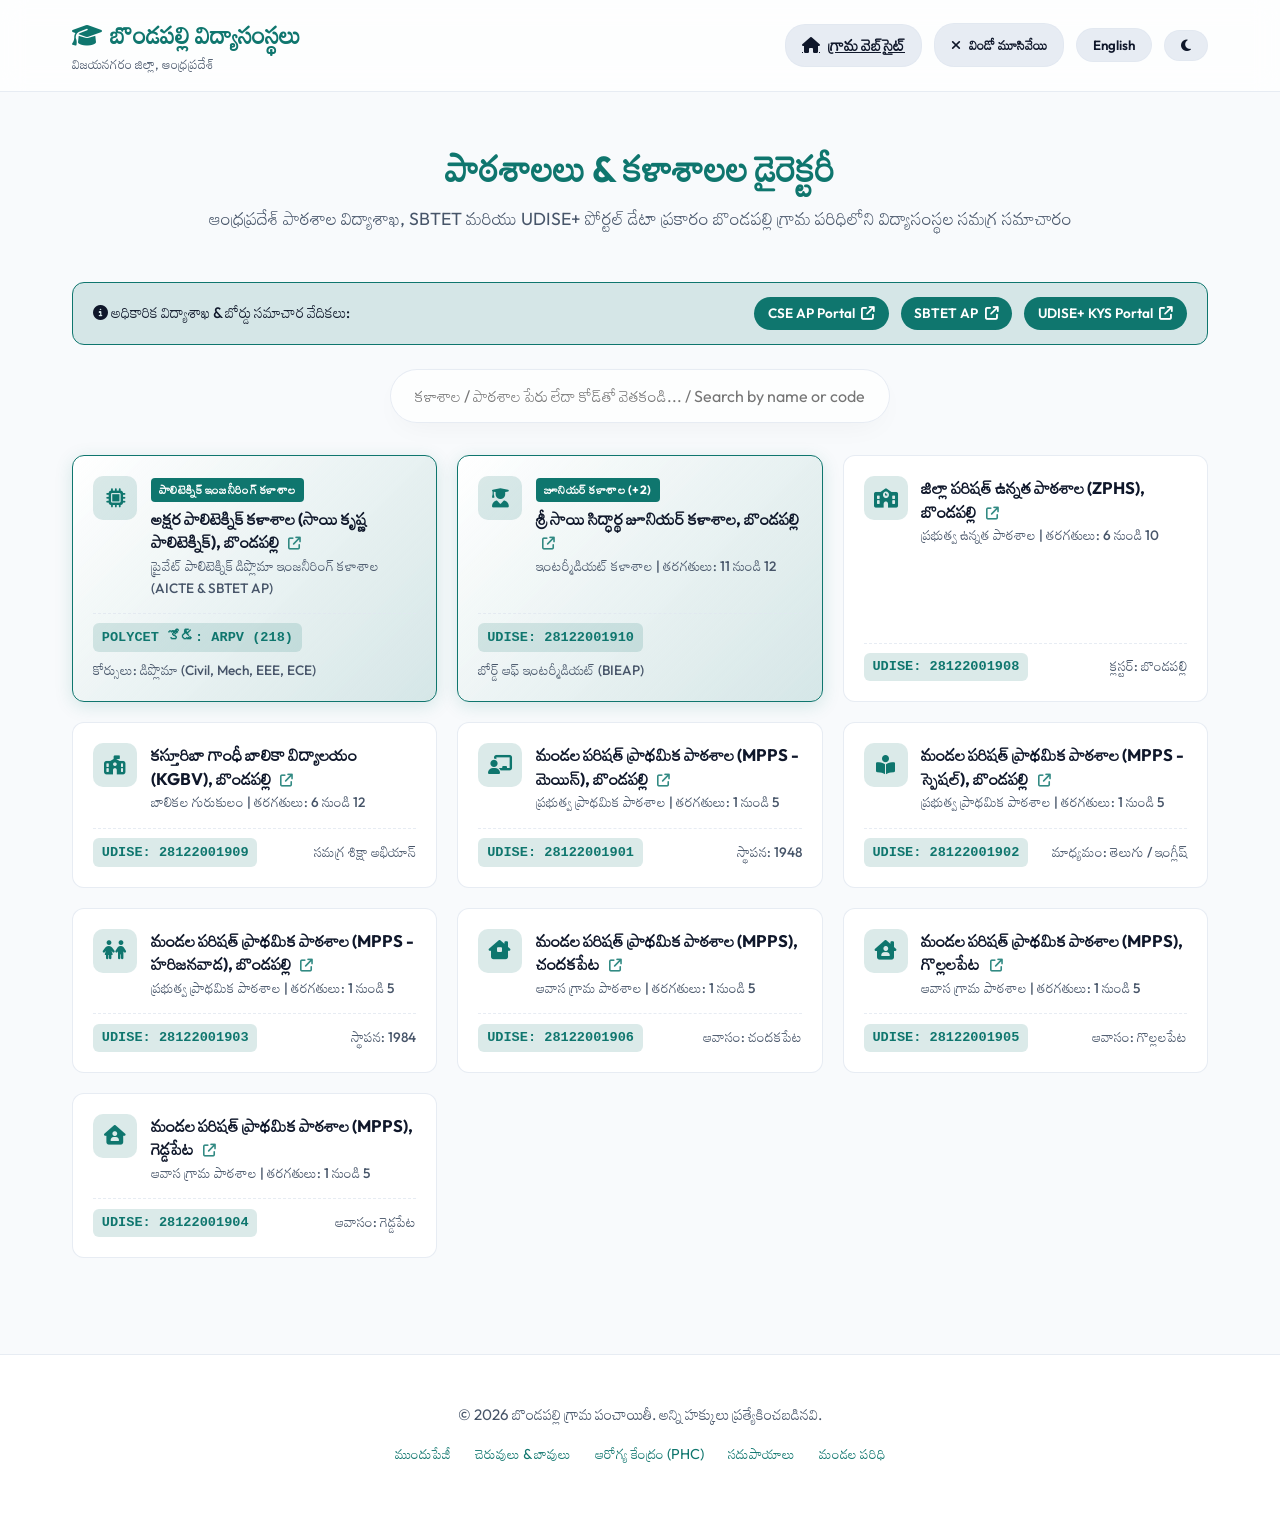
<file: schools.html>
<!DOCTYPE html>
<html lang="te" data-theme="light">
<head>
    <meta charset="UTF-8">
    <meta name="viewport" content="width=device-width, initial-scale=1.0">
    <meta http-equiv="Cache-Control" content="no-cache, no-store, must-revalidate">
    <meta http-equiv="Pragma" content="no-cache">
    <meta http-equiv="Expires" content="0">
    <title>బొండపల్లి పాఠశాలలు & కళాశాలల వివరాలు | Schools & Colleges - Bondapalle</title>
    <meta name="description" content="ఆంధ్రప్రదేశ్ పాఠశాల విద్యాశాఖ, SBTET మరియు UDISE+ డేటా ప్రకారం బొండపల్లి గ్రామ పరిధిలోని అన్ని విద్యాసంస్థల అధికారిక వివరాలు. Official directory of schools & polytechnic colleges in Bondapalle.">
    <link rel="stylesheet" href="style.css?v=20261121_3">
    <!-- FontAwesome Icons -->
    <link rel="stylesheet" href="https://cdnjs.cloudflare.com/ajax/libs/font-awesome/6.4.0/css/all.min.css">
</head>
<body>

    <!-- Header Navigation -->
    <header>
        <div class="nav-container">
            <div class="logo-section">
                <h1 id="nav-logo-text"><i class="fa-solid fa-graduation-cap"></i> బొండపల్లి విద్యాసంస్థలు</h1>
                <p id="nav-subtitle-text">విజయనగరం జిల్లా, ఆంధ్రప్రదేశ్</p>
            </div>
            <div class="page-header-actions">
                <a href="index.html" class="btn-lang" title="Go back to village homepage">
                    <i class="fa-solid fa-house"></i>
                    <span data-te="గ్రామ వెబ్‌సైట్" data-en="Home">గ్రామ వెబ్‌సైట్</span>
                </a>
                <button type="button" class="btn-lang" onclick="window.close()" title="Close this window">
                    <i class="fa-solid fa-xmark"></i>
                    <span data-te="విండో మూసివేయి" data-en="Close Window">విండో మూసివేయి</span>
                </button>
                <button class="btn-lang" id="lang-toggle" onclick="toggleLanguage()">English</button>
                <button class="btn-icon" id="theme-toggle" onclick="toggleTheme()" aria-label="Toggle Theme">
                    <i class="fa-solid fa-moon"></i>
                </button>
            </div>
        </div>
    </header>

    <main style="margin-top: 3rem;">
        <section class="section">
            <div class="section-header">
                <h2 data-te="పాఠశాలలు & కళాశాలల డైరెక్టరీ" data-en="Schools & Colleges Directory">పాఠశాలలు & కళాశాలల డైరెక్టరీ</h2>
                <p data-te="ఆంధ్రప్రదేశ్ పాఠశాల విద్యాశాఖ, SBTET మరియు UDISE+ పోర్టల్ డేటా ప్రకారం బొండపల్లి గ్రామ పరిధిలోని విద్యాసంస్థల సమగ్ర సమాచారం" data-en="Official records of educational institutions in Bondapalli village and its hamlets mapped with AP School Education, SBTET & UDISE+">ఆంధ్రప్రదేశ్ పాఠశాల విద్యాశాఖ, SBTET మరియు UDISE+ పోర్టల్ డేటా ప్రకారం బొండపల్లి గ్రామ పరిధిలోని విద్యాసంస్థల సమగ్ర సమాచారం</p>
            </div>

            <!-- Official Portals Notice Box -->
            <div class="school-portal-notice">
                <p>
                    <i class="fa-solid fa-circle-info"></i> 
                    <span data-te="అధికారిక విద్యాశాఖ & బోర్డు సమాచార వేదికలు:" data-en="Official Education & Board Portals:">అధికారిక విద్యాశాఖ & బోర్డు సమాచార వేదికలు:</span>
                </p>
                <div class="portal-links">
                    <a href="https://cse.ap.gov.in/" target="_blank" rel="noopener noreferrer" class="portal-badge-link">
                        <span>CSE AP Portal</span> <i class="fa-solid fa-arrow-up-right-from-square"></i>
                    </a>
                    <a href="https://sbtet.ap.gov.in/" target="_blank" rel="noopener noreferrer" class="portal-badge-link">
                        <span>SBTET AP</span> <i class="fa-solid fa-arrow-up-right-from-square"></i>
                    </a>
                    <a href="https://src.udiseplus.gov.in/" target="_blank" rel="noopener noreferrer" class="portal-badge-link">
                        <span>UDISE+ KYS Portal</span> <i class="fa-solid fa-arrow-up-right-from-square"></i>
                    </a>
                </div>
            </div>

            <!-- School Search Bar -->
            <div class="search-container">
                <input type="text" id="school-search" class="search-input" onkeyup="filterSchools()" placeholder="కళాశాల / పాఠశాల పేరు లేదా కోడ్‌తో వెతకండి... / Search by name or code...">
            </div>

            <!-- Grid of All 10 Institutions (Colleges & Higher Education first) -->
            <div class="school-grid">

                <!-- 1. Aksharaa Polytechnic (Sai Krishna Polytechnic) - Featured Card #1 -->
                <div class="school-item featured-college">
                    <div class="school-item-header">
                        <div class="school-item-icon"><i class="fa-solid fa-microchip"></i></div>
                        <div>
                            <span class="featured-badge" data-te="పాలిటెక్నిక్ ఇంజనీరింగ్ కళాశాల" data-en="Polytechnic College">పాలిటెక్నిక్ ఇంజనీరింగ్ కళాశాల</span>
                            <br>
                            <a href="https://www.aksharaapolytechnic.ac.in/" target="_blank" rel="noopener noreferrer" class="school-title-link">
                                <span data-te="అక్షర పాలిటెక్నిక్ కళాశాల (సాయి కృష్ణ పాలిటెక్నిక్), బొండపల్లి" data-en="Aksharaa Polytechnic (formerly Sai Krishna Polytechnic), Bondapalli">అక్షర పాలిటెక్నిక్ కళాశాల (సాయి కృష్ణ పాలిటెక్నిక్), బొండపల్లి</span>
                                <i class="fa-solid fa-arrow-up-right-from-square"></i>
                            </a>
                            <div class="class-tag" data-te="ప్రైవేట్ పాలిటెక్నిక్ డిప్లొమా ఇంజనీరింగ్ కళాశాల (AICTE & SBTET AP)" data-en="Private Polytechnic Diploma Engineering College (AICTE & SBTET AP)">ప్రైవేట్ పాలిటెక్నిక్ డిప్లొమా ఇంజనీరింగ్ కళాశాల (AICTE & SBTET AP)</div>
                        </div>
                    </div>
                    <div class="school-item-meta">
                        <span class="udise-tag">POLYCET కోడ్: ARPV (218)</span>
                        <span class="class-tag" data-te="కోర్సులు: డిప్లొమా (Civil, Mech, EEE, ECE)" data-en="Courses: Diploma (Civil, Mech, EEE, ECE)">కోర్సులు: డిప్లొమా (Civil, Mech, EEE, ECE)</span>
                    </div>
                </div>

                <!-- 2. Sri Sai Siddhartha Junior College - Featured Card #2 -->
                <div class="school-item featured-college">
                    <div class="school-item-header">
                        <div class="school-item-icon"><i class="fa-solid fa-user-graduate"></i></div>
                        <div>
                            <span class="featured-badge" data-te="జూనియర్ కళాశాల (+2)" data-en="Junior College (+2)">జూనియర్ కళాశాల (+2)</span>
                            <br>
                            <a href="https://schools.org.in/vizianagaram/28122001910/sri-sai-siddhartha-junior-college.html" target="_blank" rel="noopener noreferrer" class="school-title-link">
                                <span data-te="శ్రీ సాయి సిద్ధార్థ జూనియర్ కళాశాల, బొండపల్లి" data-en="Sri Sai Siddhartha Junior College, Bondapalli">శ్రీ సాయి సిద్ధార్థ జూనియర్ కళాశాల, బొండపల్లి</span>
                                <i class="fa-solid fa-arrow-up-right-from-square"></i>
                            </a>
                            <div class="class-tag" data-te="ఇంటర్మీడియట్ కళాశాల | తరగతులు: 11 నుండి 12" data-en="Intermediate Junior College | Classes: 11 to 12">ఇంటర్మీడియట్ కళాశాల | తరగతులు: 11 నుండి 12</div>
                        </div>
                    </div>
                    <div class="school-item-meta">
                        <span class="udise-tag">UDISE: 28122001910</span>
                        <span class="class-tag" data-te="బోర్డ్ ఆఫ్ ఇంటర్మీడియట్ (BIEAP)" data-en="Board of Intermediate (BIEAP)">బోర్డ్ ఆఫ్ ఇంటర్మీడియట్ (BIEAP)</span>
                    </div>
                </div>

                <!-- 3. ZPHS Bondapalli -->
                <div class="school-item">
                    <div class="school-item-header">
                        <div class="school-item-icon"><i class="fa-solid fa-school"></i></div>
                        <div>
                            <a href="https://schools.org.in/vizianagaram/28122001908/zphs-bondapalli.html" target="_blank" rel="noopener noreferrer" class="school-title-link">
                                <span data-te="జిల్లా పరిషత్ ఉన్నత పాఠశాల (ZPHS), బొండపల్లి" data-en="Zilla Parishad High School (ZPHS), Bondapalli">జిల్లా పరిషత్ ఉన్నత పాఠశాల (ZPHS), బొండపల్లి</span>
                                <i class="fa-solid fa-arrow-up-right-from-square"></i>
                            </a>
                            <div class="class-tag" data-te="ప్రభుత్వ ఉన్నత పాఠశాల | తరగతులు: 6 నుండి 10" data-en="Govt High School | Classes: 6 to 10">ప్రభుత్వ ఉన్నత పాఠశాల | తరగతులు: 6 నుండి 10</div>
                        </div>
                    </div>
                    <div class="school-item-meta">
                        <span class="udise-tag">UDISE: 28122001908</span>
                        <span class="class-tag" data-te="క్లస్టర్: బొండపల్లి" data-en="Cluster: Bondapalli">క్లస్టర్: బొండపల్లి</span>
                    </div>
                </div>

                <!-- 4. KGBV Bondapalli -->
                <div class="school-item">
                    <div class="school-item-header">
                        <div class="school-item-icon"><i class="fa-solid fa-school-flag"></i></div>
                        <div>
                            <a href="https://schools.org.in/vizianagaram/28122001909/kgbv-bondapalli.html" target="_blank" rel="noopener noreferrer" class="school-title-link">
                                <span data-te="కస్తూరిబా గాంధీ బాలికా విద్యాలయం (KGBV), బొండపల్లి" data-en="Kasturba Gandhi Balika Vidyalaya (KGBV), Bondapalli">కస్తూరిబా గాంధీ బాలికా విద్యాలయం (KGBV), బొండపల్లి</span>
                                <i class="fa-solid fa-arrow-up-right-from-square"></i>
                            </a>
                            <div class="class-tag" data-te="బాలికల గురుకులం | తరగతులు: 6 నుండి 12" data-en="Girls Residential School | Classes: 6 to 12">బాలికల గురుకులం | తరగతులు: 6 నుండి 12</div>
                        </div>
                    </div>
                    <div class="school-item-meta">
                        <span class="udise-tag">UDISE: 28122001909</span>
                        <span class="class-tag" data-te="సమగ్ర శిక్షా అభియాన్" data-en="Samagra Shiksha AP">సమగ్ర శిక్షా అభియాన్</span>
                    </div>
                </div>

                <!-- 5. MPPS Bondapalli (Main / R) -->
                <div class="school-item">
                    <div class="school-item-header">
                        <div class="school-item-icon"><i class="fa-solid fa-chalkboard-user"></i></div>
                        <div>
                            <a href="https://schools.org.in/vizianagaram/28122001901/mpps-bondapalli-r.html" target="_blank" rel="noopener noreferrer" class="school-title-link">
                                <span data-te="మండల పరిషత్ ప్రాథమిక పాఠశాల (MPPS - మెయిన్), బొండపల్లి" data-en="Mandal Parishad Primary School (MPPS - Main), Bondapalli">మండల పరిషత్ ప్రాథమిక పాఠశాల (MPPS - మెయిన్), బొండపల్లి</span>
                                <i class="fa-solid fa-arrow-up-right-from-square"></i>
                            </a>
                            <div class="class-tag" data-te="ప్రభుత్వ ప్రాథమిక పాఠశాల | తరగతులు: 1 నుండి 5" data-en="Govt Primary School | Classes: 1 to 5">ప్రభుత్వ ప్రాథమిక పాఠశాల | తరగతులు: 1 నుండి 5</div>
                        </div>
                    </div>
                    <div class="school-item-meta">
                        <span class="udise-tag">UDISE: 28122001901</span>
                        <span class="class-tag" data-te="స్థాపన: 1948" data-en="Established: 1948">స్థాపన: 1948</span>
                    </div>
                </div>

                <!-- 6. MPPS Bondapalli (SPL) -->
                <div class="school-item">
                    <div class="school-item-header">
                        <div class="school-item-icon"><i class="fa-solid fa-book-open-reader"></i></div>
                        <div>
                            <a href="https://schools.org.in/vizianagaram/28122001902/mpps-bondapalli-spl.html" target="_blank" rel="noopener noreferrer" class="school-title-link">
                                <span data-te="మండల పరిషత్ ప్రాథమిక పాఠశాల (MPPS - స్పెషల్), బొండపల్లి" data-en="Mandal Parishad Primary School (MPPS - Special), Bondapalli">మండల పరిషత్ ప్రాథమిక పాఠశాల (MPPS - స్పెషల్), బొండపల్లి</span>
                                <i class="fa-solid fa-arrow-up-right-from-square"></i>
                            </a>
                            <div class="class-tag" data-te="ప్రభుత్వ ప్రాథమిక పాఠశాల | తరగతులు: 1 నుండి 5" data-en="Govt Primary School | Classes: 1 to 5">ప్రభుత్వ ప్రాథమిక పాఠశాల | తరగతులు: 1 నుండి 5</div>
                        </div>
                    </div>
                    <div class="school-item-meta">
                        <span class="udise-tag">UDISE: 28122001902</span>
                        <span class="class-tag" data-te="మాధ్యమం: తెలుగు / ఇంగ్లీష్" data-en="Medium: Telugu / English">మాధ్యమం: తెలుగు / ఇంగ్లీష్</span>
                    </div>
                </div>

                <!-- 7. MPPS Bondapalli (H) -->
                <div class="school-item">
                    <div class="school-item-header">
                        <div class="school-item-icon"><i class="fa-solid fa-children"></i></div>
                        <div>
                            <a href="https://schools.org.in/vizianagaram/28122001903/mpps-bondapalli-h.html" target="_blank" rel="noopener noreferrer" class="school-title-link">
                                <span data-te="మండల పరిషత్ ప్రాథమిక పాఠశాల (MPPS - హరిజనవాడ), బొండపల్లి" data-en="Mandal Parishad Primary School (MPPS - Harijanawada), Bondapalli">మండల పరిషత్ ప్రాథమిక పాఠశాల (MPPS - హరిజనవాడ), బొండపల్లి</span>
                                <i class="fa-solid fa-arrow-up-right-from-square"></i>
                            </a>
                            <div class="class-tag" data-te="ప్రభుత్వ ప్రాథమిక పాఠశాల | తరగతులు: 1 నుండి 5" data-en="Govt Primary School | Classes: 1 to 5">ప్రభుత్వ ప్రాథమిక పాఠశాల | తరగతులు: 1 నుండి 5</div>
                        </div>
                    </div>
                    <div class="school-item-meta">
                        <span class="udise-tag">UDISE: 28122001903</span>
                        <span class="class-tag" data-te="స్థాపన: 1984" data-en="Established: 1984">స్థాపన: 1984</span>
                    </div>
                </div>

                <!-- 8. MPPS Chandakapeta -->
                <div class="school-item">
                    <div class="school-item-header">
                        <div class="school-item-icon"><i class="fa-solid fa-house-chimney-window"></i></div>
                        <div>
                            <a href="https://schools.org.in/vizianagaram/28122001906/mpps-chandakapeta.html" target="_blank" rel="noopener noreferrer" class="school-title-link">
                                <span data-te="మండల పరిషత్ ప్రాథమిక పాఠశాల (MPPS), చందకపేట" data-en="Mandal Parishad Primary School (MPPS), Chandakapeta">మండల పరిషత్ ప్రాథమిక పాఠశాల (MPPS), చందకపేట</span>
                                <i class="fa-solid fa-arrow-up-right-from-square"></i>
                            </a>
                            <div class="class-tag" data-te="ఆవాస గ్రామ పాఠశాల | తరగతులు: 1 నుండి 5" data-en="Hamlet Primary School | Classes: 1 to 5">ఆవాస గ్రామ పాఠశాల | తరగతులు: 1 నుండి 5</div>
                        </div>
                    </div>
                    <div class="school-item-meta">
                        <span class="udise-tag">UDISE: 28122001906</span>
                        <span class="class-tag" data-te="ఆవాసం: చందకపేట" data-en="Hamlet: Chandakapeta">ఆవాసం: చందకపేట</span>
                    </div>
                </div>

                <!-- 9. MPPS Gollalapeta -->
                <div class="school-item">
                    <div class="school-item-header">
                        <div class="school-item-icon"><i class="fa-solid fa-house-chimney-user"></i></div>
                        <div>
                            <a href="https://schools.org.in/vizianagaram/28122001905/mpps-gollalapeta.html" target="_blank" rel="noopener noreferrer" class="school-title-link">
                                <span data-te="మండల పరిషత్ ప్రాథమిక పాఠశాల (MPPS), గొల్లలపేట" data-en="Mandal Parishad Primary School (MPPS), Gollalapeta">మండల పరిషత్ ప్రాథమిక పాఠశాల (MPPS), గొల్లలపేట</span>
                                <i class="fa-solid fa-arrow-up-right-from-square"></i>
                            </a>
                            <div class="class-tag" data-te="ఆవాస గ్రామ పాఠశాల | తరగతులు: 1 నుండి 5" data-en="Hamlet Primary School | Classes: 1 to 5">ఆవాస గ్రామ పాఠశాల | తరగతులు: 1 నుండి 5</div>
                        </div>
                    </div>
                    <div class="school-item-meta">
                        <span class="udise-tag">UDISE: 28122001905</span>
                        <span class="class-tag" data-te="ఆవాసం: గొల్లలపేట" data-en="Hamlet: Gollalapeta">ఆవాసం: గొల్లలపేట</span>
                    </div>
                </div>

                <!-- 10. MPPS Geddapeta -->
                <div class="school-item">
                    <div class="school-item-header">
                        <div class="school-item-icon"><i class="fa-solid fa-house-user"></i></div>
                        <div>
                            <a href="https://schools.org.in/vizianagaram/28122001904/mpps-geddapeta.html" target="_blank" rel="noopener noreferrer" class="school-title-link">
                                <span data-te="మండల పరిషత్ ప్రాథమిక పాఠశాల (MPPS), గెడ్డపేట" data-en="Mandal Parishad Primary School (MPPS), Geddapeta">మండల పరిషత్ ప్రాథమిక పాఠశాల (MPPS), గెడ్డపేట</span>
                                <i class="fa-solid fa-arrow-up-right-from-square"></i>
                            </a>
                            <div class="class-tag" data-te="ఆవాస గ్రామ పాఠశాల | తరగతులు: 1 నుండి 5" data-en="Hamlet Primary School | Classes: 1 to 5">ఆవాస గ్రామ పాఠశాల | తరగతులు: 1 నుండి 5</div>
                        </div>
                    </div>
                    <div class="school-item-meta">
                        <span class="udise-tag">UDISE: 28122001904</span>
                        <span class="class-tag" data-te="ఆవాసం: గెడ్డపేట" data-en="Hamlet: Geddapeta">ఆవాసం: గెడ్డపేట</span>
                    </div>
                </div>

            </div>
        </section>
    </main>

    <!-- Footer -->
    <footer>
        <div class="footer-content">
            <p id="footer-text" data-te="&copy; 2026 బొండపల్లి గ్రామ పంచాయితీ. అన్ని హక్కులు ప్రత్యేకించబడినవి." data-en="&copy; 2026 Bondapalle Gram Panchayat. All Rights Reserved.">&copy; 2026 బొండపల్లి గ్రామ పంచాయితీ. అన్ని హక్కులు ప్రత్యేకించబడినవి.</p>
            <div class="footer-links">
                <a href="index.html" data-te="ముందుపేజీ" data-en="Home">ముందుపేజీ</a>
                <a href="irrigation.html" data-te="చెరువులు & బావులు" data-en="Ponds & Wells">చెరువులు & బావులు</a>
                <a href="phc.html" data-te="ఆరోగ్య కేంద్రం (PHC)" data-en="PHC">ఆరోగ్య కేంద్రం (PHC)</a>
                <a href="index.html#infrastructure" data-te="సదుపాయాలు" data-en="Infrastructure">సదుపాయాలు</a>
                <a href="index.html#hamlets" data-te="మండల పరిధి" data-en="Mandal Area">మండల పరిధి</a>
            </div>
        </div>
    </footer>

    <script src="app.js?v=20261121_4"></script>
</body>
</html>
</file>
<file: style.css>
@import url('https://fonts.googleapis.com/css2?family=Mandali&family=Outfit:wght@300;400;600;700&display=swap');

:root {
    /* Light Mode Palette */
    --bg-primary: #f8fafc;
    --bg-secondary: #ffffff;
    --card-bg: rgba(255, 255, 255, 0.75);
    --card-border: rgba(226, 232, 240, 0.8);
    --text-primary: #0f172a;
    --text-secondary: #475569;
    --accent: #0f766e; /* Teal representing nature/agriculture */
    --accent-hover: #115e59;
    --accent-glow: rgba(15, 118, 110, 0.15);
    --gradient-hero: linear-gradient(135deg, #0f766e 0%, #1e3a8a 100%);
    --shadow: 0 10px 30px -10px rgba(0, 0, 0, 0.05);
    --glass-blur: 12px;
}

[data-theme="dark"] {
    /* Dark Mode Palette */
    --bg-primary: #0b0f19;
    --bg-secondary: #111827;
    --card-bg: rgba(17, 24, 39, 0.7);
    --card-border: rgba(255, 255, 255, 0.08);
    --text-primary: #f8fafc;
    --text-secondary: #94a3b8;
    --accent: #14b8a6; /* Brighter teal for contrast */
    --accent-hover: #2dd4bf;
    --accent-glow: rgba(20, 184, 166, 0.25);
    --gradient-hero: linear-gradient(135deg, #115e59 0%, #0f172a 100%);
    --shadow: 0 10px 40px -15px rgba(0, 0, 0, 0.5);
}

* {
    margin: 0;
    padding: 0;
    box-sizing: border-box;
    font-family: 'Outfit', 'Mandali', sans-serif;
    transition: background-color 0.3s ease, border-color 0.3s ease, color 0.3s ease;
}

body {
    background-color: var(--bg-primary);
    color: var(--text-primary);
    line-height: 1.6;
    overflow-x: hidden;
}

/* Custom Scrollbar */
::-webkit-scrollbar {
    width: 8px;
}
::-webkit-scrollbar-track {
    background: var(--bg-primary);
}
::-webkit-scrollbar-thumb {
    background: var(--accent);
    border-radius: 4px;
}
::-webkit-scrollbar-thumb:hover {
    background: var(--accent-hover);
}

/* Navigation Header */
header {
    position: sticky;
    top: 0;
    z-index: 100;
    background: var(--card-bg);
    backdrop-filter: blur(var(--glass-blur));
    -webkit-backdrop-filter: blur(var(--glass-blur));
    border-bottom: 1px solid var(--card-border);
}

.nav-container {
    max-width: 1200px;
    margin: 0 auto;
    display: flex;
    justify-content: space-between;
    align-items: center;
    padding: 1rem 2rem;
}

.logo-section h1 {
    font-size: 1.5rem;
    font-weight: 700;
    color: var(--accent);
    display: flex;
    align-items: center;
    gap: 0.5rem;
}

.logo-section p {
    font-size: 0.8rem;
    color: var(--text-secondary);
}

nav ul {
    display: flex;
    list-style: none;
    gap: 1.5rem;
    align-items: center;
}

nav a {
    text-decoration: none;
    color: var(--text-secondary);
    font-weight: 500;
    font-size: 0.95rem;
    padding: 0.5rem 0.75rem;
    border-radius: 6px;
    transition: all 0.2s ease;
}

nav a:hover, nav a.active {
    color: var(--accent);
    background: var(--accent-glow);
}

.controls {
    display: flex;
    gap: 1rem;
    align-items: center;
}

.btn-icon, .btn-lang {
    background: var(--card-border);
    border: 1px solid var(--card-border);
    color: var(--text-primary);
    padding: 0.5rem 1rem;
    border-radius: 20px;
    cursor: pointer;
    font-weight: 600;
    display: flex;
    align-items: center;
    gap: 0.5rem;
    transition: all 0.2s ease;
}

.btn-icon:hover, .btn-lang:hover {
    background: var(--accent);
    color: #ffffff;
    border-color: var(--accent);
}

/* Hero Section */
.hero {
    background: var(--gradient-hero);
    color: #ffffff;
    padding: 6rem 2rem 4rem 2rem;
    text-align: center;
    position: relative;
    overflow: hidden;
}

.hero-content {
    max-width: 800px;
    margin: 0 auto;
    position: relative;
    z-index: 2;
}

.hero h2 {
    font-size: 3rem;
    margin-bottom: 1rem;
    font-weight: 700;
    line-height: 1.2;
}

.hero p {
    font-size: 1.25rem;
    margin-bottom: 2rem;
    opacity: 0.9;
}

.hero-graphic {
    max-width: 1000px;
    margin: 2rem auto -8rem auto;
    border-radius: 16px;
    overflow: hidden;
    box-shadow: 0 25px 50px -12px rgba(0, 0, 0, 0.4);
    border: 4px solid rgba(255, 255, 255, 0.1);
    position: relative;
    z-index: 5;
    background-color: var(--bg-secondary);
}

.hero-graphic img {
    width: 100%;
    height: 400px;
    object-fit: cover;
    display: block;
}

/* Main Container */
main {
    max-width: 1200px;
    margin: 10rem auto 4rem auto;
    padding: 0 2rem;
}

.section {
    margin-bottom: 6rem;
    scroll-margin-top: 100px;
}

.section-header {
    text-align: center;
    margin-bottom: 3rem;
}

.section-header h2 {
    font-size: 2.25rem;
    color: var(--accent);
    margin-bottom: 0.5rem;
}

.section-header p {
    color: var(--text-secondary);
    font-size: 1.1rem;
}

/* Grid & Glassmorphic Cards */
.grid-2 {
    display: grid;
    grid-template-columns: repeat(auto-fit, minmax(300px, 1fr));
    gap: 2rem;
}

.grid-3 {
    display: grid;
    grid-template-columns: repeat(auto-fit, minmax(280px, 1fr));
    gap: 2rem;
}

.card {
    background: var(--card-bg);
    border: 1px solid var(--card-border);
    backdrop-filter: blur(var(--glass-blur));
    -webkit-backdrop-filter: blur(var(--glass-blur));
    border-radius: 16px;
    padding: 2rem;
    box-shadow: var(--shadow);
    transition: transform 0.3s ease, box-shadow 0.3s ease;
}

.card:hover {
    transform: translateY(-5px);
    box-shadow: 0 20px 40px -15px rgba(0, 0, 0, 0.15);
    border-color: var(--accent);
}

.card-icon {
    font-size: 2.5rem;
    margin-bottom: 1rem;
    color: var(--accent);
}

.card h3 {
    font-size: 1.4rem;
    margin-bottom: 1rem;
    color: var(--text-primary);
}

.card p {
    color: var(--text-secondary);
    font-size: 0.95rem;
}

/* Stats Section */
.stats-grid {
    display: grid;
    grid-template-columns: repeat(auto-fit, minmax(200px, 1fr));
    gap: 1.5rem;
    margin-top: 2rem;
}

.stat-box {
    text-align: center;
    background: var(--bg-secondary);
    padding: 1.5rem;
    border-radius: 12px;
    border: 1px solid var(--card-border);
}

.stat-number {
    font-size: 2.2rem;
    font-weight: 700;
    color: var(--accent);
}

.stat-label {
    font-size: 0.9rem;
    color: var(--text-secondary);
    margin-top: 0.5rem;
}

/* Search Bar */
.search-container {
    max-width: 500px;
    margin: 0 auto 2rem auto;
    position: relative;
}

.search-input {
    width: 100%;
    padding: 1rem 1.5rem;
    border-radius: 30px;
    border: 1px solid var(--card-border);
    background: var(--card-bg);
    color: var(--text-primary);
    font-size: 1rem;
    outline: none;
    box-shadow: var(--shadow);
}

.search-input:focus {
    border-color: var(--accent);
}

/* List details */
.list-unstyled {
    list-style: none;
    margin-top: 1rem;
}

.list-unstyled li {
    padding: 0.5rem 0;
    border-bottom: 1px solid var(--card-border);
    display: flex;
    justify-content: space-between;
    font-size: 0.95rem;
}

.list-unstyled li span:first-child {
    font-weight: 600;
    color: var(--text-primary);
}

.list-unstyled li span:last-child {
    color: var(--text-secondary);
}

/* Custom list of hamlets */
.hamlet-list {
    max-height: 400px;
    overflow-y: auto;
    padding-right: 10px;
}

.hamlet-item {
    background: var(--bg-secondary);
    border: 1px solid var(--card-border);
    border-radius: 8px;
    padding: 0.75rem 1rem;
    margin-bottom: 0.5rem;
    display: flex;
    align-items: center;
    justify-content: space-between;
}

.hamlet-num {
    background: var(--accent-glow);
    color: var(--accent);
    font-weight: 700;
    width: 28px;
    height: 28px;
    border-radius: 50%;
    display: flex;
    align-items: center;
    justify-content: center;
    font-size: 0.8rem;
}

/* Interactive Map Container */
.map-frame {
    width: 100%;
    height: 350px;
    border-radius: 12px;
    border: none;
    margin-top: 1.5rem;
}

/* Schools & Colleges Section Styling */
.schools-card {
    margin-bottom: 2rem;
}

.school-portal-notice {
    display: flex;
    align-items: center;
    justify-content: space-between;
    flex-wrap: wrap;
    gap: 1rem;
    background: var(--accent-glow);
    border: 1px solid var(--accent);
    padding: 0.9rem 1.25rem;
    border-radius: 12px;
    margin: 1.25rem 0 1.5rem 0;
    font-size: 0.95rem;
}

.school-portal-notice p {
    margin: 0;
    color: var(--text-primary);
    font-weight: 500;
}

.portal-links {
    display: flex;
    gap: 0.75rem;
    flex-wrap: wrap;
}

.portal-badge-link {
    display: inline-flex;
    align-items: center;
    gap: 0.4rem;
    background: var(--accent);
    color: #ffffff !important;
    padding: 0.35rem 0.85rem;
    border-radius: 20px;
    text-decoration: none;
    font-size: 0.85rem;
    font-weight: 600;
    transition: background 0.2s ease, transform 0.2s ease;
}

.portal-badge-link:hover {
    background: var(--accent-hover);
    transform: translateY(-2px);
}

.school-grid {
    display: grid;
    grid-template-columns: repeat(auto-fit, minmax(320px, 1fr));
    gap: 1.25rem;
}

.school-item {
    background: var(--bg-secondary);
    border: 1px solid var(--card-border);
    border-radius: 12px;
    padding: 1.25rem;
    display: flex;
    flex-direction: column;
    justify-content: space-between;
    gap: 0.85rem;
    transition: all 0.25s ease;
}

.school-item:hover {
    border-color: var(--accent);
    transform: translateY(-3px);
    box-shadow: 0 12px 25px -8px rgba(0, 0, 0, 0.12);
}

.school-item-header {
    display: flex;
    align-items: flex-start;
    gap: 0.85rem;
}

.school-item-icon {
    width: 44px;
    height: 44px;
    border-radius: 10px;
    background: var(--accent-glow);
    color: var(--accent);
    display: flex;
    align-items: center;
    justify-content: center;
    font-size: 1.2rem;
    flex-shrink: 0;
}

.school-title-link {
    color: var(--text-primary);
    text-decoration: none;
    font-weight: 700;
    font-size: 1.05rem;
    line-height: 1.4;
    transition: color 0.2s ease;
    display: inline-block;
}

.school-title-link:hover {
    color: var(--accent);
}

.school-title-link i {
    font-size: 0.8rem;
    margin-left: 0.4rem;
    color: var(--accent);
    opacity: 0.85;
}

.school-item-meta {
    display: flex;
    flex-wrap: wrap;
    align-items: center;
    justify-content: space-between;
    gap: 0.5rem;
    padding-top: 0.6rem;
    border-top: 1px dashed var(--card-border);
    font-size: 0.85rem;
}

.udise-tag {
    font-family: monospace;
    font-weight: 600;
    color: var(--accent);
    background: var(--accent-glow);
    padding: 0.2rem 0.55rem;
    border-radius: 6px;
    font-size: 0.85rem;
}

.class-tag {
    color: var(--text-secondary);
    font-size: 0.85rem;
    font-weight: 500;
}

.featured-college {
    border-color: var(--accent) !important;
    background: linear-gradient(135deg, var(--bg-secondary) 0%, var(--accent-glow) 100%) !important;
    box-shadow: 0 4px 18px var(--accent-glow) !important;
}

.featured-badge {
    background: var(--accent);
    color: #ffffff;
    font-size: 0.75rem;
    font-weight: 700;
    padding: 0.15rem 0.5rem;
    border-radius: 4px;
    text-transform: uppercase;
    letter-spacing: 0.5px;
    display: inline-block;
    margin-bottom: 0.3rem;
}

/* Card Button Actions */
.grid-3 .card {
    display: flex;
    flex-direction: column;
}

.card-actions {
    display: flex;
    flex-wrap: wrap;
    gap: 0.6rem;
    margin-top: auto;
    padding-top: 1rem;
}

/* PHC specific styling */
.phc-stats-grid {
    display: grid;
    grid-template-columns: repeat(auto-fit, minmax(200px, 1fr));
    gap: 1rem;
    margin: 1.25rem 0;
}

.phc-stat-card {
    background: var(--bg-secondary);
    border: 1px solid var(--card-border);
    border-radius: 12px;
    padding: 1.1rem;
    text-align: center;
    transition: transform 0.2s ease, border-color 0.2s ease;
}

.phc-stat-card:hover {
    border-color: var(--accent);
    transform: translateY(-2px);
}

.phc-stat-icon {
    font-size: 1.7rem;
    color: var(--accent);
    margin-bottom: 0.35rem;
}

.phc-stat-val {
    font-size: 1.3rem;
    font-weight: 700;
    color: var(--text-primary);
}

.phc-stat-lbl {
    font-size: 0.85rem;
    color: var(--text-secondary);
    margin-top: 0.25rem;
}

.phone-link-btn {
    display: inline-flex;
    align-items: center;
    gap: 0.4rem;
    background: #10b981;
    color: #ffffff !important;
    padding: 0.3rem 0.75rem;
    border-radius: 20px;
    font-weight: 700;
    font-size: 0.85rem;
    text-decoration: none;
    transition: all 0.2s ease;
}

.phone-link-btn:hover {
    background: #059669;
    transform: translateY(-2px);
    box-shadow: 0 4px 12px rgba(16, 185, 129, 0.35);
}

.badge-tag {
    display: inline-block;
    padding: 0.2rem 0.55rem;
    border-radius: 6px;
    font-size: 0.78rem;
    font-weight: 600;
    background: var(--accent-glow);
    color: var(--accent);
    margin-right: 0.4rem;
    margin-bottom: 0.3rem;
}

.btn-details {
    display: inline-flex;
    align-items: center;
    gap: 0.45rem;
    background: var(--accent);
    color: #ffffff !important;
    padding: 0.55rem 1.1rem;
    border-radius: 20px;
    text-decoration: none;
    font-size: 0.88rem;
    font-weight: 600;
    transition: all 0.2s ease;
    border: none;
    cursor: pointer;
}

.btn-details:hover {
    background: var(--accent-hover);
    transform: translateY(-2px);
    box-shadow: 0 4px 12px var(--accent-glow);
}

.btn-details-secondary {
    display: inline-flex;
    align-items: center;
    gap: 0.45rem;
    background: var(--bg-secondary);
    color: var(--accent);
    border: 1px solid var(--accent);
    padding: 0.55rem 1rem;
    border-radius: 20px;
    font-size: 0.88rem;
    font-weight: 600;
    cursor: pointer;
    transition: all 0.2s ease;
}

.btn-details-secondary:hover {
    background: var(--accent-glow);
    transform: translateY(-2px);
}

/* Modal Window Styles */
.modal-backdrop {
    position: fixed;
    top: 0;
    left: 0;
    width: 100%;
    height: 100%;
    background: rgba(0, 0, 0, 0.72);
    backdrop-filter: blur(8px);
    -webkit-backdrop-filter: blur(8px);
    z-index: 1000;
    display: none;
    align-items: center;
    justify-content: center;
    padding: 1.25rem;
    opacity: 0;
    transition: opacity 0.25s ease;
}

.modal-backdrop.active {
    display: flex;
    opacity: 1;
}

.modal-content {
    background: var(--bg-primary);
    border: 1px solid var(--card-border);
    border-radius: 18px;
    max-width: 960px;
    width: 100%;
    max-height: 90vh;
    overflow-y: auto;
    padding: 2rem;
    box-shadow: 0 25px 60px -15px rgba(0, 0, 0, 0.5);
    position: relative;
    animation: modalSlideUp 0.3s cubic-bezier(0.16, 1, 0.3, 1);
}

@keyframes modalSlideUp {
    from {
        transform: translateY(30px) scale(0.97);
        opacity: 0;
    }
    to {
        transform: translateY(0) scale(1);
        opacity: 1;
    }
}

.modal-header {
    display: flex;
    justify-content: space-between;
    align-items: flex-start;
    border-bottom: 1px solid var(--card-border);
    padding-bottom: 1.25rem;
    margin-bottom: 1.5rem;
    gap: 1rem;
}

.modal-title h3 {
    font-size: 1.6rem;
    color: var(--accent);
    display: flex;
    align-items: center;
    gap: 0.6rem;
    margin-bottom: 0.25rem;
}

.modal-title p {
    color: var(--text-secondary);
    font-size: 0.95rem;
}

.modal-header-actions {
    display: flex;
    align-items: center;
    gap: 0.75rem;
    flex-shrink: 0;
}

.modal-close-btn {
    background: var(--card-border);
    border: none;
    color: var(--text-primary);
    width: 38px;
    height: 38px;
    border-radius: 50%;
    font-size: 1.1rem;
    display: flex;
    align-items: center;
    justify-content: center;
    cursor: pointer;
    transition: all 0.2s ease;
}

.modal-close-btn:hover {
    background: #ef4444;
    color: #ffffff;
    transform: rotate(90deg);
}

/* Standalone Page Enhancements */
.page-header-actions {
    display: flex;
    align-items: center;
    gap: 0.75rem;
}

/* Footer styling */
footer {
    background: var(--bg-secondary);
    border-top: 1px solid var(--card-border);
    padding: 3rem 2rem;
    text-align: center;
    margin-top: 6rem;
}

.footer-content {
    max-width: 800px;
    margin: 0 auto;
}

.footer-content p {
    color: var(--text-secondary);
    margin-bottom: 1rem;
    font-size: 0.95rem;
}

.footer-links {
    display: flex;
    justify-content: center;
    gap: 1.5rem;
    margin-top: 1rem;
}

.footer-links a {
    color: var(--accent);
    text-decoration: none;
    font-size: 0.9rem;
}

/* Responsive styles */
@media (max-width: 768px) {
    .nav-container {
        flex-direction: column;
        gap: 1rem;
        padding: 1rem;
    }
    
    nav ul {
        flex-wrap: wrap;
        justify-content: center;
        gap: 0.75rem;
    }

    .hero h2 {
        font-size: 2rem;
    }
    
    .hero-graphic {
        margin-top: 1.5rem;
        margin-bottom: -5rem;
    }
    
    .hero-graphic img {
        height: 250px;
    }
    
    main {
        margin-top: 7rem;
    }
    
    .section {
        margin-bottom: 4rem;
    }
}
</file>
